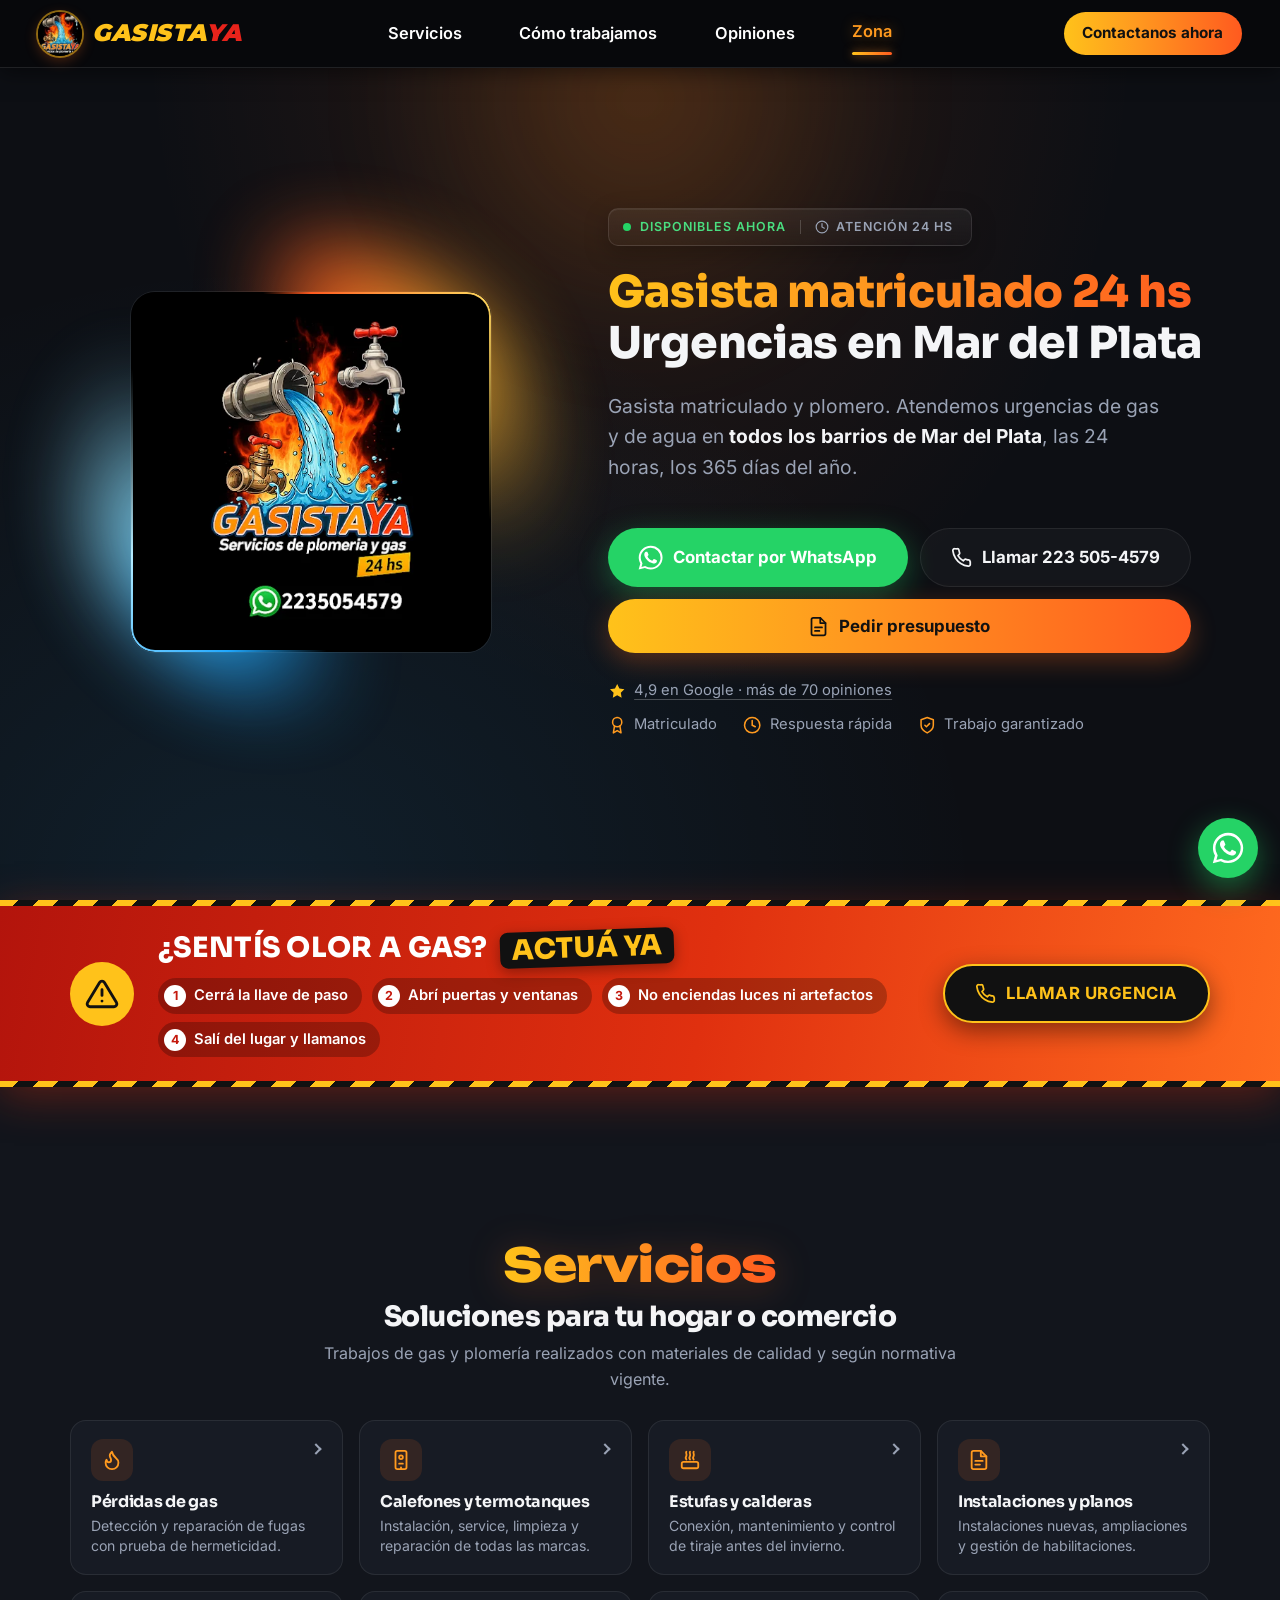
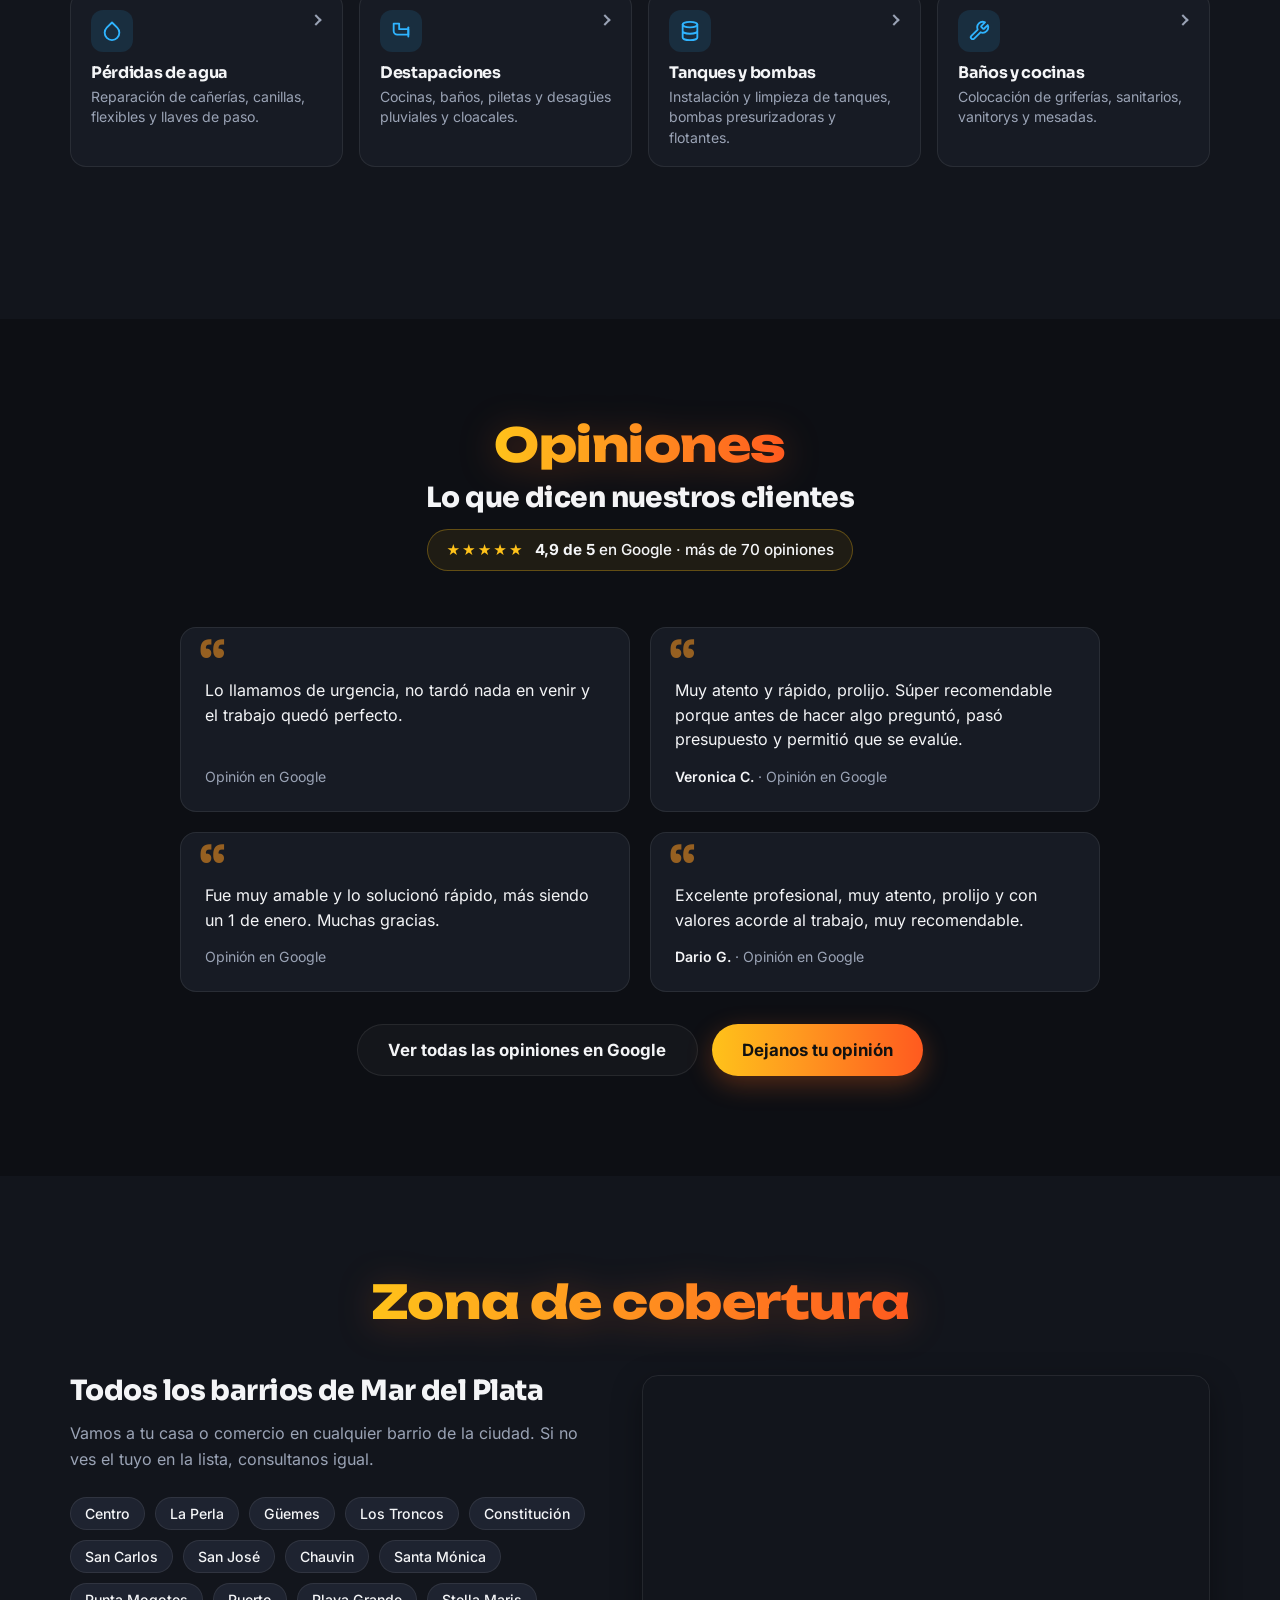
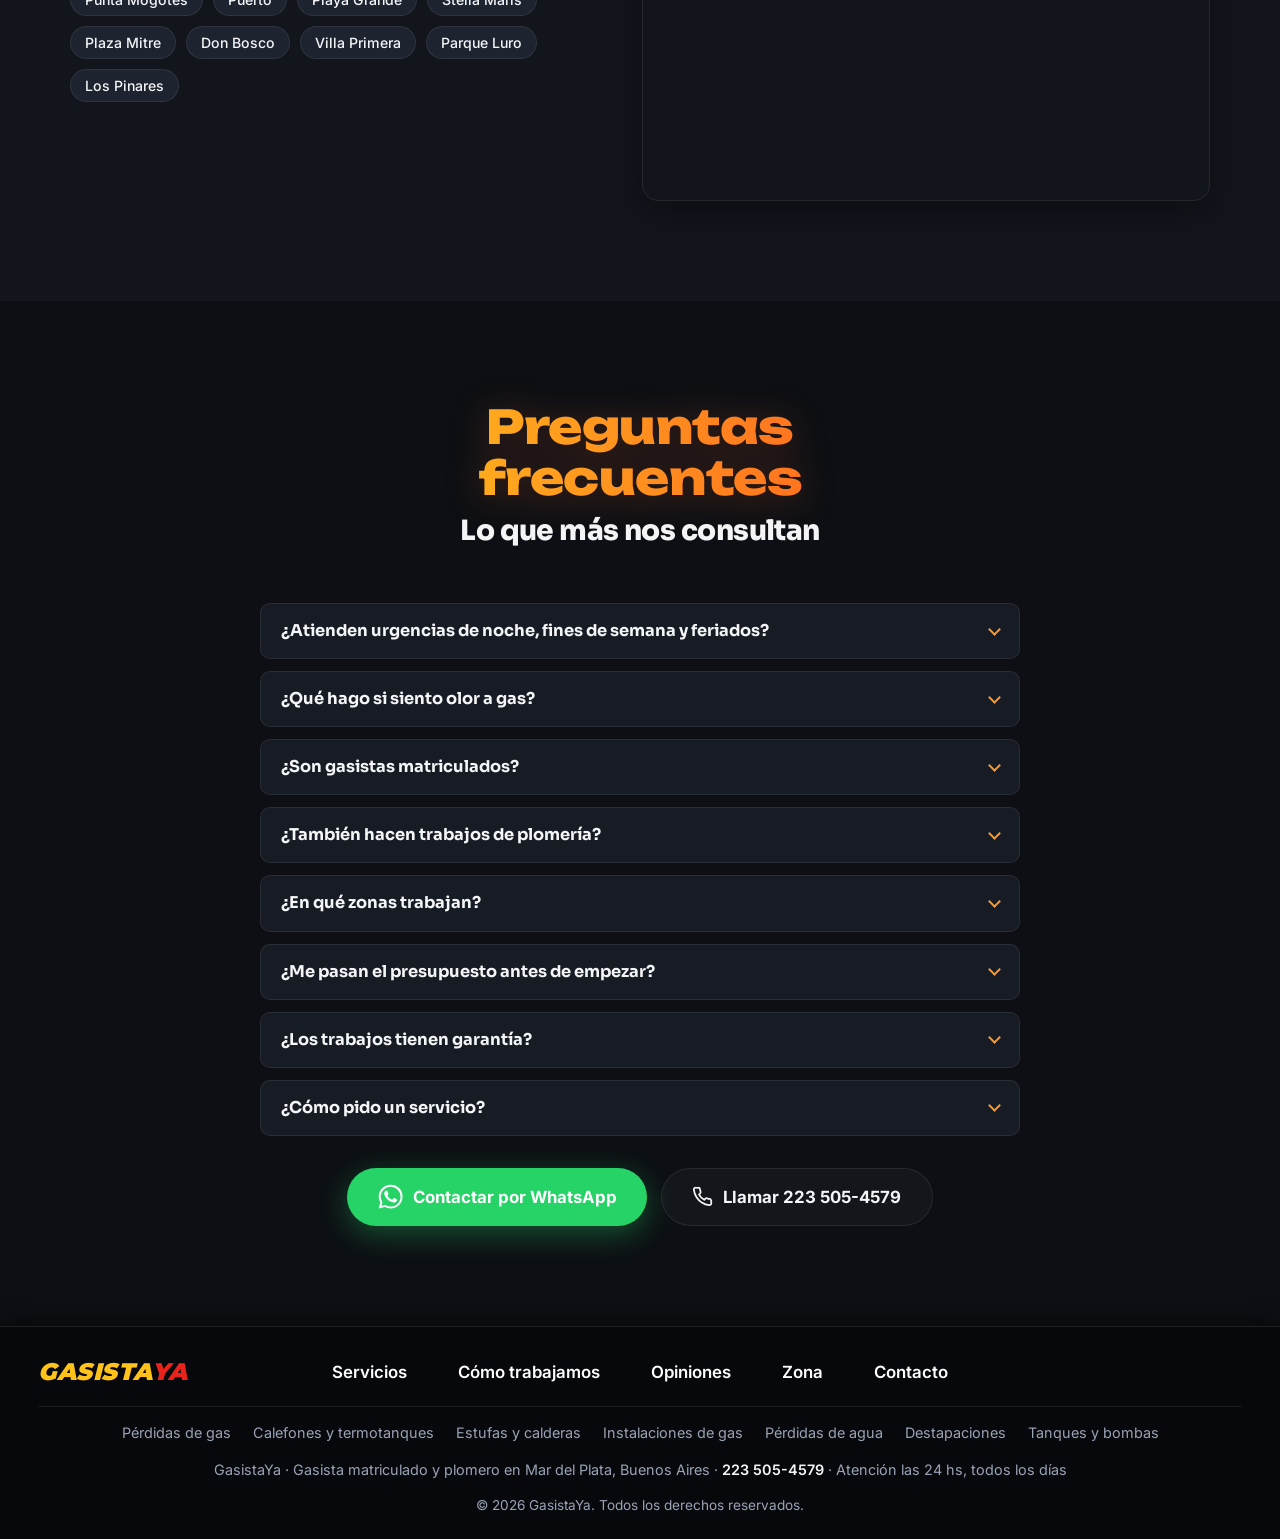
<file: index.html>
<!DOCTYPE html>
<html lang="es-AR" class="no-js">
<head>
  <meta charset="UTF-8" />
  <meta name="viewport" content="width=device-width, initial-scale=1.0" />
  <title>Gasista matriculado en Mar del Plata · Urgencias 24 hs | GasistaYa</title>
  <meta name="description" content="Gasista matriculado y plomero de urgencia en Mar del Plata. Pérdidas de gas, calefones, estufas, destapaciones y más. Atención 24 hs. WhatsApp 223 505-4579." />
  <meta name="theme-color" content="#0d0f14" />
  <link rel="canonical" href="https://gasistaya.com/" />

  <!-- Open Graph (vista previa al compartir el link) -->
  <meta property="og:title" content="Gasista matriculado en Mar del Plata · Urgencias 24 hs" />
  <meta property="og:description" content="Pérdidas de gas, calefones, estufas y plomería de urgencia en Mar del Plata. Atención 24 hs, todos los días." />
  <meta property="og:locale" content="es_AR" />
  <meta property="og:site_name" content="GasistaYa" />
  <meta property="og:url" content="https://gasistaya.com/" />
  <meta property="og:image" content="https://gasistaya.com/og-image.png" />
  <meta property="og:image:width" content="1200" />
  <meta property="og:image:height" content="630" />
  <meta name="twitter:card" content="summary_large_image" />
  <meta property="og:type" content="website" />

  <link rel="icon" href="favicon.ico" sizes="16x16 32x32 48x48" />
  <link rel="icon" type="image/png" sizes="96x96" href="favicon-96.png" />
  <link rel="apple-touch-icon" href="apple-touch-icon.png" />
  <link rel="preload" href="fonts/inter-latin.woff2" as="font" type="font/woff2" crossorigin />
  <link rel="preload" href="fonts/sora-latin.woff2" as="font" type="font/woff2" crossorigin />
  <link rel="stylesheet" href="styles.css" />

  <!-- Datos estructurados para Google (nombre del sitio) -->
  <script type="application/ld+json">
  {
    "@context": "https://schema.org",
    "@type": "WebSite",
    "@id": "https://gasistaya.com/#sitio",
    "url": "https://gasistaya.com/",
    "name": "GasistaYa",
    "alternateName": ["Gasista Ya", "Plomero Gasista Ya"],
    "inLanguage": "es-AR",
    "publisher": { "@id": "https://gasistaya.com/#negocio" }
  }
  </script>

  <!-- Datos estructurados para Google (negocio local) -->
  <script type="application/ld+json">
  {
    "@context": "https://schema.org",
    "@type": ["Plumber", "HVACBusiness"],
    "@id": "https://gasistaya.com/#negocio",
    "name": "GasistaYa",
    "alternateName": "Plomero Gasista Ya",
    "url": "https://gasistaya.com/",
    "image": "https://gasistaya.com/og-image.png",
    "logo": "https://gasistaya.com/logo-gasistaya.webp",
    "description": "Gasista matriculado y plomero en Mar del Plata. Urgencias de gas y plomería las 24 hs, todos los días.",
    "telephone": "+5492235054579",
    "hasMap": "https://www.google.com/maps?cid=2627887052443892704",
    "sameAs": ["https://www.google.com/maps?cid=2627887052443892704"],
    "areaServed": {
      "@type": "City",
      "name": "Mar del Plata",
      "containsPlace": [
        { "@type": "Place", "name": "Centro" },
        { "@type": "Place", "name": "La Perla" },
        { "@type": "Place", "name": "Güemes" },
        { "@type": "Place", "name": "Los Troncos" },
        { "@type": "Place", "name": "Constitución" },
        { "@type": "Place", "name": "San Carlos" },
        { "@type": "Place", "name": "San José" },
        { "@type": "Place", "name": "Chauvin" },
        { "@type": "Place", "name": "Santa Mónica" },
        { "@type": "Place", "name": "Punta Mogotes" },
        { "@type": "Place", "name": "Puerto" },
        { "@type": "Place", "name": "Playa Grande" },
        { "@type": "Place", "name": "Stella Maris" },
        { "@type": "Place", "name": "Plaza Mitre" },
        { "@type": "Place", "name": "Don Bosco" },
        { "@type": "Place", "name": "Villa Primera" },
        { "@type": "Place", "name": "Parque Luro" },
        { "@type": "Place", "name": "Los Pinares" }
      ]
    },
    "address": { "@type": "PostalAddress", "addressLocality": "Mar del Plata", "addressRegion": "Buenos Aires", "addressCountry": "AR" },
    "openingHoursSpecification": {
      "@type": "OpeningHoursSpecification",
      "dayOfWeek": ["Monday","Tuesday","Wednesday","Thursday","Friday","Saturday","Sunday"],
      "opens": "00:00", "closes": "23:59"
    },
    "hasOfferCatalog": {
      "@type": "OfferCatalog",
      "name": "Servicios de gas y plomería",
      "itemListElement": [
        { "@type": "Offer", "itemOffered": { "@type": "Service", "name": "Detección y reparación de pérdidas de gas", "url": "https://gasistaya.com/perdidas-de-gas.html" } },
        { "@type": "Offer", "itemOffered": { "@type": "Service", "name": "Instalación y service de calefones y termotanques", "url": "https://gasistaya.com/calefones-y-termotanques.html" } },
        { "@type": "Offer", "itemOffered": { "@type": "Service", "name": "Conexión y mantenimiento de estufas y calderas", "url": "https://gasistaya.com/estufas-y-calderas.html" } },
        { "@type": "Offer", "itemOffered": { "@type": "Service", "name": "Instalaciones de gas, planos y habilitaciones", "url": "https://gasistaya.com/instalaciones-de-gas.html" } },
        { "@type": "Offer", "itemOffered": { "@type": "Service", "name": "Reparación de pérdidas de agua", "url": "https://gasistaya.com/perdidas-de-agua.html" } },
        { "@type": "Offer", "itemOffered": { "@type": "Service", "name": "Destapaciones", "url": "https://gasistaya.com/destapaciones.html" } },
        { "@type": "Offer", "itemOffered": { "@type": "Service", "name": "Instalación de tanques y bombas", "url": "https://gasistaya.com/tanques-y-bombas.html" } },
        { "@type": "Offer", "itemOffered": { "@type": "Service", "name": "Colocación de griferías, sanitarios y mesadas" } }
      ]
    }
  }
  </script>
</head>
<body>

  <!-- ============ HEADER ============ -->
  <header class="header" id="header">
    <div class="header__inner">
      <a href="#inicio" class="brand" aria-label="GasistaYa, ir al inicio">
        <span class="brand__logo"><img src="logo-gasistaya-192.webp" alt="" width="44" height="44" /></span>
        <span class="brand__name">GASISTA<span>YA</span></span>
      </a>

      <nav class="nav" id="nav" aria-label="Navegación principal">
        <a href="#servicios">Servicios</a>
        <a href="como-trabajamos.html">Cómo trabajamos</a>
        <a href="#opiniones">Opiniones</a>
        <a href="#zona">Zona</a>
        <a href="presupuesto.html" class="nav__cta nav__cta--mobile">Contactanos ahora</a>
      </nav>

      <a href="presupuesto.html" class="nav__cta header__cta">Contactanos ahora</a>

      <button type="button" class="menu-toggle" id="menuToggle" aria-label="Abrir menú" aria-expanded="false" aria-controls="nav">
        <span></span><span></span><span></span>
      </button>
    </div>
  </header>

  <main>
    <!-- ============ HERO ============ -->
    <section class="hero" id="inicio">
      <div class="hero__glow" aria-hidden="true"></div>
      <div class="container hero__inner">
        <div class="hero__logo">
          <img src="logo-gasistaya.webp" alt="Logo de GasistaYa – Servicios de plomería y gas 24 hs" width="400" height="400" fetchpriority="high"
               onerror="this.parentElement.classList.add('hero__logo--fallback'); this.remove();" />
          <div class="hero__logo-text" aria-hidden="true">GASISTA<span>YA</span><small>Plomería y gas · 24 hs</small></div>
        </div>

        <div class="hero__content">
          <span class="status">
            <span class="status__live">
              <span class="status__dot"></span>
              <span id="statusText">Disponibles ahora</span>
            </span>
            <span class="status__sep" aria-hidden="true"></span>
            <span class="status__info">
              <svg class="status__icon" viewBox="0 0 24 24" aria-hidden="true"><use href="#i-clock"/></svg>
              <span id="statusSub">Atención 24 hs</span>
            </span>
          </span>

          <h1 class="hero__title">
            <span class="gradient-text">Gasista matriculado 24 hs</span>
            Urgencias en Mar del Plata
          </h1>

          <p class="hero__subtitle">
            Gasista matriculado y plomero. Atendemos urgencias de gas y de agua en
            <strong>todos los barrios de Mar del Plata</strong>, las 24 horas, los 365 días del año.
          </p>

          <div class="hero__actions">
            <a class="btn btn--whatsapp js-wa" data-msg="Hola GasistaYa, necesito un servicio urgente." href="https://wa.me/5492235054579" target="_blank" rel="noopener">
              <svg class="icon" viewBox="0 0 24 24" aria-hidden="true"><use href="#i-whatsapp"/></svg>
              Contactar por WhatsApp
            </a>
            <a class="btn btn--ghost" href="tel:+5492235054579">
              <svg class="icon" viewBox="0 0 24 24" aria-hidden="true"><use href="#i-phone"/></svg>
              Llamar 223 505-4579
            </a>
            <a class="btn btn--quote" href="presupuesto.html">
              <svg class="icon" viewBox="0 0 24 24" aria-hidden="true"><use href="#i-doc"/></svg>
              Pedir presupuesto
            </a>
          </div>

          <ul class="trust">
            <li class="trust__rating"><a href="#opiniones"><svg class="icon icon--star" viewBox="0 0 24 24" aria-hidden="true"><use href="#i-star"/></svg> 4,9 en Google · más de 70 opiniones</a></li>
            <li><svg class="icon" viewBox="0 0 24 24" aria-hidden="true"><use href="#i-badge"/></svg> Matriculado</li>
            <li><svg class="icon" viewBox="0 0 24 24" aria-hidden="true"><use href="#i-clock"/></svg> Respuesta rápida</li>
            <li><svg class="icon" viewBox="0 0 24 24" aria-hidden="true"><use href="#i-shield"/></svg> Trabajo garantizado</li>
          </ul>
        </div>
      </div>
    </section>

    <!-- ============ ALERTA DE GAS ============ -->
    <section class="alert-band" aria-labelledby="alertTitle">
      <div class="container alert-band__inner">
        <div class="alert-band__icon" aria-hidden="true">
          <svg class="icon" viewBox="0 0 24 24"><use href="#i-alert"/></svg>
        </div>

        <div class="alert-band__body">
          <h2 class="alert-band__title" id="alertTitle">¿Sentís olor a gas? <span class="alert-band__highlight">Actuá ya</span></h2>
          <ol class="alert-band__steps">
            <li><span>1</span>Cerrá la llave de paso</li>
            <li><span>2</span>Abrí puertas y ventanas</li>
            <li><span>3</span>No enciendas luces ni artefactos</li>
            <li><span>4</span>Salí del lugar y llamanos</li>
          </ol>
        </div>

        <a class="btn alert-band__btn" href="tel:+5492235054579">
          <svg class="icon" viewBox="0 0 24 24" aria-hidden="true"><use href="#i-phone"/></svg>
          Llamar urgencia
        </a>
      </div>
    </section>

    <!-- ============ SERVICIOS ============ -->
    <section class="section section--alt" id="servicios">
      <div class="container">
        <header class="section__head reveal">
          <span class="eyebrow section-title">Servicios</span>
          <h2>Soluciones para tu hogar o comercio</h2>
          <p>Trabajos de gas y plomería realizados con materiales de calidad y según normativa vigente.</p>
        </header>

        <div class="grid grid--services">
          <article class="card card--link reveal">
            <div class="card__icon card__icon--fire"><svg class="icon" viewBox="0 0 24 24"><use href="#i-flame"/></svg></div>
            <h3><a href="perdidas-de-gas.html">Pérdidas de gas</a></h3>
            <p>Detección y reparación de fugas con prueba de hermeticidad.</p>
          </article>
          <article class="card card--link reveal">
            <div class="card__icon card__icon--fire"><svg class="icon" viewBox="0 0 24 24"><use href="#i-heater"/></svg></div>
            <h3><a href="calefones-y-termotanques.html">Calefones y termotanques</a></h3>
            <p>Instalación, service, limpieza y reparación de todas las marcas.</p>
          </article>
          <article class="card card--link reveal">
            <div class="card__icon card__icon--fire"><svg class="icon" viewBox="0 0 24 24"><use href="#i-heat"/></svg></div>
            <h3><a href="estufas-y-calderas.html">Estufas y calderas</a></h3>
            <p>Conexión, mantenimiento y control de tiraje antes del invierno.</p>
          </article>
          <article class="card card--link reveal">
            <div class="card__icon card__icon--fire"><svg class="icon" viewBox="0 0 24 24"><use href="#i-doc"/></svg></div>
            <h3><a href="instalaciones-de-gas.html">Instalaciones y planos</a></h3>
            <p>Instalaciones nuevas, ampliaciones y gestión de habilitaciones.</p>
          </article>
          <article class="card card--water card--link reveal">
            <div class="card__icon card__icon--water"><svg class="icon" viewBox="0 0 24 24"><use href="#i-drop"/></svg></div>
            <h3><a href="perdidas-de-agua.html">Pérdidas de agua</a></h3>
            <p>Reparación de cañerías, canillas, flexibles y llaves de paso.</p>
          </article>
          <article class="card card--water card--link reveal">
            <div class="card__icon card__icon--water"><svg class="icon" viewBox="0 0 24 24"><use href="#i-pipe"/></svg></div>
            <h3><a href="destapaciones.html">Destapaciones</a></h3>
            <p>Cocinas, baños, piletas y desagües pluviales y cloacales.</p>
          </article>
          <article class="card card--water card--link reveal">
            <div class="card__icon card__icon--water"><svg class="icon" viewBox="0 0 24 24"><use href="#i-tank"/></svg></div>
            <h3><a href="tanques-y-bombas.html">Tanques y bombas</a></h3>
            <p>Instalación y limpieza de tanques, bombas presurizadoras y flotantes.</p>
          </article>
          <article class="card card--water card--link reveal">
            <div class="card__icon card__icon--water"><svg class="icon" viewBox="0 0 24 24"><use href="#i-wrench"/></svg></div>
            <h3><a href="presupuesto.html?servicio=banos-y-cocinas">Baños y cocinas</a></h3>
            <p>Colocación de griferías, sanitarios, vanitorys y mesadas.</p>
          </article>
        </div>
      </div>
    </section>

    <!-- ============ OPINIONES ============ -->
    <!-- Opiniones reales tomadas del Perfil de Negocio en Google (solo se corrigió ortografía) -->
    <section class="section" id="opiniones">
      <div class="container">
        <header class="section__head reveal">
          <span class="eyebrow section-title">Opiniones</span>
          <h2>Lo que dicen nuestros clientes</h2>
          <p>
            <span class="rating">
              <span class="rating__stars" aria-hidden="true">★★★★★</span>
              <span><strong>4,9 de 5</strong> en Google · más de 70 opiniones</span>
            </span>
          </p>
        </header>

        <div class="grid grid--reviews">
          <figure class="review reveal">
            <blockquote>Lo llamamos de urgencia, no tardó nada en venir y el trabajo quedó perfecto.</blockquote>
            <figcaption>Opinión en Google</figcaption>
          </figure>
          <figure class="review reveal">
            <blockquote>Muy atento y rápido, prolijo. Súper recomendable porque antes de hacer algo preguntó, pasó presupuesto y permitió que se evalúe.</blockquote>
            <figcaption><strong>Veronica C.</strong> · Opinión en Google</figcaption>
          </figure>
          <figure class="review reveal">
            <blockquote>Fue muy amable y lo solucionó rápido, más siendo un 1 de enero. Muchas gracias.</blockquote>
            <figcaption>Opinión en Google</figcaption>
          </figure>
          <figure class="review reveal">
            <blockquote>Excelente profesional, muy atento, prolijo y con valores acorde al trabajo, muy recomendable.</blockquote>
            <figcaption><strong>Dario G.</strong> · Opinión en Google</figcaption>
          </figure>
        </div>

        <div class="cta-row reveal">
          <a class="btn btn--ghost" href="https://www.google.com/maps?cid=2627887052443892704" target="_blank" rel="noopener">Ver todas las opiniones en Google</a>
          <a class="btn btn--quote" href="https://search.google.com/local/writereview?placeid=ChIJ6yO78uzfhJUR4DvE3lkheCQ" target="_blank" rel="noopener">Dejanos tu opinión</a>
        </div>
      </div>
    </section>

    <!-- ============ ZONA ============ -->
    <section class="section section--alt" id="zona">
      <div class="container zona">
        <span class="eyebrow section-title zona__title reveal">Zona de cobertura</span>
        <div class="zona__text reveal">
          <h2>Todos los barrios de Mar del Plata</h2>
          <p>Vamos a tu casa o comercio en cualquier barrio de la ciudad. Si no ves el tuyo en la lista, consultanos igual.</p>
          <ul class="tags" id="zonaTags" aria-label="Elegí un barrio para verlo en el mapa">
            <li><button type="button" class="tag" data-q="Centro, Mar del Plata" data-z="15">Centro</button></li>
            <li><button type="button" class="tag" data-q="La Perla, Mar del Plata" data-z="15">La Perla</button></li>
            <li><button type="button" class="tag" data-q="Güemes, Mar del Plata" data-z="15">Güemes</button></li>
            <li><button type="button" class="tag" data-q="Los Troncos, Mar del Plata" data-z="15">Los Troncos</button></li>
            <li><button type="button" class="tag" data-q="Constitución, Mar del Plata" data-z="15">Constitución</button></li>
            <li><button type="button" class="tag" data-q="San Carlos, Mar del Plata" data-z="15">San Carlos</button></li>
            <li><button type="button" class="tag" data-q="San José, Mar del Plata" data-z="15">San José</button></li>
            <li><button type="button" class="tag" data-q="Chauvin, Mar del Plata" data-z="15">Chauvin</button></li>
            <li><button type="button" class="tag" data-q="Santa Mónica, Mar del Plata" data-z="15">Santa Mónica</button></li>
            <li><button type="button" class="tag" data-q="Punta Mogotes, Mar del Plata" data-z="15">Punta Mogotes</button></li>
            <li><button type="button" class="tag" data-q="Puerto de Mar del Plata" data-z="15">Puerto</button></li>
            <li><button type="button" class="tag" data-q="Playa Grande, Mar del Plata" data-z="15">Playa Grande</button></li>
            <li><button type="button" class="tag" data-q="Stella Maris, Mar del Plata" data-z="15">Stella Maris</button></li>
            <li><button type="button" class="tag" data-q="Plaza Mitre, Mar del Plata" data-z="15">Plaza Mitre</button></li>
            <li><button type="button" class="tag" data-q="Barrio Don Bosco, Mar del Plata" data-z="15">Don Bosco</button></li>
            <li><button type="button" class="tag" data-q="Villa Primera, Mar del Plata" data-z="15">Villa Primera</button></li>
            <li><button type="button" class="tag" data-q="Parque Luro, Mar del Plata" data-z="15">Parque Luro</button></li>
            <li><button type="button" class="tag" data-q="Los Pinares, Mar del Plata" data-z="15">Los Pinares</button></li>
          </ul>
        </div>
        <div class="zona__map reveal">
          <iframe
            id="zonaMap"
            title="Mapa de Mar del Plata"
            data-src="https://www.google.com/maps?q=Mar+del+Plata,+Buenos+Aires&z=12&output=embed"
            loading="lazy" referrerpolicy="no-referrer-when-downgrade"></iframe>
        </div>
      </div>
    </section>

    <!-- ============ PREGUNTAS FRECUENTES ============ -->
    <section class="section" id="preguntas">
      <div class="container">
        <header class="section__head reveal">
          <span class="eyebrow section-title">Preguntas frecuentes</span>
          <h2>Lo que más nos consultan</h2>
        </header>

        <div class="faq">
          <details class="faq__item">
            <summary><h3>¿Atienden urgencias de noche, fines de semana y feriados?</h3></summary>
            <p>Sí. Tenemos guardia las 24 horas, los 365 días del año, incluidos feriados. Escribinos por WhatsApp o llamanos al 223 505-4579 y coordinamos la visita.</p>
          </details>
          <details class="faq__item">
            <summary><h3>¿Qué hago si siento olor a gas?</h3></summary>
            <p>Cerrá la llave de paso, abrí puertas y ventanas, no enciendas luces ni artefactos y salí del lugar. Después llamanos: vamos, encontramos la pérdida y la reparamos con prueba de hermeticidad. <a href="perdidas-de-gas.html">Más sobre pérdidas de gas</a>.</p>
          </details>
          <details class="faq__item">
            <summary><h3>¿Son gasistas matriculados?</h3></summary>
            <p>Sí. Los trabajos de gas los hace un gasista matriculado, habilitado para instalaciones nuevas, reparaciones, planos y trámites de habilitación.</p>
          </details>
          <details class="faq__item">
            <summary><h3>¿También hacen trabajos de plomería?</h3></summary>
            <p>Sí. Además de gas, reparamos pérdidas de agua, hacemos destapaciones, instalamos y limpiamos tanques y bombas, y colocamos griferías y sanitarios.</p>
          </details>
          <details class="faq__item">
            <summary><h3>¿En qué zonas trabajan?</h3></summary>
            <p>En todos los barrios de Mar del Plata: Centro, La Perla, Güemes, Los Troncos, Constitución, San Carlos, San José, Chauvin, Santa Mónica, Punta Mogotes, Puerto y el resto de la ciudad.</p>
          </details>
          <details class="faq__item">
            <summary><h3>¿Me pasan el presupuesto antes de empezar?</h3></summary>
            <p>Sí. Coordinamos la visita, vemos el problema y te damos un presupuesto claro antes de empezar el trabajo.</p>
          </details>
          <details class="faq__item">
            <summary><h3>¿Los trabajos tienen garantía?</h3></summary>
            <p>Sí. Respaldamos cada trabajo que realizamos.</p>
          </details>
          <details class="faq__item">
            <summary><h3>¿Cómo pido un servicio?</h3></summary>
            <p>Lo más rápido es WhatsApp: contanos el problema y, si podés, mandanos una foto. También podés llamarnos o <a href="presupuesto.html">pedir un presupuesto</a> con el formulario.</p>
          </details>
        </div>

        <div class="cta-row reveal">
          <a class="btn btn--whatsapp js-wa" data-msg="Hola GasistaYa, necesito un servicio urgente." href="https://wa.me/5492235054579" target="_blank" rel="noopener">
            <svg class="icon" viewBox="0 0 24 24" aria-hidden="true"><use href="#i-whatsapp"/></svg>
            Contactar por WhatsApp
          </a>
          <a class="btn btn--ghost" href="tel:+5492235054579">
            <svg class="icon" viewBox="0 0 24 24" aria-hidden="true"><use href="#i-phone"/></svg>
            Llamar 223 505-4579
          </a>
        </div>
      </div>
    </section>

  </main>

  <!-- ============ FOOTER ============ -->
  <footer class="footer">
    <div class="footer__inner">
      <span class="brand__name footer__brand">GASISTA<span>YA</span></span>
      <nav class="footer__nav" aria-label="Enlaces del pie">
        <a href="#servicios">Servicios</a>
        <a href="como-trabajamos.html">Cómo trabajamos</a>
        <a href="#opiniones">Opiniones</a>
        <a href="#zona">Zona</a>
        <a href="presupuesto.html">Contacto</a>
      </nav>
      <nav class="footer__services" aria-label="Servicios">
        <a href="perdidas-de-gas.html">Pérdidas de gas</a>
        <a href="calefones-y-termotanques.html">Calefones y termotanques</a>
        <a href="estufas-y-calderas.html">Estufas y calderas</a>
        <a href="instalaciones-de-gas.html">Instalaciones de gas</a>
        <a href="perdidas-de-agua.html">Pérdidas de agua</a>
        <a href="destapaciones.html">Destapaciones</a>
        <a href="tanques-y-bombas.html">Tanques y bombas</a>
      </nav>
      <p class="footer__nap">GasistaYa · Gasista matriculado y plomero en Mar del Plata, Buenos Aires · <a href="tel:+5492235054579">223 505-4579</a> · Atención las 24 hs, todos los días</p>
      <p class="footer__copy">© <span id="year">2026</span> GasistaYa. Todos los derechos reservados.</p>
    </div>
  </footer>

  <!-- Contacto siempre a mano: burbuja de WhatsApp en computadora, barra Llamar / WhatsApp en celular -->
  <a class="wa-float js-wa" href="https://wa.me/5492235054579" target="_blank" rel="noopener" aria-label="Escribir por WhatsApp">
    <svg viewBox="0 0 24 24" aria-hidden="true"><use href="#i-whatsapp"/></svg>
  </a>
  <div class="contact-bar" role="group" aria-label="Contacto rápido">
    <a class="contact-bar__btn contact-bar__btn--call" href="tel:+5492235054579">
      <svg class="icon" viewBox="0 0 24 24" aria-hidden="true"><use href="#i-phone"/></svg>
      Llamar
    </a>
    <a class="contact-bar__btn contact-bar__btn--wa js-wa" href="https://wa.me/5492235054579" target="_blank" rel="noopener">
      <svg class="icon" viewBox="0 0 24 24" aria-hidden="true"><use href="#i-whatsapp"/></svg>
      WhatsApp
    </a>
  </div>

  <!-- ============ ÍCONOS SVG ============ -->
  <!-- Solo los íconos que usa esta página. Para sumar otro, copiá su <symbol> de una página que lo tenga. -->
  <svg xmlns="http://www.w3.org/2000/svg" style="display:none">
    <symbol id="i-whatsapp" viewBox="0 0 24 24"><path fill="currentColor" d="M17.47 14.38c-.3-.15-1.76-.87-2.03-.97-.27-.1-.47-.15-.67.15-.2.3-.77.97-.94 1.17-.17.2-.35.22-.65.07-.3-.15-1.26-.46-2.4-1.48-.89-.79-1.49-1.77-1.66-2.07-.17-.3-.02-.46.13-.61.13-.13.3-.35.45-.52.15-.17.2-.3.3-.5.1-.2.05-.37-.02-.52-.08-.15-.67-1.62-.92-2.22-.24-.58-.49-.5-.67-.51h-.57c-.2 0-.52.07-.8.37-.27.3-1.04 1.02-1.04 2.48s1.07 2.88 1.21 3.08c.15.2 2.1 3.2 5.08 4.49.71.31 1.26.49 1.69.63.71.22 1.36.19 1.87.12.57-.09 1.76-.72 2-1.41.25-.7.25-1.29.17-1.41-.07-.13-.27-.2-.57-.35M12.05 21.5h-.01a9.4 9.4 0 0 1-4.8-1.32l-.34-.2-3.57.94.95-3.48-.22-.36a9.4 9.4 0 0 1-1.45-5.02c0-5.2 4.24-9.44 9.45-9.44a9.4 9.4 0 0 1 9.44 9.45c0 5.2-4.24 9.44-9.45 9.44M20.08 3.92A11.27 11.27 0 0 0 12.05.6C5.8.6.7 5.7.7 11.95c0 2 .52 3.95 1.52 5.67L.6 23.4l5.9-1.55a11.33 11.33 0 0 0 5.54 1.41h.01c6.25 0 11.34-5.09 11.35-11.35 0-3.03-1.18-5.88-3.32-8.02"/></symbol>
    <symbol id="i-phone" viewBox="0 0 24 24"><path fill="none" stroke="currentColor" stroke-width="2" stroke-linecap="round" stroke-linejoin="round" d="M22 16.9v3a2 2 0 0 1-2.2 2 19.8 19.8 0 0 1-8.6-3.1 19.5 19.5 0 0 1-6-6A19.8 19.8 0 0 1 2.1 4.2 2 2 0 0 1 4.1 2h3a2 2 0 0 1 2 1.7c.1.9.4 1.8.7 2.7a2 2 0 0 1-.5 2.1L8 9.8a16 16 0 0 0 6 6l1.3-1.3a2 2 0 0 1 2.1-.4c.9.3 1.8.6 2.7.7a2 2 0 0 1 1.7 2z"/></symbol>
    <symbol id="i-clock" viewBox="0 0 24 24"><g fill="none" stroke="currentColor" stroke-width="2" stroke-linecap="round"><circle cx="12" cy="12" r="10"/><path d="M12 6v6l4 2"/></g></symbol>
    <symbol id="i-badge" viewBox="0 0 24 24"><g fill="none" stroke="currentColor" stroke-width="2" stroke-linecap="round" stroke-linejoin="round"><circle cx="12" cy="8" r="6"/><path d="M15.5 13 17 22l-5-3-5 3 1.5-9"/></g></symbol>
    <symbol id="i-shield" viewBox="0 0 24 24"><g fill="none" stroke="currentColor" stroke-width="2" stroke-linecap="round" stroke-linejoin="round"><path d="M12 22s8-4 8-10V5l-8-3-8 3v7c0 6 8 10 8 10z"/><path d="m9 12 2 2 4-4"/></g></symbol>
    <symbol id="i-alert" viewBox="0 0 24 24"><g fill="none" stroke="currentColor" stroke-width="2" stroke-linecap="round" stroke-linejoin="round"><path d="M10.3 3.9 1.8 18a2 2 0 0 0 1.7 3h17a2 2 0 0 0 1.7-3L13.7 3.9a2 2 0 0 0-3.4 0z"/><path d="M12 9v4M12 17h.01"/></g></symbol>
    <symbol id="i-flame" viewBox="0 0 24 24"><path fill="none" stroke="currentColor" stroke-width="2" stroke-linecap="round" stroke-linejoin="round" d="M8.5 14.5A2.5 2.5 0 0 0 11 12c0-1.4-.5-2-1-3-1.1-2.1-.2-4 2-6 .5 2.5 2 4.9 4 6.5 2 1.6 3 3.5 3 5.5a7 7 0 1 1-14 0c0-1.2.4-2.3 1-3.3.3 1.6 1.1 2.8 2.5 2.8z"/></symbol>
    <symbol id="i-heater" viewBox="0 0 24 24"><g fill="none" stroke="currentColor" stroke-width="2" stroke-linecap="round" stroke-linejoin="round"><rect x="6" y="2" width="12" height="20" rx="2"/><circle cx="12" cy="9" r="2"/><path d="M10 16h4M12 22v-2"/></g></symbol>
    <symbol id="i-heat" viewBox="0 0 24 24"><g fill="none" stroke="currentColor" stroke-width="2" stroke-linecap="round" stroke-linejoin="round"><path d="M8 3c-1 1.5 1 3 0 4.5S7 10 8 11.5M12 3c-1 1.5 1 3 0 4.5S11 10 12 11.5M16 3c-1 1.5 1 3 0 4.5S15 10 16 11.5"/><rect x="3" y="14" width="18" height="7" rx="2"/></g></symbol>
    <symbol id="i-doc" viewBox="0 0 24 24"><g fill="none" stroke="currentColor" stroke-width="2" stroke-linecap="round" stroke-linejoin="round"><path d="M14 2H6a2 2 0 0 0-2 2v16a2 2 0 0 0 2 2h12a2 2 0 0 0 2-2V8z"/><path d="M14 2v6h6M8 13h8M8 17h5"/></g></symbol>
    <symbol id="i-drop" viewBox="0 0 24 24"><path fill="none" stroke="currentColor" stroke-width="2" stroke-linecap="round" stroke-linejoin="round" d="M12 2.7 6.3 8.3a8 8 0 1 0 11.4 0z"/></symbol>
    <symbol id="i-pipe" viewBox="0 0 24 24"><g fill="none" stroke="currentColor" stroke-width="2" stroke-linecap="round" stroke-linejoin="round"><path d="M4 4h6v6h10v6H8a4 4 0 0 1-4-4z"/><path d="M20 8v10"/></g></symbol>
    <symbol id="i-tank" viewBox="0 0 24 24"><g fill="none" stroke="currentColor" stroke-width="2" stroke-linecap="round" stroke-linejoin="round"><ellipse cx="12" cy="5" rx="8" ry="3"/><path d="M4 5v14c0 1.7 3.6 3 8 3s8-1.3 8-3V5M4 12c0 1.7 3.6 3 8 3s8-1.3 8-3"/></g></symbol>
    <symbol id="i-wrench" viewBox="0 0 24 24"><path fill="none" stroke="currentColor" stroke-width="2" stroke-linecap="round" stroke-linejoin="round" d="M14.7 6.3a1 1 0 0 0 0 1.4l1.6 1.6a1 1 0 0 0 1.4 0l3.8-3.8a6 6 0 0 1-7.9 7.9l-6.9 6.9a2.1 2.1 0 0 1-3-3l6.9-6.9a6 6 0 0 1 7.9-7.9z"/></symbol>
    <symbol id="i-star" viewBox="0 0 24 24"><path fill="currentColor" d="m12 2.6 2.9 5.9 6.5.9-4.7 4.6 1.1 6.5-5.8-3.1-5.8 3.1 1.1-6.5-4.7-4.6 6.5-.9z"/></symbol>
  </svg>

  <script src="script.js"></script>
</body>
</html>
</file>
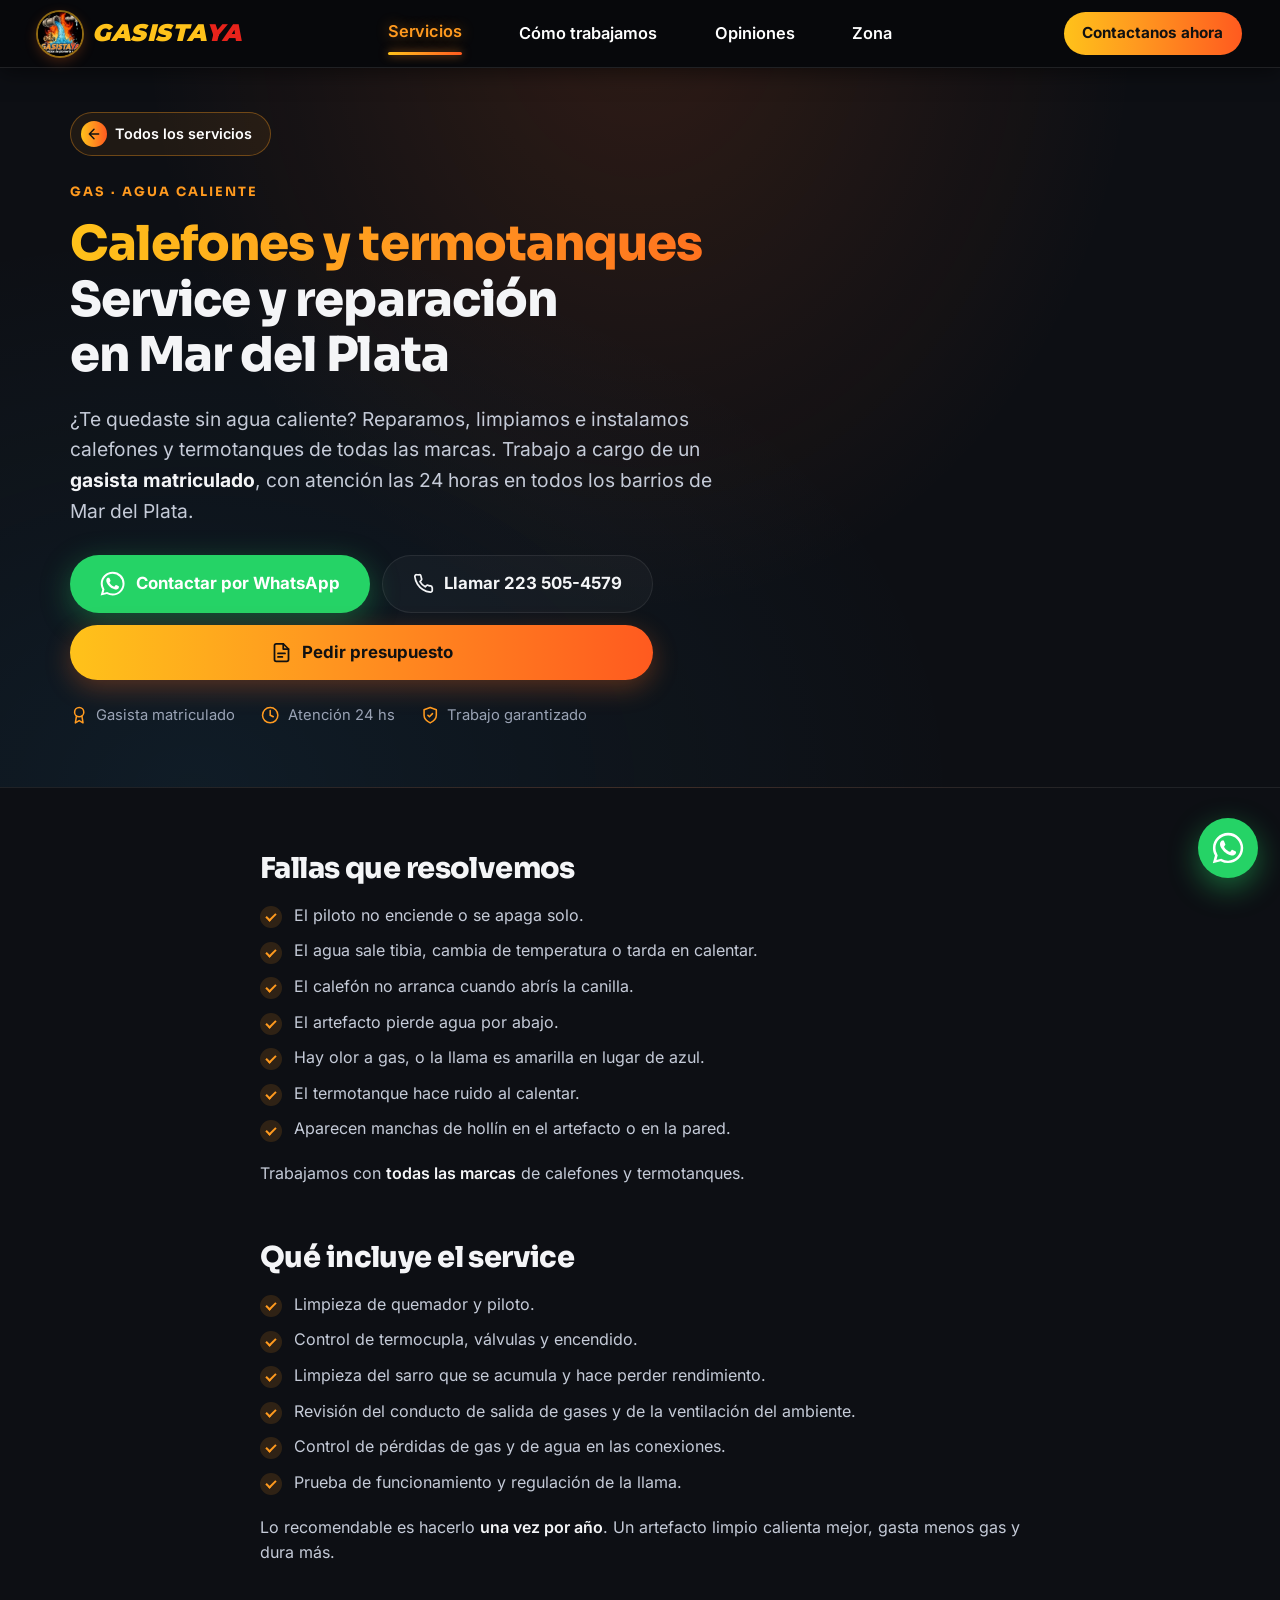
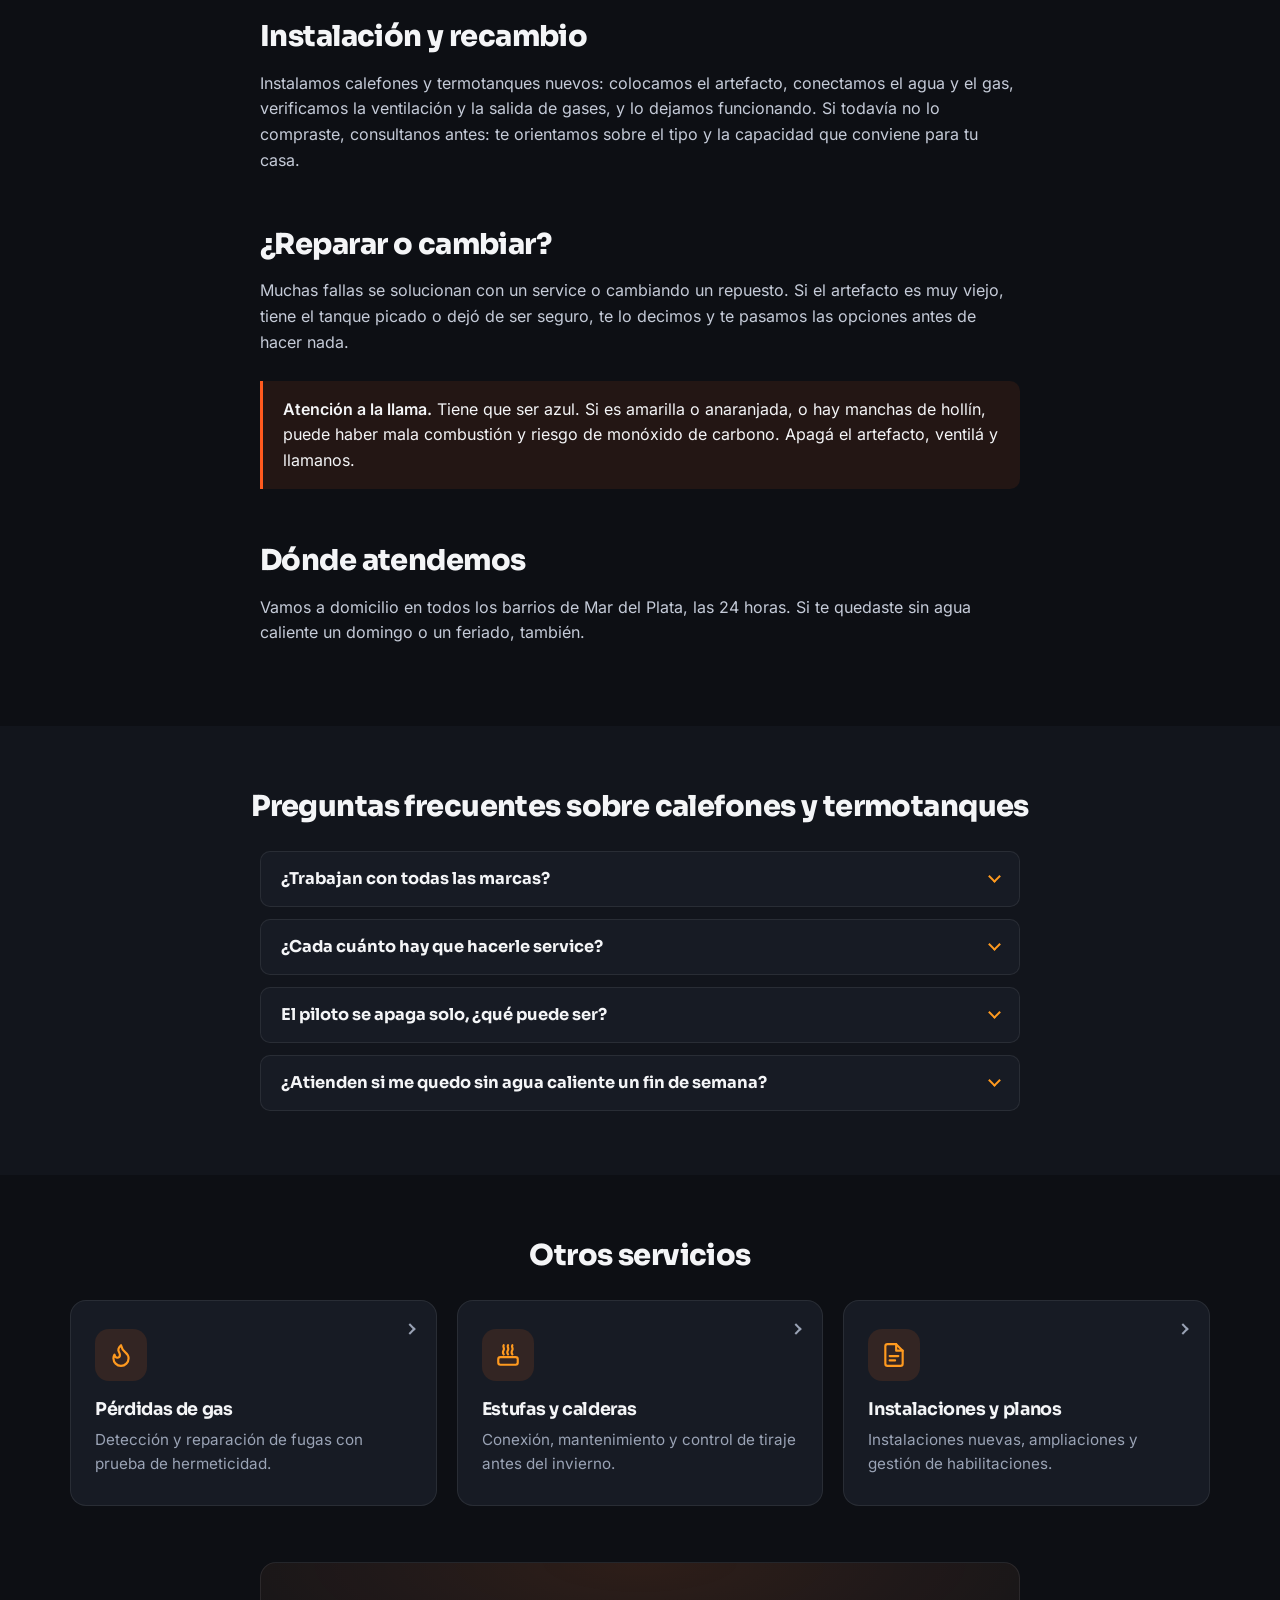
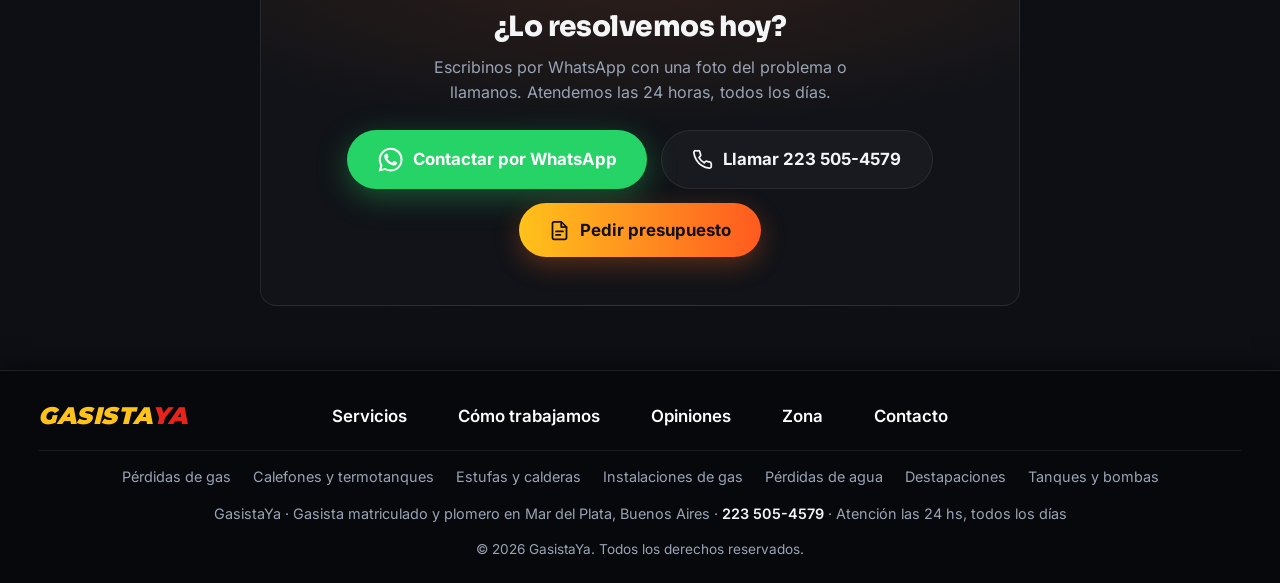
<file: calefones-y-termotanques.html>
<!DOCTYPE html>
<html lang="es-AR" class="no-js">
<head>
  <meta charset="UTF-8" />
  <meta name="viewport" content="width=device-width, initial-scale=1.0" />
  <title>Service de calefones y termotanques en Mar del Plata | GasistaYa</title>
  <meta name="description" content="Instalación, service, limpieza y reparación de calefones y termotanques de todas las marcas en Mar del Plata. Gasista matriculado, atención 24 hs." />
  <meta name="theme-color" content="#0d0f14" />
  <link rel="canonical" href="https://gasistaya.com/calefones-y-termotanques.html" />

  <!-- Open Graph (vista previa al compartir el link) -->
  <meta property="og:title" content="Service de calefones y termotanques en Mar del Plata" />
  <meta property="og:description" content="Instalación, service, limpieza y reparación de calefones y termotanques de todas las marcas en Mar del Plata. Gasista matriculado, atención 24 hs." />
  <meta property="og:locale" content="es_AR" />
  <meta property="og:site_name" content="GasistaYa" />
  <meta property="og:url" content="https://gasistaya.com/calefones-y-termotanques.html" />
  <meta property="og:image" content="https://gasistaya.com/og-image.png" />
  <meta property="og:image:width" content="1200" />
  <meta property="og:image:height" content="630" />
  <meta name="twitter:card" content="summary_large_image" />
  <meta property="og:type" content="website" />

  <link rel="icon" href="favicon.ico" sizes="16x16 32x32 48x48" />
  <link rel="icon" type="image/png" sizes="96x96" href="favicon-96.png" />
  <link rel="apple-touch-icon" href="apple-touch-icon.png" />
  <link rel="preload" href="fonts/inter-latin.woff2" as="font" type="font/woff2" crossorigin />
  <link rel="preload" href="fonts/sora-latin.woff2" as="font" type="font/woff2" crossorigin />
  <link rel="stylesheet" href="styles.css" />

  <!-- Datos estructurados para Google (servicio y ruta de navegación) -->
  <script type="application/ld+json">
  {
    "@context": "https://schema.org",
    "@graph": [
      {
        "@type": "Service",
        "@id": "https://gasistaya.com/calefones-y-termotanques.html#servicio",
        "name": "Instalación y service de calefones y termotanques",
        "serviceType": "Service de calefones y termotanques",
        "description": "Instalación, service, limpieza y reparación de calefones y termotanques de todas las marcas en Mar del Plata. Gasista matriculado, atención 24 hs.",
        "url": "https://gasistaya.com/calefones-y-termotanques.html",
        "areaServed": { "@type": "City", "name": "Mar del Plata" },
        "provider": {
          "@type": ["Plumber", "HVACBusiness"],
          "@id": "https://gasistaya.com/#negocio",
          "name": "GasistaYa",
          "url": "https://gasistaya.com/",
          "telephone": "+5492235054579",
          "image": "https://gasistaya.com/og-image.png",
          "address": { "@type": "PostalAddress", "addressLocality": "Mar del Plata", "addressRegion": "Buenos Aires", "addressCountry": "AR" }
        }
      },
      {
        "@type": "BreadcrumbList",
        "itemListElement": [
          { "@type": "ListItem", "position": 1, "name": "Inicio", "item": "https://gasistaya.com/" },
          { "@type": "ListItem", "position": 2, "name": "Calefones y termotanques", "item": "https://gasistaya.com/calefones-y-termotanques.html" }
        ]
      }
    ]
  }
  </script>
</head>
<body>

  <!-- ============ HEADER ============ -->
  <header class="header" id="header">
    <div class="header__inner">
      <a href="index.html" class="brand" aria-label="GasistaYa, ir al inicio">
        <span class="brand__logo"><img src="logo-gasistaya-192.webp" alt="" width="44" height="44" /></span>
        <span class="brand__name">GASISTA<span>YA</span></span>
      </a>

      <nav class="nav" id="nav" aria-label="Navegación principal">
        <a href="index.html#servicios" class="is-active">Servicios</a>
        <a href="como-trabajamos.html">Cómo trabajamos</a>
        <a href="index.html#opiniones">Opiniones</a>
        <a href="index.html#zona">Zona</a>
        <a href="presupuesto.html" class="nav__cta nav__cta--mobile">Contactanos ahora</a>
      </nav>

      <a href="presupuesto.html" class="nav__cta header__cta">Contactanos ahora</a>

      <button type="button" class="menu-toggle" id="menuToggle" aria-label="Abrir menú" aria-expanded="false" aria-controls="nav">
        <span></span><span></span><span></span>
      </button>
    </div>
  </header>

  <main class="page-service">
    <!-- ============ ENCABEZADO DEL SERVICIO ============ -->
    <section class="service-hero">
      <div class="container">
        <div class="service-hero__inner">
          <a class="back-link" href="index.html#servicios">
            <svg class="back-link__icon" viewBox="0 0 24 24" aria-hidden="true"><path fill="none" stroke="currentColor" stroke-width="2.2" stroke-linecap="round" stroke-linejoin="round" d="M19 12H5M12 19l-7-7 7-7"/></svg>
            Todos los servicios
          </a>
          <span class="eyebrow">Gas · Agua caliente</span>
          <h1>
            <span class="gradient-text">Calefones y termotanques</span>
            Service y reparación en Mar del Plata
          </h1>
          <p class="lead">¿Te quedaste sin agua caliente? Reparamos, limpiamos e instalamos calefones y termotanques de todas las marcas. Trabajo a cargo de un <strong>gasista matriculado</strong>, con atención las 24 horas en todos los barrios de Mar del Plata.</p>

          <div class="hero__actions">
            <a class="btn btn--whatsapp js-wa" data-msg="Hola GasistaYa, necesito service o reparación de un calefón o termotanque." href="https://wa.me/5492235054579" target="_blank" rel="noopener">
              <svg class="icon" viewBox="0 0 24 24" aria-hidden="true"><use href="#i-whatsapp"/></svg>
              Contactar por WhatsApp
            </a>
            <a class="btn btn--ghost" href="tel:+5492235054579">
              <svg class="icon" viewBox="0 0 24 24" aria-hidden="true"><use href="#i-phone"/></svg>
              Llamar 223 505-4579
            </a>
            <a class="btn btn--quote" href="presupuesto.html?servicio=calefones-y-termotanques">
              <svg class="icon" viewBox="0 0 24 24" aria-hidden="true"><use href="#i-doc"/></svg>
              Pedir presupuesto
            </a>
          </div>

          <ul class="trust">
            <li><svg class="icon" viewBox="0 0 24 24" aria-hidden="true"><use href="#i-badge"/></svg> Gasista matriculado</li>
            <li><svg class="icon" viewBox="0 0 24 24" aria-hidden="true"><use href="#i-clock"/></svg> Atención 24 hs</li>
            <li><svg class="icon" viewBox="0 0 24 24" aria-hidden="true"><use href="#i-shield"/></svg> Trabajo garantizado</li>
          </ul>
        </div>
      </div>
    </section>

    <!-- ============ CONTENIDO ============ -->
    <section class="section">
      <div class="container prose">
        <h2>Fallas que resolvemos</h2>
        <ul class="checklist">
          <li>El piloto no enciende o se apaga solo.</li>
          <li>El agua sale tibia, cambia de temperatura o tarda en calentar.</li>
          <li>El calefón no arranca cuando abrís la canilla.</li>
          <li>El artefacto pierde agua por abajo.</li>
          <li>Hay olor a gas, o la llama es amarilla en lugar de azul.</li>
          <li>El termotanque hace ruido al calentar.</li>
          <li>Aparecen manchas de hollín en el artefacto o en la pared.</li>
        </ul>
        <p>Trabajamos con <strong>todas las marcas</strong> de calefones y termotanques.</p>

        <h2>Qué incluye el service</h2>
        <ul class="checklist">
          <li>Limpieza de quemador y piloto.</li>
          <li>Control de termocupla, válvulas y encendido.</li>
          <li>Limpieza del sarro que se acumula y hace perder rendimiento.</li>
          <li>Revisión del conducto de salida de gases y de la ventilación del ambiente.</li>
          <li>Control de pérdidas de gas y de agua en las conexiones.</li>
          <li>Prueba de funcionamiento y regulación de la llama.</li>
        </ul>
        <p>Lo recomendable es hacerlo <strong>una vez por año</strong>. Un artefacto limpio calienta mejor, gasta menos gas y dura más.</p>

        <h2>Instalación y recambio</h2>
        <p>Instalamos calefones y termotanques nuevos: colocamos el artefacto, conectamos el agua y el gas, verificamos la ventilación y la salida de gases, y lo dejamos funcionando. Si todavía no lo compraste, consultanos antes: te orientamos sobre el tipo y la capacidad que conviene para tu casa.</p>

        <h2>¿Reparar o cambiar?</h2>
        <p>Muchas fallas se solucionan con un service o cambiando un repuesto. Si el artefacto es muy viejo, tiene el tanque picado o dejó de ser seguro, te lo decimos y te pasamos las opciones antes de hacer nada.</p>

        <div class="callout">
          <p><strong>Atención a la llama.</strong> Tiene que ser azul. Si es amarilla o anaranjada, o hay manchas de hollín, puede haber mala combustión y riesgo de monóxido de carbono. Apagá el artefacto, ventilá y llamanos.</p>
        </div>

        <h2>Dónde atendemos</h2>
        <p>Vamos a domicilio en todos los barrios de Mar del Plata, las 24 horas. Si te quedaste sin agua caliente un domingo o un feriado, también.</p>
      </div>
    </section>

    <!-- ============ PREGUNTAS FRECUENTES ============ -->
    <section class="section section--alt">
      <div class="container">
        <h2 class="related__title">Preguntas frecuentes sobre calefones y termotanques</h2>
        <div class="faq">
          <details class="faq__item">
            <summary><h3>¿Trabajan con todas las marcas?</h3></summary>
            <p>Sí. Hacemos instalación, service, limpieza y reparación de calefones y termotanques de todas las marcas.</p>
          </details>
          <details class="faq__item">
            <summary><h3>¿Cada cuánto hay que hacerle service?</h3></summary>
            <p>Lo recomendable es una vez por año. Si notás que calienta menos, que la llama cambió de color o que el piloto se apaga, no esperes.</p>
          </details>
          <details class="faq__item">
            <summary><h3>El piloto se apaga solo, ¿qué puede ser?</h3></summary>
            <p>Lo más habitual es una termocupla gastada, el piloto sucio o un problema de tiraje. Lo revisamos y te decimos qué hay que cambiar antes de hacerlo.</p>
          </details>
          <details class="faq__item">
            <summary><h3>¿Atienden si me quedo sin agua caliente un fin de semana?</h3></summary>
            <p>Sí. Atendemos las 24 horas, todos los días, incluidos fines de semana y feriados.</p>
          </details>
        </div>
      </div>
    </section>

    <!-- ============ OTROS SERVICIOS Y CONTACTO ============ -->
    <section class="section">
      <div class="container">
        <h2 class="related__title">Otros servicios</h2>
        <div class="grid grid--related">
          <article class="card card--link">
            <div class="card__icon card__icon--fire"><svg class="icon" viewBox="0 0 24 24"><use href="#i-flame"/></svg></div>
            <h3><a href="perdidas-de-gas.html">Pérdidas de gas</a></h3>
            <p>Detección y reparación de fugas con prueba de hermeticidad.</p>
          </article>
          <article class="card card--link">
            <div class="card__icon card__icon--fire"><svg class="icon" viewBox="0 0 24 24"><use href="#i-heat"/></svg></div>
            <h3><a href="estufas-y-calderas.html">Estufas y calderas</a></h3>
            <p>Conexión, mantenimiento y control de tiraje antes del invierno.</p>
          </article>
          <article class="card card--link">
            <div class="card__icon card__icon--fire"><svg class="icon" viewBox="0 0 24 24"><use href="#i-doc"/></svg></div>
            <h3><a href="instalaciones-de-gas.html">Instalaciones y planos</a></h3>
            <p>Instalaciones nuevas, ampliaciones y gestión de habilitaciones.</p>
          </article>
        </div>

        <div class="cta-band">
          <h2>¿Lo resolvemos hoy?</h2>
          <p>Escribinos por WhatsApp con una foto del problema o llamanos. Atendemos las 24 horas, todos los días.</p>
          <div class="cta-row">
            <a class="btn btn--whatsapp js-wa" data-msg="Hola GasistaYa, necesito service o reparación de un calefón o termotanque." href="https://wa.me/5492235054579" target="_blank" rel="noopener">
              <svg class="icon" viewBox="0 0 24 24" aria-hidden="true"><use href="#i-whatsapp"/></svg>
              Contactar por WhatsApp
            </a>
            <a class="btn btn--ghost" href="tel:+5492235054579">
              <svg class="icon" viewBox="0 0 24 24" aria-hidden="true"><use href="#i-phone"/></svg>
              Llamar 223 505-4579
            </a>
            <a class="btn btn--quote" href="presupuesto.html?servicio=calefones-y-termotanques">
              <svg class="icon" viewBox="0 0 24 24" aria-hidden="true"><use href="#i-doc"/></svg>
              Pedir presupuesto
            </a>
          </div>
        </div>
      </div>
    </section>
  </main>

  <!-- ============ FOOTER ============ -->
  <footer class="footer">
    <div class="footer__inner">
      <span class="brand__name footer__brand">GASISTA<span>YA</span></span>
      <nav class="footer__nav" aria-label="Enlaces del pie">
        <a href="index.html#servicios">Servicios</a>
        <a href="como-trabajamos.html">Cómo trabajamos</a>
        <a href="index.html#opiniones">Opiniones</a>
        <a href="index.html#zona">Zona</a>
        <a href="presupuesto.html">Contacto</a>
      </nav>
      <nav class="footer__services" aria-label="Servicios">
        <a href="perdidas-de-gas.html">Pérdidas de gas</a>
        <a href="calefones-y-termotanques.html">Calefones y termotanques</a>
        <a href="estufas-y-calderas.html">Estufas y calderas</a>
        <a href="instalaciones-de-gas.html">Instalaciones de gas</a>
        <a href="perdidas-de-agua.html">Pérdidas de agua</a>
        <a href="destapaciones.html">Destapaciones</a>
        <a href="tanques-y-bombas.html">Tanques y bombas</a>
      </nav>
      <p class="footer__nap">GasistaYa · Gasista matriculado y plomero en Mar del Plata, Buenos Aires · <a href="tel:+5492235054579">223 505-4579</a> · Atención las 24 hs, todos los días</p>
      <p class="footer__copy">© <span id="year">2026</span> GasistaYa. Todos los derechos reservados.</p>
    </div>
  </footer>

  <!-- Contacto siempre a mano: burbuja de WhatsApp en computadora, barra Llamar / WhatsApp en celular -->
  <a class="wa-float js-wa" data-msg="Hola GasistaYa, necesito service o reparación de un calefón o termotanque." href="https://wa.me/5492235054579" target="_blank" rel="noopener" aria-label="Escribir por WhatsApp">
    <svg viewBox="0 0 24 24" aria-hidden="true"><use href="#i-whatsapp"/></svg>
  </a>
  <div class="contact-bar" role="group" aria-label="Contacto rápido">
    <a class="contact-bar__btn contact-bar__btn--call" href="tel:+5492235054579">
      <svg class="icon" viewBox="0 0 24 24" aria-hidden="true"><use href="#i-phone"/></svg>
      Llamar
    </a>
    <a class="contact-bar__btn contact-bar__btn--wa js-wa" data-msg="Hola GasistaYa, necesito service o reparación de un calefón o termotanque." href="https://wa.me/5492235054579" target="_blank" rel="noopener">
      <svg class="icon" viewBox="0 0 24 24" aria-hidden="true"><use href="#i-whatsapp"/></svg>
      WhatsApp
    </a>
  </div>

  <!-- ============ ÍCONOS SVG ============ -->
  <!-- Solo los íconos que usa esta página. Para sumar otro, copiá su <symbol> de una página que lo tenga. -->
  <svg xmlns="http://www.w3.org/2000/svg" style="display:none">
    <symbol id="i-whatsapp" viewBox="0 0 24 24"><path fill="currentColor" d="M17.47 14.38c-.3-.15-1.76-.87-2.03-.97-.27-.1-.47-.15-.67.15-.2.3-.77.97-.94 1.17-.17.2-.35.22-.65.07-.3-.15-1.26-.46-2.4-1.48-.89-.79-1.49-1.77-1.66-2.07-.17-.3-.02-.46.13-.61.13-.13.3-.35.45-.52.15-.17.2-.3.3-.5.1-.2.05-.37-.02-.52-.08-.15-.67-1.62-.92-2.22-.24-.58-.49-.5-.67-.51h-.57c-.2 0-.52.07-.8.37-.27.3-1.04 1.02-1.04 2.48s1.07 2.88 1.21 3.08c.15.2 2.1 3.2 5.08 4.49.71.31 1.26.49 1.69.63.71.22 1.36.19 1.87.12.57-.09 1.76-.72 2-1.41.25-.7.25-1.29.17-1.41-.07-.13-.27-.2-.57-.35M12.05 21.5h-.01a9.4 9.4 0 0 1-4.8-1.32l-.34-.2-3.57.94.95-3.48-.22-.36a9.4 9.4 0 0 1-1.45-5.02c0-5.2 4.24-9.44 9.45-9.44a9.4 9.4 0 0 1 9.44 9.45c0 5.2-4.24 9.44-9.45 9.44M20.08 3.92A11.27 11.27 0 0 0 12.05.6C5.8.6.7 5.7.7 11.95c0 2 .52 3.95 1.52 5.67L.6 23.4l5.9-1.55a11.33 11.33 0 0 0 5.54 1.41h.01c6.25 0 11.34-5.09 11.35-11.35 0-3.03-1.18-5.88-3.32-8.02"/></symbol>
    <symbol id="i-phone" viewBox="0 0 24 24"><path fill="none" stroke="currentColor" stroke-width="2" stroke-linecap="round" stroke-linejoin="round" d="M22 16.9v3a2 2 0 0 1-2.2 2 19.8 19.8 0 0 1-8.6-3.1 19.5 19.5 0 0 1-6-6A19.8 19.8 0 0 1 2.1 4.2 2 2 0 0 1 4.1 2h3a2 2 0 0 1 2 1.7c.1.9.4 1.8.7 2.7a2 2 0 0 1-.5 2.1L8 9.8a16 16 0 0 0 6 6l1.3-1.3a2 2 0 0 1 2.1-.4c.9.3 1.8.6 2.7.7a2 2 0 0 1 1.7 2z"/></symbol>
    <symbol id="i-clock" viewBox="0 0 24 24"><g fill="none" stroke="currentColor" stroke-width="2" stroke-linecap="round"><circle cx="12" cy="12" r="10"/><path d="M12 6v6l4 2"/></g></symbol>
    <symbol id="i-badge" viewBox="0 0 24 24"><g fill="none" stroke="currentColor" stroke-width="2" stroke-linecap="round" stroke-linejoin="round"><circle cx="12" cy="8" r="6"/><path d="M15.5 13 17 22l-5-3-5 3 1.5-9"/></g></symbol>
    <symbol id="i-shield" viewBox="0 0 24 24"><g fill="none" stroke="currentColor" stroke-width="2" stroke-linecap="round" stroke-linejoin="round"><path d="M12 22s8-4 8-10V5l-8-3-8 3v7c0 6 8 10 8 10z"/><path d="m9 12 2 2 4-4"/></g></symbol>
    <symbol id="i-flame" viewBox="0 0 24 24"><path fill="none" stroke="currentColor" stroke-width="2" stroke-linecap="round" stroke-linejoin="round" d="M8.5 14.5A2.5 2.5 0 0 0 11 12c0-1.4-.5-2-1-3-1.1-2.1-.2-4 2-6 .5 2.5 2 4.9 4 6.5 2 1.6 3 3.5 3 5.5a7 7 0 1 1-14 0c0-1.2.4-2.3 1-3.3.3 1.6 1.1 2.8 2.5 2.8z"/></symbol>
    <symbol id="i-heat" viewBox="0 0 24 24"><g fill="none" stroke="currentColor" stroke-width="2" stroke-linecap="round" stroke-linejoin="round"><path d="M8 3c-1 1.5 1 3 0 4.5S7 10 8 11.5M12 3c-1 1.5 1 3 0 4.5S11 10 12 11.5M16 3c-1 1.5 1 3 0 4.5S15 10 16 11.5"/><rect x="3" y="14" width="18" height="7" rx="2"/></g></symbol>
    <symbol id="i-doc" viewBox="0 0 24 24"><g fill="none" stroke="currentColor" stroke-width="2" stroke-linecap="round" stroke-linejoin="round"><path d="M14 2H6a2 2 0 0 0-2 2v16a2 2 0 0 0 2 2h12a2 2 0 0 0 2-2V8z"/><path d="M14 2v6h6M8 13h8M8 17h5"/></g></symbol>
  </svg>

  <script src="script.js"></script>
</body>
</html>
</file>
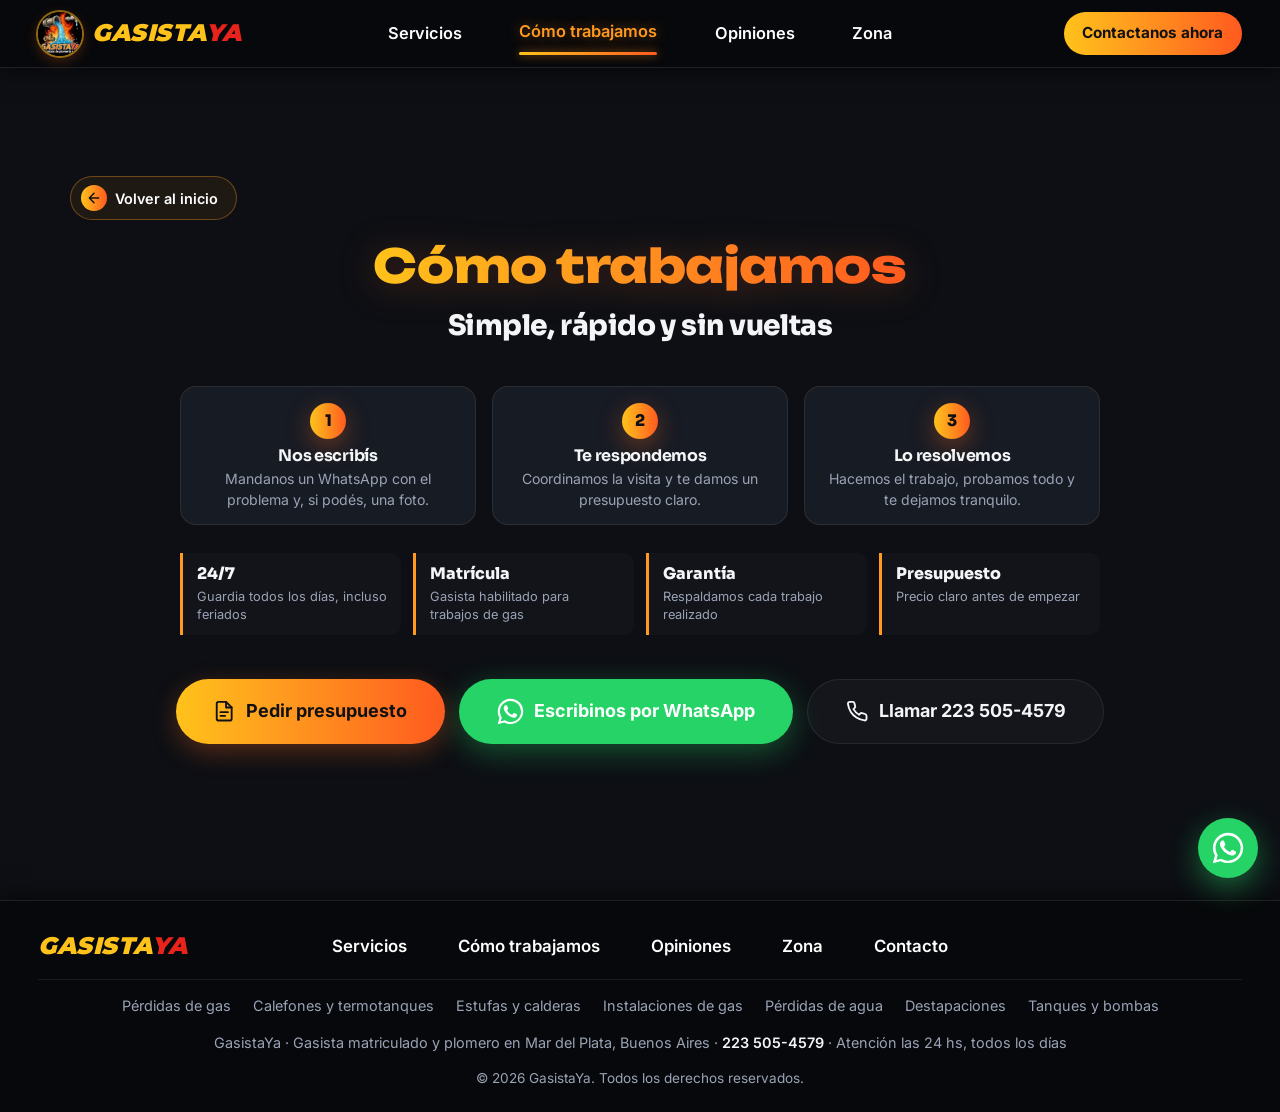
<file: como-trabajamos.html>
<!DOCTYPE html>
<html lang="es-AR" class="no-js">
<head>
  <meta charset="UTF-8" />
  <meta name="viewport" content="width=device-width, initial-scale=1.0" />
  <title>Cómo trabajamos · Gasista y plomero en Mar del Plata | GasistaYa</title>
  <meta name="description" content="Así trabajamos en GasistaYa: nos escribís, te respondemos y lo resolvemos. Guardia 24/7, gasista matriculado y presupuesto claro en Mar del Plata." />
  <meta name="theme-color" content="#0d0f14" />
  <link rel="canonical" href="https://gasistaya.com/como-trabajamos.html" />

  <!-- Open Graph (vista previa al compartir el link) -->
  <meta property="og:title" content="Cómo trabajamos · Gasista y plomero en Mar del Plata" />
  <meta property="og:description" content="Nos escribís, te respondemos y lo resolvemos. Presupuesto claro antes de empezar y guardia 24 hs." />
  <meta property="og:locale" content="es_AR" />
  <meta property="og:site_name" content="GasistaYa" />
  <meta property="og:url" content="https://gasistaya.com/como-trabajamos.html" />
  <meta property="og:image" content="https://gasistaya.com/og-image.png" />
  <meta property="og:image:width" content="1200" />
  <meta property="og:image:height" content="630" />
  <meta name="twitter:card" content="summary_large_image" />
  <meta property="og:type" content="website" />

  <link rel="icon" href="favicon.ico" sizes="16x16 32x32 48x48" />
  <link rel="icon" type="image/png" sizes="96x96" href="favicon-96.png" />
  <link rel="apple-touch-icon" href="apple-touch-icon.png" />
  <link rel="preload" href="fonts/inter-latin.woff2" as="font" type="font/woff2" crossorigin />
  <link rel="preload" href="fonts/sora-latin.woff2" as="font" type="font/woff2" crossorigin />
  <link rel="stylesheet" href="styles.css" />

  <!-- Datos estructurados para Google (ruta de navegación) -->
  <script type="application/ld+json">
  {
    "@context": "https://schema.org",
    "@type": "BreadcrumbList",
    "itemListElement": [
      { "@type": "ListItem", "position": 1, "name": "Inicio", "item": "https://gasistaya.com/" },
      { "@type": "ListItem", "position": 2, "name": "Cómo trabajamos", "item": "https://gasistaya.com/como-trabajamos.html" }
    ]
  }
  </script>

</head>
<body>

  <!-- ============ HEADER ============ -->
  <header class="header" id="header">
    <div class="header__inner">
      <a href="index.html" class="brand" aria-label="GasistaYa, ir al inicio">
        <span class="brand__logo"><img src="logo-gasistaya-192.webp" alt="" width="44" height="44" /></span>
        <span class="brand__name">GASISTA<span>YA</span></span>
      </a>

      <nav class="nav" id="nav" aria-label="Navegación principal">
        <a href="index.html#servicios">Servicios</a>
        <a href="como-trabajamos.html" class="is-active" aria-current="page">Cómo trabajamos</a>
        <a href="index.html#opiniones">Opiniones</a>
        <a href="index.html#zona">Zona</a>
        <a href="presupuesto.html" class="nav__cta nav__cta--mobile">Contactanos ahora</a>
      </nav>

      <a href="presupuesto.html" class="nav__cta header__cta">Contactanos ahora</a>

      <button type="button" class="menu-toggle" id="menuToggle" aria-label="Abrir menú" aria-expanded="false" aria-controls="nav">
        <span></span><span></span><span></span>
      </button>
    </div>
  </header>

  <main>
    <!-- ============ CÓMO TRABAJAMOS ============ -->
    <section class="section page-steps" id="como-trabajamos">
      <div class="container">
        <a class="back-link" href="index.html">
          <svg class="back-link__icon" viewBox="0 0 24 24" aria-hidden="true"><path fill="none" stroke="currentColor" stroke-width="2.2" stroke-linecap="round" stroke-linejoin="round" d="M19 12H5M12 19l-7-7 7-7"/></svg>
          Volver al inicio
        </a>
        <header class="section__head reveal">
          <span class="eyebrow section-title">Cómo trabajamos</span>
          <h1>Simple, rápido y sin vueltas</h1>
        </header>

        <ol class="steps">
          <li class="step reveal">
            <span class="step__num">1</span>
            <h3>Nos escribís</h3>
            <p>Mandanos un WhatsApp con el problema y, si podés, una foto.</p>
          </li>
          <li class="step reveal">
            <span class="step__num">2</span>
            <h3>Te respondemos</h3>
            <p>Coordinamos la visita y te damos un presupuesto claro.</p>
          </li>
          <li class="step reveal">
            <span class="step__num">3</span>
            <h3>Lo resolvemos</h3>
            <p>Hacemos el trabajo, probamos todo y te dejamos tranquilo.</p>
          </li>
        </ol>

        <div class="features">
          <div class="feature reveal">
            <strong>24/7</strong>
            <span>Guardia todos los días, incluso feriados</span>
          </div>
          <div class="feature reveal">
            <strong>Matrícula</strong>
            <span>Gasista habilitado para trabajos de gas</span>
          </div>
          <div class="feature reveal">
            <strong>Garantía</strong>
            <span>Respaldamos cada trabajo realizado</span>
          </div>
          <div class="feature reveal">
            <strong>Presupuesto</strong>
            <span>Precio claro antes de empezar</span>
          </div>
        </div>

        <div class="cta-row reveal">
          <a class="btn btn--quote" href="presupuesto.html">
            <svg class="icon" viewBox="0 0 24 24" aria-hidden="true"><use href="#i-doc"/></svg>
            Pedir presupuesto
          </a>
          <a class="btn btn--whatsapp js-wa" href="https://wa.me/5492235054579" target="_blank" rel="noopener">
            <svg class="icon" viewBox="0 0 24 24" aria-hidden="true"><use href="#i-whatsapp"/></svg>
            Escribinos por WhatsApp
          </a>
          <a class="btn btn--ghost" href="tel:+5492235054579">
            <svg class="icon" viewBox="0 0 24 24" aria-hidden="true"><use href="#i-phone"/></svg>
            Llamar 223 505-4579
          </a>
        </div>
      </div>
    </section>

  </main>

  <!-- ============ FOOTER ============ -->
  <footer class="footer">
    <div class="footer__inner">
      <span class="brand__name footer__brand">GASISTA<span>YA</span></span>
      <nav class="footer__nav" aria-label="Enlaces del pie">
        <a href="index.html#servicios">Servicios</a>
        <a href="como-trabajamos.html">Cómo trabajamos</a>
        <a href="index.html#opiniones">Opiniones</a>
        <a href="index.html#zona">Zona</a>
        <a href="presupuesto.html">Contacto</a>
      </nav>
      <nav class="footer__services" aria-label="Servicios">
        <a href="perdidas-de-gas.html">Pérdidas de gas</a>
        <a href="calefones-y-termotanques.html">Calefones y termotanques</a>
        <a href="estufas-y-calderas.html">Estufas y calderas</a>
        <a href="instalaciones-de-gas.html">Instalaciones de gas</a>
        <a href="perdidas-de-agua.html">Pérdidas de agua</a>
        <a href="destapaciones.html">Destapaciones</a>
        <a href="tanques-y-bombas.html">Tanques y bombas</a>
      </nav>
      <p class="footer__nap">GasistaYa · Gasista matriculado y plomero en Mar del Plata, Buenos Aires · <a href="tel:+5492235054579">223 505-4579</a> · Atención las 24 hs, todos los días</p>
      <p class="footer__copy">© <span id="year">2026</span> GasistaYa. Todos los derechos reservados.</p>
    </div>
  </footer>

  <!-- Contacto siempre a mano: burbuja de WhatsApp en computadora, barra Llamar / WhatsApp en celular -->
  <a class="wa-float js-wa" href="https://wa.me/5492235054579" target="_blank" rel="noopener" aria-label="Escribir por WhatsApp">
    <svg viewBox="0 0 24 24" aria-hidden="true"><use href="#i-whatsapp"/></svg>
  </a>
  <div class="contact-bar" role="group" aria-label="Contacto rápido">
    <a class="contact-bar__btn contact-bar__btn--call" href="tel:+5492235054579">
      <svg class="icon" viewBox="0 0 24 24" aria-hidden="true"><use href="#i-phone"/></svg>
      Llamar
    </a>
    <a class="contact-bar__btn contact-bar__btn--wa js-wa" href="https://wa.me/5492235054579" target="_blank" rel="noopener">
      <svg class="icon" viewBox="0 0 24 24" aria-hidden="true"><use href="#i-whatsapp"/></svg>
      WhatsApp
    </a>
  </div>

  <!-- ============ ÍCONOS SVG ============ -->
  <!-- Solo los íconos que usa esta página. Para sumar otro, copiá su <symbol> de una página que lo tenga. -->
  <svg xmlns="http://www.w3.org/2000/svg" style="display:none">
    <symbol id="i-whatsapp" viewBox="0 0 24 24"><path fill="currentColor" d="M17.47 14.38c-.3-.15-1.76-.87-2.03-.97-.27-.1-.47-.15-.67.15-.2.3-.77.97-.94 1.17-.17.2-.35.22-.65.07-.3-.15-1.26-.46-2.4-1.48-.89-.79-1.49-1.77-1.66-2.07-.17-.3-.02-.46.13-.61.13-.13.3-.35.45-.52.15-.17.2-.3.3-.5.1-.2.05-.37-.02-.52-.08-.15-.67-1.62-.92-2.22-.24-.58-.49-.5-.67-.51h-.57c-.2 0-.52.07-.8.37-.27.3-1.04 1.02-1.04 2.48s1.07 2.88 1.21 3.08c.15.2 2.1 3.2 5.08 4.49.71.31 1.26.49 1.69.63.71.22 1.36.19 1.87.12.57-.09 1.76-.72 2-1.41.25-.7.25-1.29.17-1.41-.07-.13-.27-.2-.57-.35M12.05 21.5h-.01a9.4 9.4 0 0 1-4.8-1.32l-.34-.2-3.57.94.95-3.48-.22-.36a9.4 9.4 0 0 1-1.45-5.02c0-5.2 4.24-9.44 9.45-9.44a9.4 9.4 0 0 1 9.44 9.45c0 5.2-4.24 9.44-9.45 9.44M20.08 3.92A11.27 11.27 0 0 0 12.05.6C5.8.6.7 5.7.7 11.95c0 2 .52 3.95 1.52 5.67L.6 23.4l5.9-1.55a11.33 11.33 0 0 0 5.54 1.41h.01c6.25 0 11.34-5.09 11.35-11.35 0-3.03-1.18-5.88-3.32-8.02"/></symbol>
    <symbol id="i-phone" viewBox="0 0 24 24"><path fill="none" stroke="currentColor" stroke-width="2" stroke-linecap="round" stroke-linejoin="round" d="M22 16.9v3a2 2 0 0 1-2.2 2 19.8 19.8 0 0 1-8.6-3.1 19.5 19.5 0 0 1-6-6A19.8 19.8 0 0 1 2.1 4.2 2 2 0 0 1 4.1 2h3a2 2 0 0 1 2 1.7c.1.9.4 1.8.7 2.7a2 2 0 0 1-.5 2.1L8 9.8a16 16 0 0 0 6 6l1.3-1.3a2 2 0 0 1 2.1-.4c.9.3 1.8.6 2.7.7a2 2 0 0 1 1.7 2z"/></symbol>
    <symbol id="i-doc" viewBox="0 0 24 24"><g fill="none" stroke="currentColor" stroke-width="2" stroke-linecap="round" stroke-linejoin="round"><path d="M14 2H6a2 2 0 0 0-2 2v16a2 2 0 0 0 2 2h12a2 2 0 0 0 2-2V8z"/><path d="M14 2v6h6M8 13h8M8 17h5"/></g></symbol>
  </svg>

  <script src="script.js"></script>
</body>
</html>
</file>
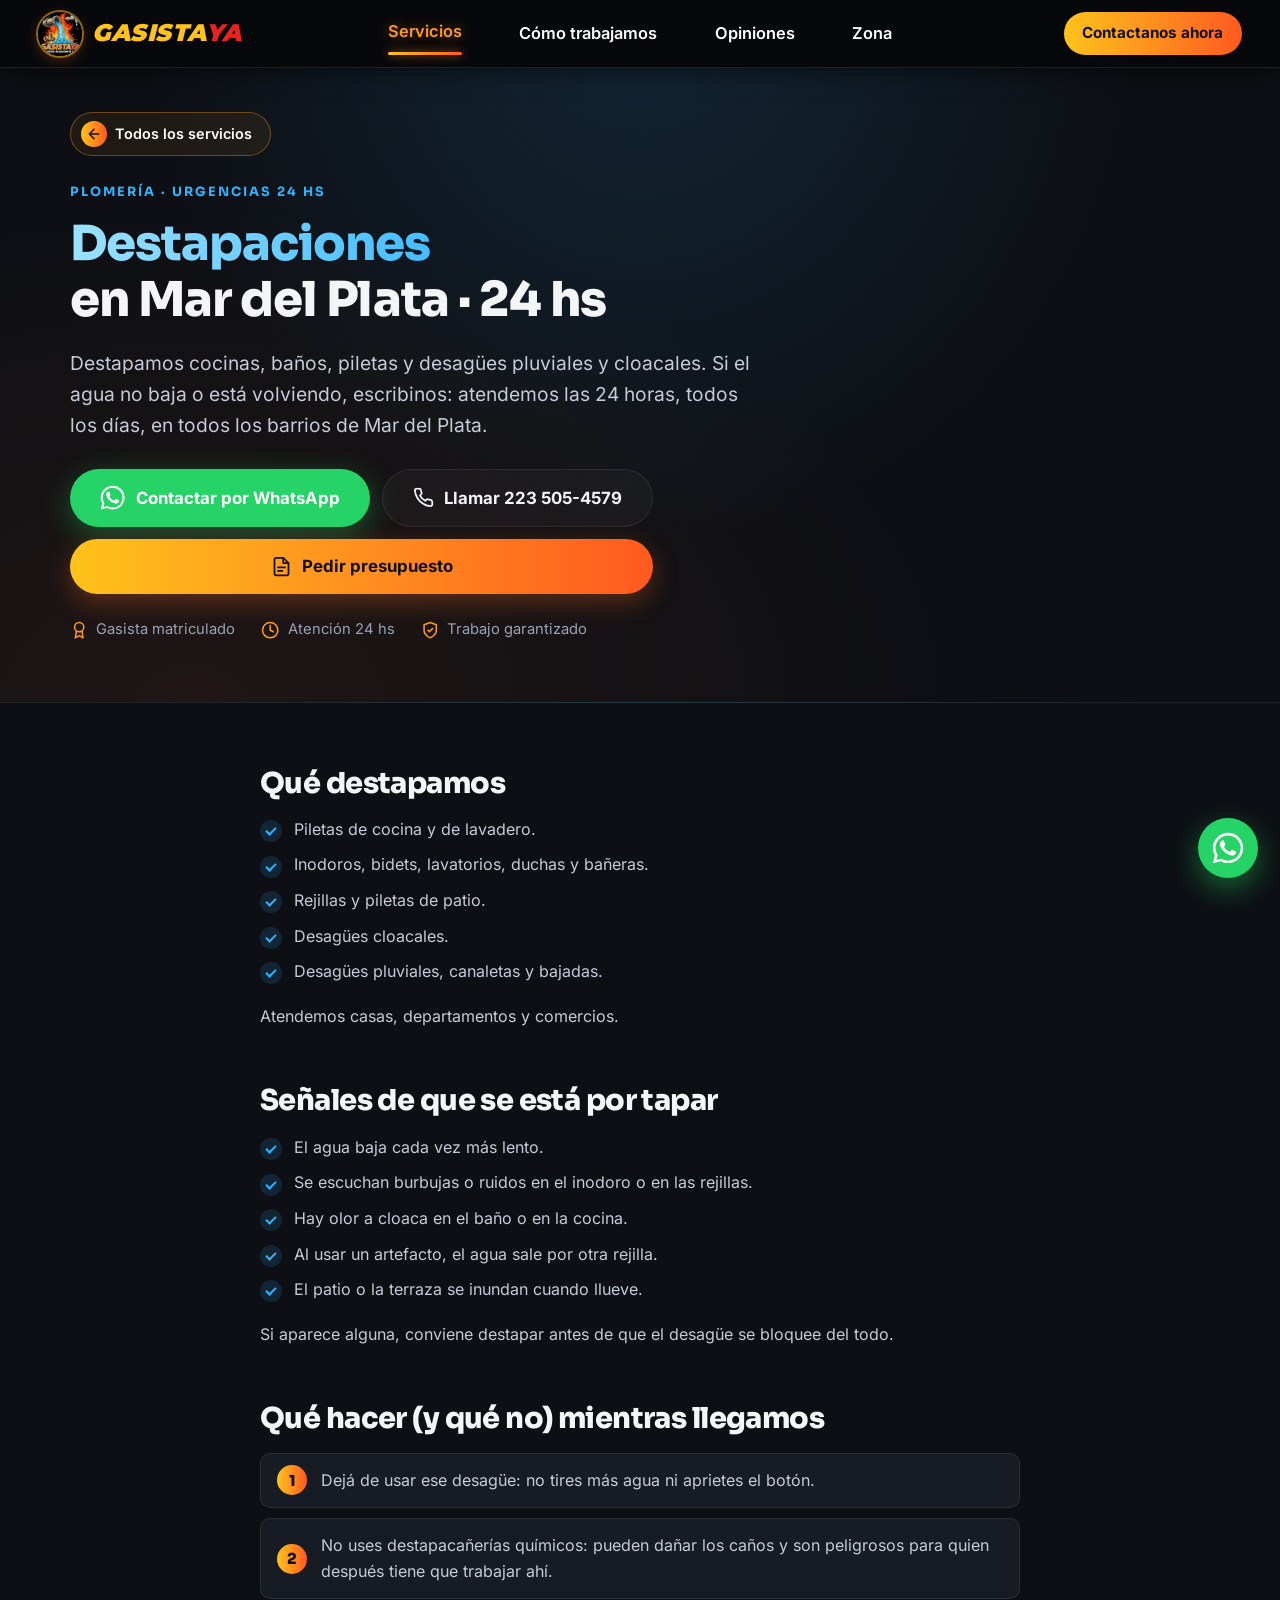
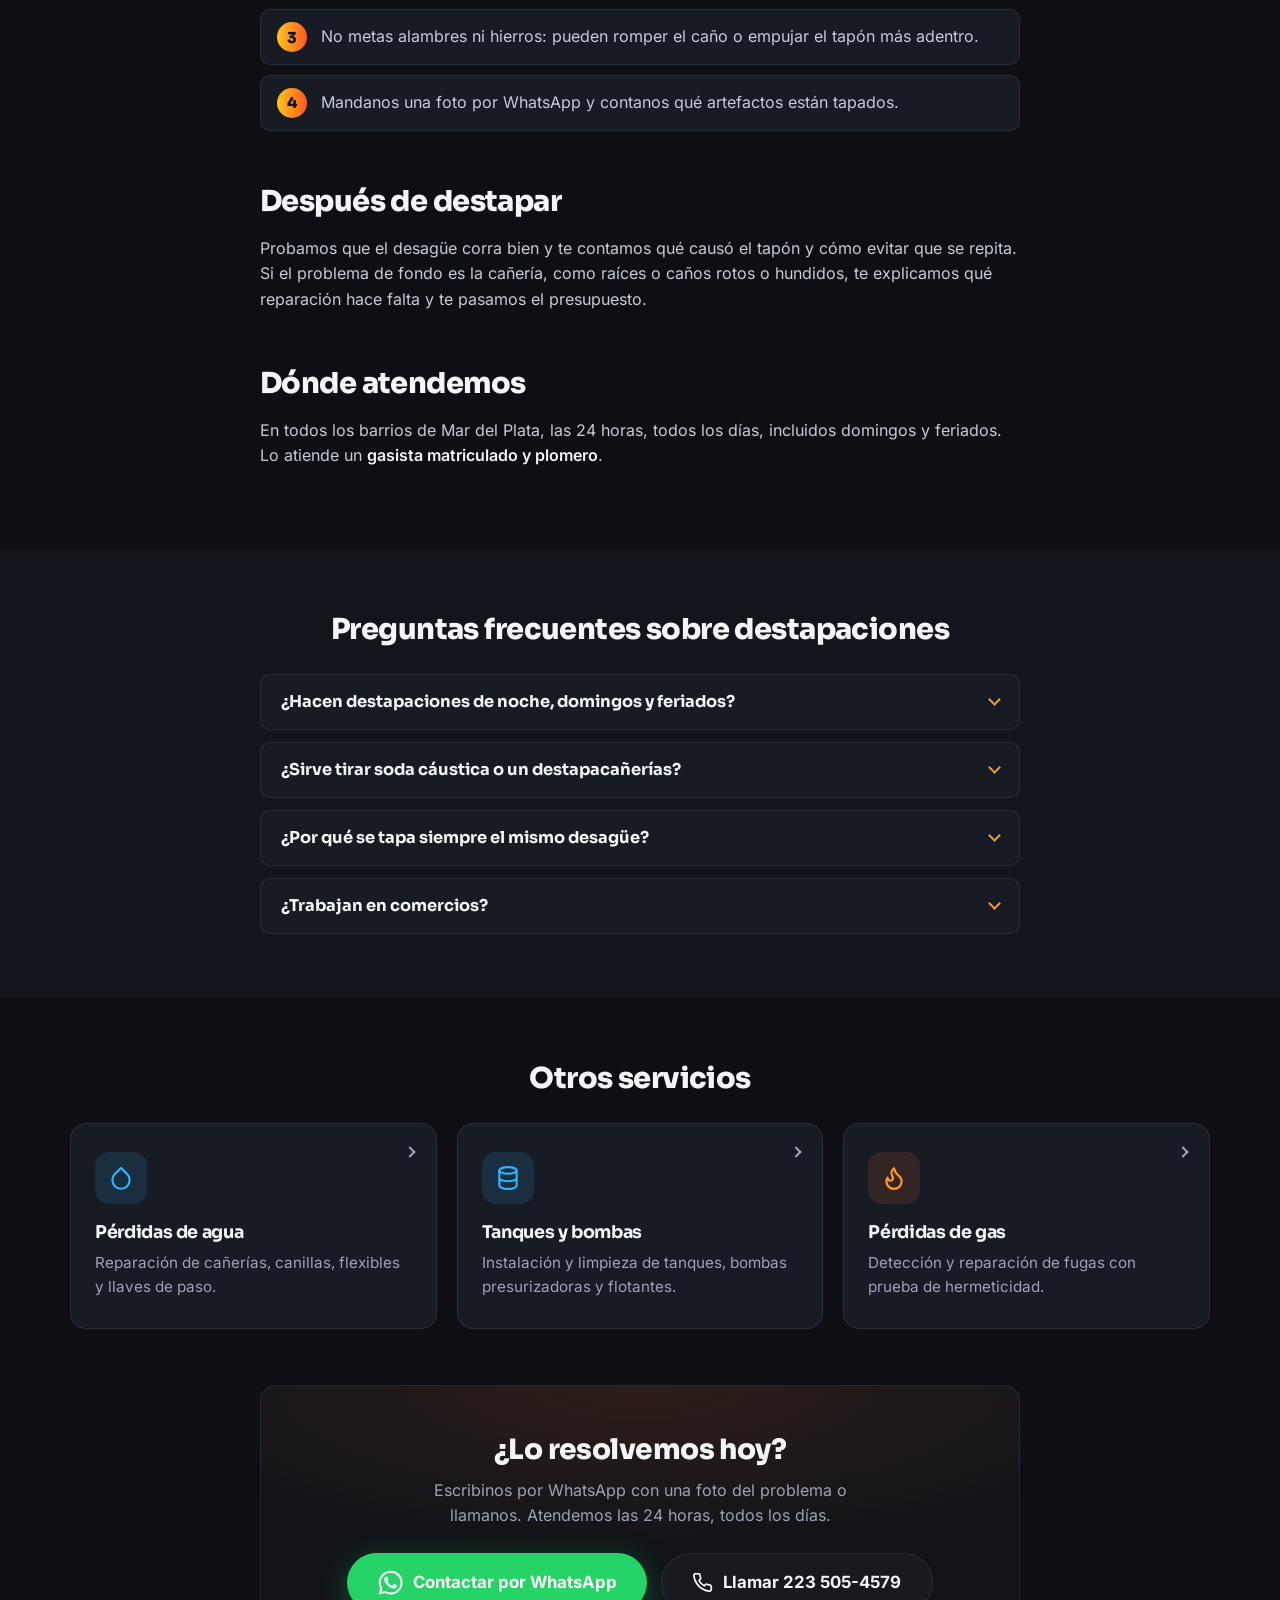
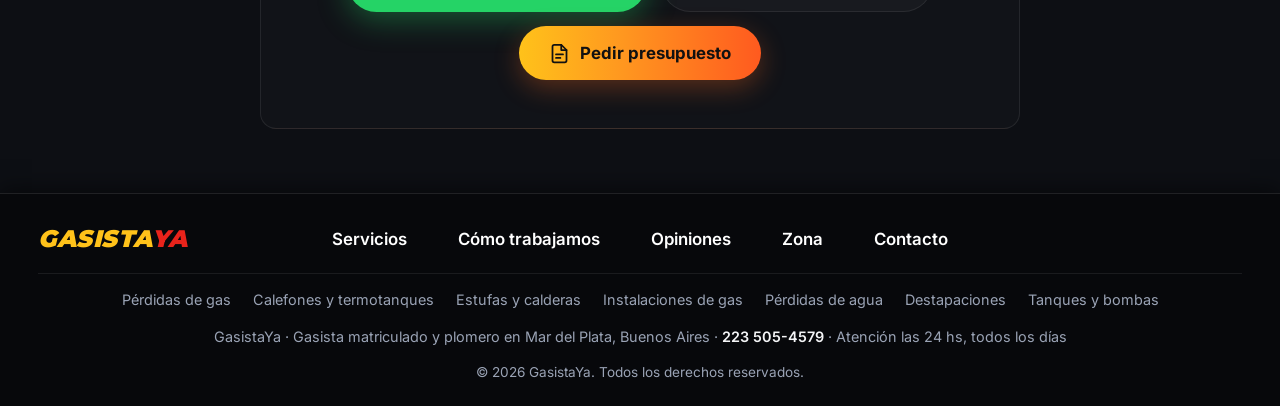
<file: destapaciones.html>
<!DOCTYPE html>
<html lang="es-AR" class="no-js">
<head>
  <meta charset="UTF-8" />
  <meta name="viewport" content="width=device-width, initial-scale=1.0" />
  <title>Destapaciones en Mar del Plata · 24 hs | GasistaYa</title>
  <meta name="description" content="Destapaciones de cocinas, baños, piletas y desagües pluviales y cloacales en Mar del Plata. Atención 24 hs, todos los días. WhatsApp 223 505-4579." />
  <meta name="theme-color" content="#0d0f14" />
  <link rel="canonical" href="https://gasistaya.com/destapaciones.html" />

  <!-- Open Graph (vista previa al compartir el link) -->
  <meta property="og:title" content="Destapaciones en Mar del Plata · 24 hs" />
  <meta property="og:description" content="Destapaciones de cocinas, baños, piletas y desagües pluviales y cloacales en Mar del Plata. Atención 24 hs, todos los días. WhatsApp 223 505-4579." />
  <meta property="og:locale" content="es_AR" />
  <meta property="og:site_name" content="GasistaYa" />
  <meta property="og:url" content="https://gasistaya.com/destapaciones.html" />
  <meta property="og:image" content="https://gasistaya.com/og-image.png" />
  <meta property="og:image:width" content="1200" />
  <meta property="og:image:height" content="630" />
  <meta name="twitter:card" content="summary_large_image" />
  <meta property="og:type" content="website" />

  <link rel="icon" href="favicon.ico" sizes="16x16 32x32 48x48" />
  <link rel="icon" type="image/png" sizes="96x96" href="favicon-96.png" />
  <link rel="apple-touch-icon" href="apple-touch-icon.png" />
  <link rel="preload" href="fonts/inter-latin.woff2" as="font" type="font/woff2" crossorigin />
  <link rel="preload" href="fonts/sora-latin.woff2" as="font" type="font/woff2" crossorigin />
  <link rel="stylesheet" href="styles.css" />

  <!-- Datos estructurados para Google (servicio y ruta de navegación) -->
  <script type="application/ld+json">
  {
    "@context": "https://schema.org",
    "@graph": [
      {
        "@type": "Service",
        "@id": "https://gasistaya.com/destapaciones.html#servicio",
        "name": "Destapaciones",
        "serviceType": "Destapación de cañerías y desagües",
        "description": "Destapaciones de cocinas, baños, piletas y desagües pluviales y cloacales en Mar del Plata. Atención 24 hs, todos los días. WhatsApp 223 505-4579.",
        "url": "https://gasistaya.com/destapaciones.html",
        "areaServed": { "@type": "City", "name": "Mar del Plata" },
        "provider": {
          "@type": ["Plumber", "HVACBusiness"],
          "@id": "https://gasistaya.com/#negocio",
          "name": "GasistaYa",
          "url": "https://gasistaya.com/",
          "telephone": "+5492235054579",
          "image": "https://gasistaya.com/og-image.png",
          "address": { "@type": "PostalAddress", "addressLocality": "Mar del Plata", "addressRegion": "Buenos Aires", "addressCountry": "AR" }
        }
      },
      {
        "@type": "BreadcrumbList",
        "itemListElement": [
          { "@type": "ListItem", "position": 1, "name": "Inicio", "item": "https://gasistaya.com/" },
          { "@type": "ListItem", "position": 2, "name": "Destapaciones", "item": "https://gasistaya.com/destapaciones.html" }
        ]
      }
    ]
  }
  </script>
</head>
<body>

  <!-- ============ HEADER ============ -->
  <header class="header" id="header">
    <div class="header__inner">
      <a href="index.html" class="brand" aria-label="GasistaYa, ir al inicio">
        <span class="brand__logo"><img src="logo-gasistaya-192.webp" alt="" width="44" height="44" /></span>
        <span class="brand__name">GASISTA<span>YA</span></span>
      </a>

      <nav class="nav" id="nav" aria-label="Navegación principal">
        <a href="index.html#servicios" class="is-active">Servicios</a>
        <a href="como-trabajamos.html">Cómo trabajamos</a>
        <a href="index.html#opiniones">Opiniones</a>
        <a href="index.html#zona">Zona</a>
        <a href="presupuesto.html" class="nav__cta nav__cta--mobile">Contactanos ahora</a>
      </nav>

      <a href="presupuesto.html" class="nav__cta header__cta">Contactanos ahora</a>

      <button type="button" class="menu-toggle" id="menuToggle" aria-label="Abrir menú" aria-expanded="false" aria-controls="nav">
        <span></span><span></span><span></span>
      </button>
    </div>
  </header>

  <main class="page-service">
    <!-- ============ ENCABEZADO DEL SERVICIO ============ -->
    <section class="service-hero service-hero--water">
      <div class="container">
        <div class="service-hero__inner">
          <a class="back-link" href="index.html#servicios">
            <svg class="back-link__icon" viewBox="0 0 24 24" aria-hidden="true"><path fill="none" stroke="currentColor" stroke-width="2.2" stroke-linecap="round" stroke-linejoin="round" d="M19 12H5M12 19l-7-7 7-7"/></svg>
            Todos los servicios
          </a>
          <span class="eyebrow">Plomería · Urgencias 24 hs</span>
          <h1>
            <span class="gradient-text gradient-text--water">Destapaciones</span>
            en Mar del Plata · 24 hs
          </h1>
          <p class="lead">Destapamos cocinas, baños, piletas y desagües pluviales y cloacales. Si el agua no baja o está volviendo, escribinos: atendemos las 24 horas, todos los días, en todos los barrios de Mar del Plata.</p>

          <div class="hero__actions">
            <a class="btn btn--whatsapp js-wa" data-msg="Hola GasistaYa, necesito una destapación." href="https://wa.me/5492235054579" target="_blank" rel="noopener">
              <svg class="icon" viewBox="0 0 24 24" aria-hidden="true"><use href="#i-whatsapp"/></svg>
              Contactar por WhatsApp
            </a>
            <a class="btn btn--ghost" href="tel:+5492235054579">
              <svg class="icon" viewBox="0 0 24 24" aria-hidden="true"><use href="#i-phone"/></svg>
              Llamar 223 505-4579
            </a>
            <a class="btn btn--quote" href="presupuesto.html?servicio=destapaciones">
              <svg class="icon" viewBox="0 0 24 24" aria-hidden="true"><use href="#i-doc"/></svg>
              Pedir presupuesto
            </a>
          </div>

          <ul class="trust">
            <li><svg class="icon" viewBox="0 0 24 24" aria-hidden="true"><use href="#i-badge"/></svg> Gasista matriculado</li>
            <li><svg class="icon" viewBox="0 0 24 24" aria-hidden="true"><use href="#i-clock"/></svg> Atención 24 hs</li>
            <li><svg class="icon" viewBox="0 0 24 24" aria-hidden="true"><use href="#i-shield"/></svg> Trabajo garantizado</li>
          </ul>
        </div>
      </div>
    </section>

    <!-- ============ CONTENIDO ============ -->
    <section class="section">
      <div class="container prose">
        <h2>Qué destapamos</h2>
        <ul class="checklist checklist--water">
          <li>Piletas de cocina y de lavadero.</li>
          <li>Inodoros, bidets, lavatorios, duchas y bañeras.</li>
          <li>Rejillas y piletas de patio.</li>
          <li>Desagües cloacales.</li>
          <li>Desagües pluviales, canaletas y bajadas.</li>
        </ul>
        <p>Atendemos casas, departamentos y comercios.</p>

        <h2>Señales de que se está por tapar</h2>
        <ul class="checklist checklist--water">
          <li>El agua baja cada vez más lento.</li>
          <li>Se escuchan burbujas o ruidos en el inodoro o en las rejillas.</li>
          <li>Hay olor a cloaca en el baño o en la cocina.</li>
          <li>Al usar un artefacto, el agua sale por otra rejilla.</li>
          <li>El patio o la terraza se inundan cuando llueve.</li>
        </ul>
        <p>Si aparece alguna, conviene destapar antes de que el desagüe se bloquee del todo.</p>

        <h2>Qué hacer (y qué no) mientras llegamos</h2>
        <ol class="numlist">
          <li>Dejá de usar ese desagüe: no tires más agua ni aprietes el botón.</li>
          <li>No uses destapacañerías químicos: pueden dañar los caños y son peligrosos para quien después tiene que trabajar ahí.</li>
          <li>No metas alambres ni hierros: pueden romper el caño o empujar el tapón más adentro.</li>
          <li>Mandanos una foto por WhatsApp y contanos qué artefactos están tapados.</li>
        </ol>

        <h2>Después de destapar</h2>
        <p>Probamos que el desagüe corra bien y te contamos qué causó el tapón y cómo evitar que se repita. Si el problema de fondo es la cañería, como raíces o caños rotos o hundidos, te explicamos qué reparación hace falta y te pasamos el presupuesto.</p>

        <h2>Dónde atendemos</h2>
        <p>En todos los barrios de Mar del Plata, las 24 horas, todos los días, incluidos domingos y feriados. Lo atiende un <strong>gasista matriculado y plomero</strong>.</p>
      </div>
    </section>

    <!-- ============ PREGUNTAS FRECUENTES ============ -->
    <section class="section section--alt">
      <div class="container">
        <h2 class="related__title">Preguntas frecuentes sobre destapaciones</h2>
        <div class="faq">
          <details class="faq__item">
            <summary><h3>¿Hacen destapaciones de noche, domingos y feriados?</h3></summary>
            <p>Sí. Atendemos las 24 horas, los 365 días del año.</p>
          </details>
          <details class="faq__item">
            <summary><h3>¿Sirve tirar soda cáustica o un destapacañerías?</h3></summary>
            <p>No lo recomendamos. Rara vez resuelve un tapón importante, puede dañar los caños y deja en la cañería un líquido peligroso para quien después tiene que destaparla.</p>
          </details>
          <details class="faq__item">
            <summary><h3>¿Por qué se tapa siempre el mismo desagüe?</h3></summary>
            <p>Casi siempre hay una causa de fondo: grasa acumulada, poca pendiente, raíces o un caño roto. Cuando destapamos te decimos qué encontramos y si conviene una reparación.</p>
          </details>
          <details class="faq__item">
            <summary><h3>¿Trabajan en comercios?</h3></summary>
            <p>Sí. Hacemos destapaciones en casas, departamentos y comercios.</p>
          </details>
        </div>
      </div>
    </section>

    <!-- ============ OTROS SERVICIOS Y CONTACTO ============ -->
    <section class="section">
      <div class="container">
        <h2 class="related__title">Otros servicios</h2>
        <div class="grid grid--related">
          <article class="card card--water card--link">
            <div class="card__icon card__icon--water"><svg class="icon" viewBox="0 0 24 24"><use href="#i-drop"/></svg></div>
            <h3><a href="perdidas-de-agua.html">Pérdidas de agua</a></h3>
            <p>Reparación de cañerías, canillas, flexibles y llaves de paso.</p>
          </article>
          <article class="card card--water card--link">
            <div class="card__icon card__icon--water"><svg class="icon" viewBox="0 0 24 24"><use href="#i-tank"/></svg></div>
            <h3><a href="tanques-y-bombas.html">Tanques y bombas</a></h3>
            <p>Instalación y limpieza de tanques, bombas presurizadoras y flotantes.</p>
          </article>
          <article class="card card--link">
            <div class="card__icon card__icon--fire"><svg class="icon" viewBox="0 0 24 24"><use href="#i-flame"/></svg></div>
            <h3><a href="perdidas-de-gas.html">Pérdidas de gas</a></h3>
            <p>Detección y reparación de fugas con prueba de hermeticidad.</p>
          </article>
        </div>

        <div class="cta-band">
          <h2>¿Lo resolvemos hoy?</h2>
          <p>Escribinos por WhatsApp con una foto del problema o llamanos. Atendemos las 24 horas, todos los días.</p>
          <div class="cta-row">
            <a class="btn btn--whatsapp js-wa" data-msg="Hola GasistaYa, necesito una destapación." href="https://wa.me/5492235054579" target="_blank" rel="noopener">
              <svg class="icon" viewBox="0 0 24 24" aria-hidden="true"><use href="#i-whatsapp"/></svg>
              Contactar por WhatsApp
            </a>
            <a class="btn btn--ghost" href="tel:+5492235054579">
              <svg class="icon" viewBox="0 0 24 24" aria-hidden="true"><use href="#i-phone"/></svg>
              Llamar 223 505-4579
            </a>
            <a class="btn btn--quote" href="presupuesto.html?servicio=destapaciones">
              <svg class="icon" viewBox="0 0 24 24" aria-hidden="true"><use href="#i-doc"/></svg>
              Pedir presupuesto
            </a>
          </div>
        </div>
      </div>
    </section>
  </main>

  <!-- ============ FOOTER ============ -->
  <footer class="footer">
    <div class="footer__inner">
      <span class="brand__name footer__brand">GASISTA<span>YA</span></span>
      <nav class="footer__nav" aria-label="Enlaces del pie">
        <a href="index.html#servicios">Servicios</a>
        <a href="como-trabajamos.html">Cómo trabajamos</a>
        <a href="index.html#opiniones">Opiniones</a>
        <a href="index.html#zona">Zona</a>
        <a href="presupuesto.html">Contacto</a>
      </nav>
      <nav class="footer__services" aria-label="Servicios">
        <a href="perdidas-de-gas.html">Pérdidas de gas</a>
        <a href="calefones-y-termotanques.html">Calefones y termotanques</a>
        <a href="estufas-y-calderas.html">Estufas y calderas</a>
        <a href="instalaciones-de-gas.html">Instalaciones de gas</a>
        <a href="perdidas-de-agua.html">Pérdidas de agua</a>
        <a href="destapaciones.html">Destapaciones</a>
        <a href="tanques-y-bombas.html">Tanques y bombas</a>
      </nav>
      <p class="footer__nap">GasistaYa · Gasista matriculado y plomero en Mar del Plata, Buenos Aires · <a href="tel:+5492235054579">223 505-4579</a> · Atención las 24 hs, todos los días</p>
      <p class="footer__copy">© <span id="year">2026</span> GasistaYa. Todos los derechos reservados.</p>
    </div>
  </footer>

  <!-- Contacto siempre a mano: burbuja de WhatsApp en computadora, barra Llamar / WhatsApp en celular -->
  <a class="wa-float js-wa" data-msg="Hola GasistaYa, necesito una destapación." href="https://wa.me/5492235054579" target="_blank" rel="noopener" aria-label="Escribir por WhatsApp">
    <svg viewBox="0 0 24 24" aria-hidden="true"><use href="#i-whatsapp"/></svg>
  </a>
  <div class="contact-bar" role="group" aria-label="Contacto rápido">
    <a class="contact-bar__btn contact-bar__btn--call" href="tel:+5492235054579">
      <svg class="icon" viewBox="0 0 24 24" aria-hidden="true"><use href="#i-phone"/></svg>
      Llamar
    </a>
    <a class="contact-bar__btn contact-bar__btn--wa js-wa" data-msg="Hola GasistaYa, necesito una destapación." href="https://wa.me/5492235054579" target="_blank" rel="noopener">
      <svg class="icon" viewBox="0 0 24 24" aria-hidden="true"><use href="#i-whatsapp"/></svg>
      WhatsApp
    </a>
  </div>

  <!-- ============ ÍCONOS SVG ============ -->
  <!-- Solo los íconos que usa esta página. Para sumar otro, copiá su <symbol> de una página que lo tenga. -->
  <svg xmlns="http://www.w3.org/2000/svg" style="display:none">
    <symbol id="i-whatsapp" viewBox="0 0 24 24"><path fill="currentColor" d="M17.47 14.38c-.3-.15-1.76-.87-2.03-.97-.27-.1-.47-.15-.67.15-.2.3-.77.97-.94 1.17-.17.2-.35.22-.65.07-.3-.15-1.26-.46-2.4-1.48-.89-.79-1.49-1.77-1.66-2.07-.17-.3-.02-.46.13-.61.13-.13.3-.35.45-.52.15-.17.2-.3.3-.5.1-.2.05-.37-.02-.52-.08-.15-.67-1.62-.92-2.22-.24-.58-.49-.5-.67-.51h-.57c-.2 0-.52.07-.8.37-.27.3-1.04 1.02-1.04 2.48s1.07 2.88 1.21 3.08c.15.2 2.1 3.2 5.08 4.49.71.31 1.26.49 1.69.63.71.22 1.36.19 1.87.12.57-.09 1.76-.72 2-1.41.25-.7.25-1.29.17-1.41-.07-.13-.27-.2-.57-.35M12.05 21.5h-.01a9.4 9.4 0 0 1-4.8-1.32l-.34-.2-3.57.94.95-3.48-.22-.36a9.4 9.4 0 0 1-1.45-5.02c0-5.2 4.24-9.44 9.45-9.44a9.4 9.4 0 0 1 9.44 9.45c0 5.2-4.24 9.44-9.45 9.44M20.08 3.92A11.27 11.27 0 0 0 12.05.6C5.8.6.7 5.7.7 11.95c0 2 .52 3.95 1.52 5.67L.6 23.4l5.9-1.55a11.33 11.33 0 0 0 5.54 1.41h.01c6.25 0 11.34-5.09 11.35-11.35 0-3.03-1.18-5.88-3.32-8.02"/></symbol>
    <symbol id="i-phone" viewBox="0 0 24 24"><path fill="none" stroke="currentColor" stroke-width="2" stroke-linecap="round" stroke-linejoin="round" d="M22 16.9v3a2 2 0 0 1-2.2 2 19.8 19.8 0 0 1-8.6-3.1 19.5 19.5 0 0 1-6-6A19.8 19.8 0 0 1 2.1 4.2 2 2 0 0 1 4.1 2h3a2 2 0 0 1 2 1.7c.1.9.4 1.8.7 2.7a2 2 0 0 1-.5 2.1L8 9.8a16 16 0 0 0 6 6l1.3-1.3a2 2 0 0 1 2.1-.4c.9.3 1.8.6 2.7.7a2 2 0 0 1 1.7 2z"/></symbol>
    <symbol id="i-clock" viewBox="0 0 24 24"><g fill="none" stroke="currentColor" stroke-width="2" stroke-linecap="round"><circle cx="12" cy="12" r="10"/><path d="M12 6v6l4 2"/></g></symbol>
    <symbol id="i-badge" viewBox="0 0 24 24"><g fill="none" stroke="currentColor" stroke-width="2" stroke-linecap="round" stroke-linejoin="round"><circle cx="12" cy="8" r="6"/><path d="M15.5 13 17 22l-5-3-5 3 1.5-9"/></g></symbol>
    <symbol id="i-shield" viewBox="0 0 24 24"><g fill="none" stroke="currentColor" stroke-width="2" stroke-linecap="round" stroke-linejoin="round"><path d="M12 22s8-4 8-10V5l-8-3-8 3v7c0 6 8 10 8 10z"/><path d="m9 12 2 2 4-4"/></g></symbol>
    <symbol id="i-flame" viewBox="0 0 24 24"><path fill="none" stroke="currentColor" stroke-width="2" stroke-linecap="round" stroke-linejoin="round" d="M8.5 14.5A2.5 2.5 0 0 0 11 12c0-1.4-.5-2-1-3-1.1-2.1-.2-4 2-6 .5 2.5 2 4.9 4 6.5 2 1.6 3 3.5 3 5.5a7 7 0 1 1-14 0c0-1.2.4-2.3 1-3.3.3 1.6 1.1 2.8 2.5 2.8z"/></symbol>
    <symbol id="i-doc" viewBox="0 0 24 24"><g fill="none" stroke="currentColor" stroke-width="2" stroke-linecap="round" stroke-linejoin="round"><path d="M14 2H6a2 2 0 0 0-2 2v16a2 2 0 0 0 2 2h12a2 2 0 0 0 2-2V8z"/><path d="M14 2v6h6M8 13h8M8 17h5"/></g></symbol>
    <symbol id="i-drop" viewBox="0 0 24 24"><path fill="none" stroke="currentColor" stroke-width="2" stroke-linecap="round" stroke-linejoin="round" d="M12 2.7 6.3 8.3a8 8 0 1 0 11.4 0z"/></symbol>
    <symbol id="i-tank" viewBox="0 0 24 24"><g fill="none" stroke="currentColor" stroke-width="2" stroke-linecap="round" stroke-linejoin="round"><ellipse cx="12" cy="5" rx="8" ry="3"/><path d="M4 5v14c0 1.7 3.6 3 8 3s8-1.3 8-3V5M4 12c0 1.7 3.6 3 8 3s8-1.3 8-3"/></g></symbol>
  </svg>

  <script src="script.js"></script>
</body>
</html>
</file>
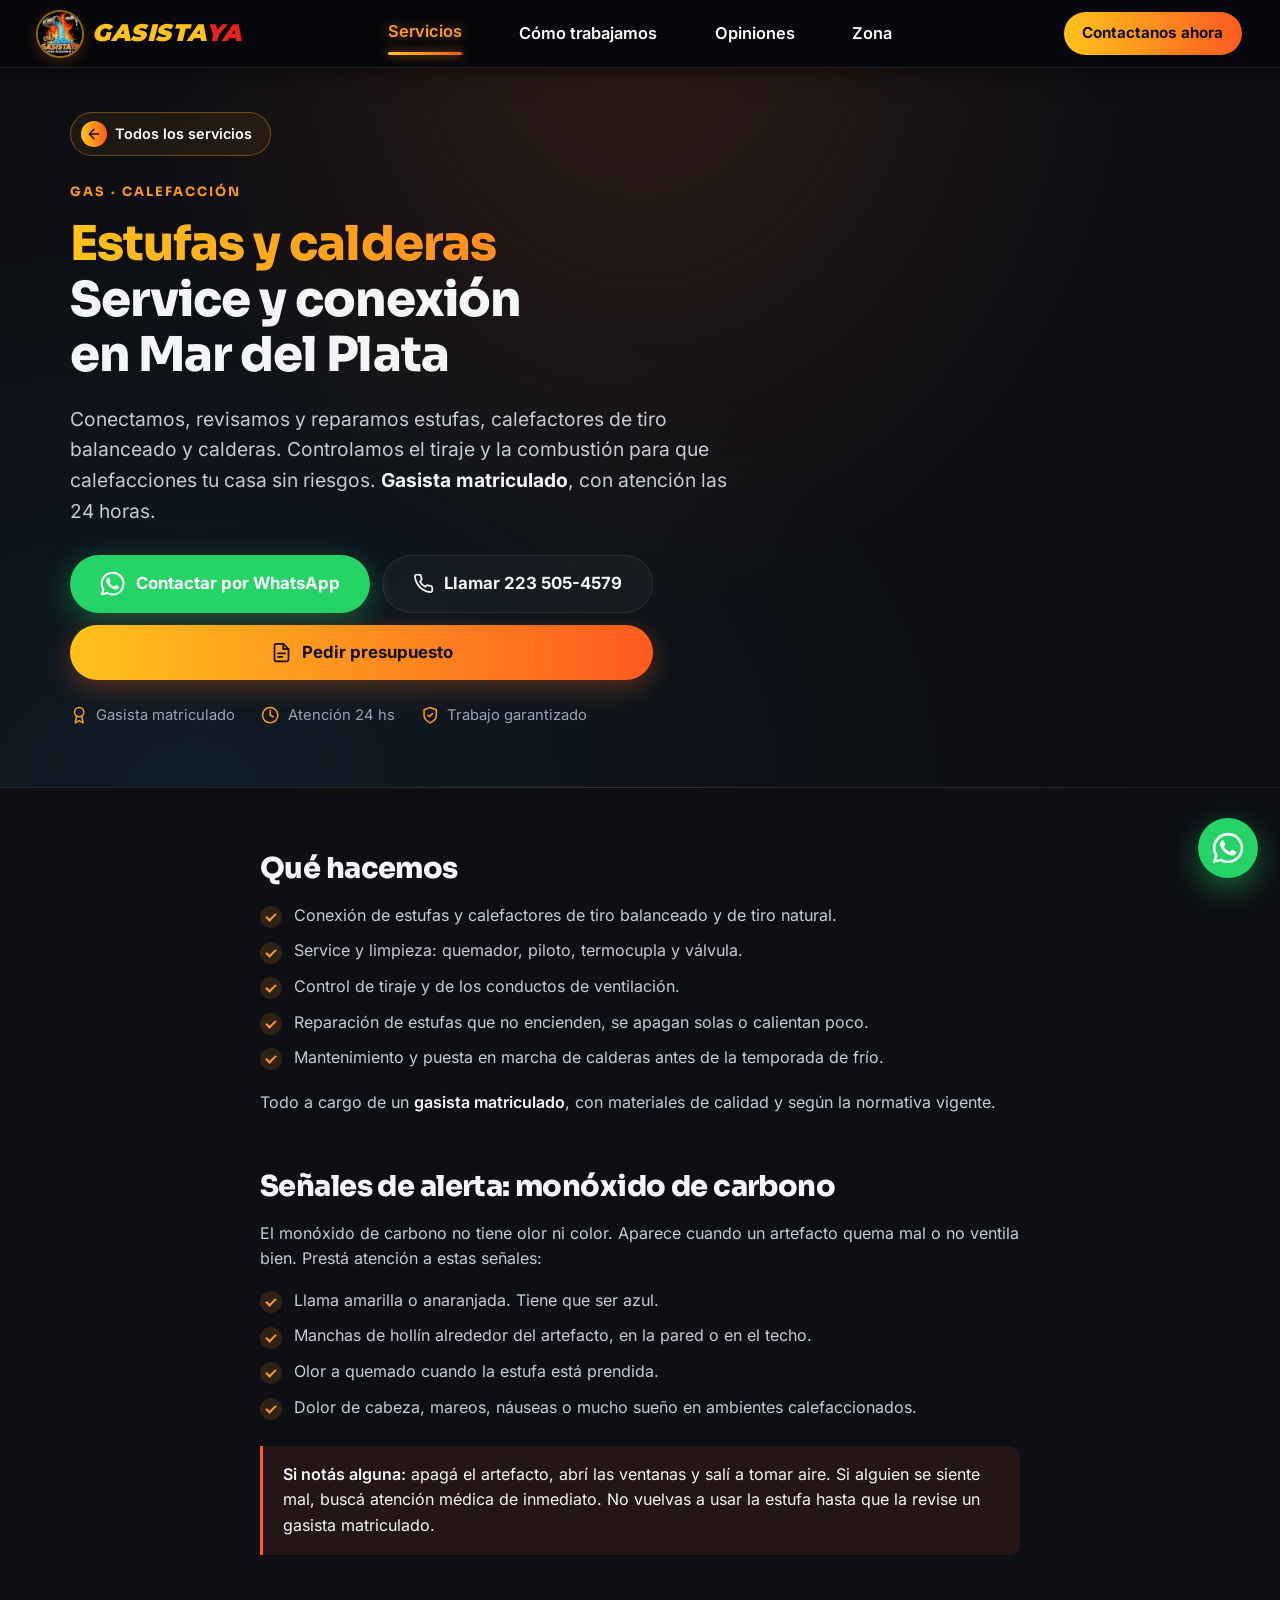
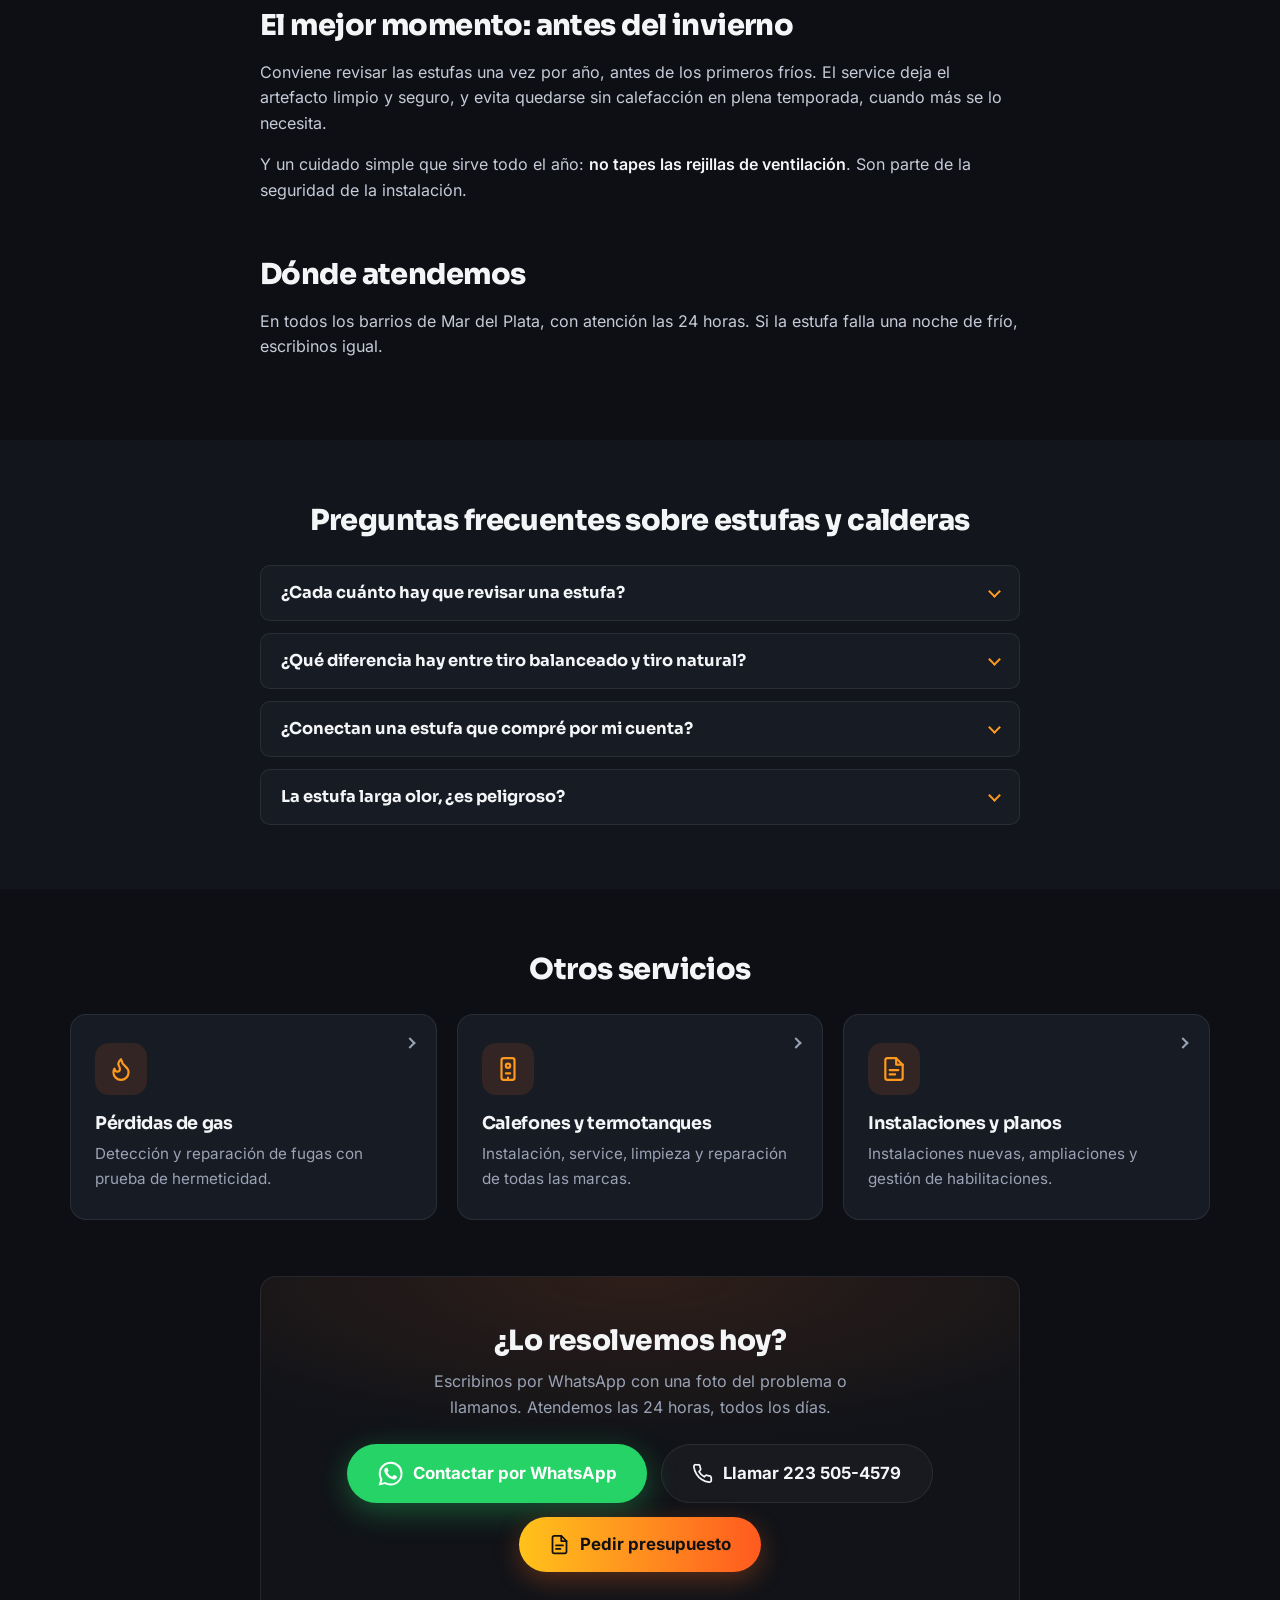
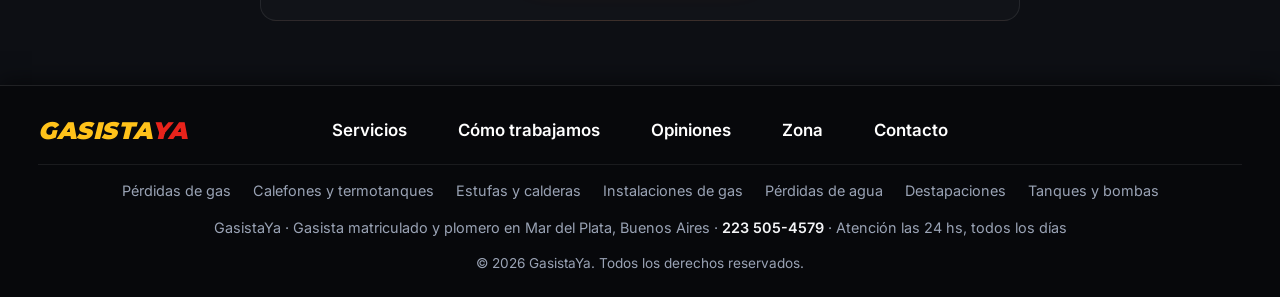
<file: estufas-y-calderas.html>
<!DOCTYPE html>
<html lang="es-AR" class="no-js">
<head>
  <meta charset="UTF-8" />
  <meta name="viewport" content="width=device-width, initial-scale=1.0" />
  <title>Service de estufas y calderas en Mar del Plata | GasistaYa</title>
  <meta name="description" content="Conexión, service y reparación de estufas, calefactores de tiro balanceado y calderas en Mar del Plata. Control de tiraje. Gasista matriculado, 24 hs." />
  <meta name="theme-color" content="#0d0f14" />
  <link rel="canonical" href="https://gasistaya.com/estufas-y-calderas.html" />

  <!-- Open Graph (vista previa al compartir el link) -->
  <meta property="og:title" content="Service de estufas y calderas en Mar del Plata" />
  <meta property="og:description" content="Conexión, service y reparación de estufas, calefactores de tiro balanceado y calderas en Mar del Plata. Control de tiraje. Gasista matriculado, 24 hs." />
  <meta property="og:locale" content="es_AR" />
  <meta property="og:site_name" content="GasistaYa" />
  <meta property="og:url" content="https://gasistaya.com/estufas-y-calderas.html" />
  <meta property="og:image" content="https://gasistaya.com/og-image.png" />
  <meta property="og:image:width" content="1200" />
  <meta property="og:image:height" content="630" />
  <meta name="twitter:card" content="summary_large_image" />
  <meta property="og:type" content="website" />

  <link rel="icon" href="favicon.ico" sizes="16x16 32x32 48x48" />
  <link rel="icon" type="image/png" sizes="96x96" href="favicon-96.png" />
  <link rel="apple-touch-icon" href="apple-touch-icon.png" />
  <link rel="preload" href="fonts/inter-latin.woff2" as="font" type="font/woff2" crossorigin />
  <link rel="preload" href="fonts/sora-latin.woff2" as="font" type="font/woff2" crossorigin />
  <link rel="stylesheet" href="styles.css" />

  <!-- Datos estructurados para Google (servicio y ruta de navegación) -->
  <script type="application/ld+json">
  {
    "@context": "https://schema.org",
    "@graph": [
      {
        "@type": "Service",
        "@id": "https://gasistaya.com/estufas-y-calderas.html#servicio",
        "name": "Conexión y mantenimiento de estufas y calderas",
        "serviceType": "Service de estufas y calderas",
        "description": "Conexión, service y reparación de estufas, calefactores de tiro balanceado y calderas en Mar del Plata. Control de tiraje. Gasista matriculado, 24 hs.",
        "url": "https://gasistaya.com/estufas-y-calderas.html",
        "areaServed": { "@type": "City", "name": "Mar del Plata" },
        "provider": {
          "@type": ["Plumber", "HVACBusiness"],
          "@id": "https://gasistaya.com/#negocio",
          "name": "GasistaYa",
          "url": "https://gasistaya.com/",
          "telephone": "+5492235054579",
          "image": "https://gasistaya.com/og-image.png",
          "address": { "@type": "PostalAddress", "addressLocality": "Mar del Plata", "addressRegion": "Buenos Aires", "addressCountry": "AR" }
        }
      },
      {
        "@type": "BreadcrumbList",
        "itemListElement": [
          { "@type": "ListItem", "position": 1, "name": "Inicio", "item": "https://gasistaya.com/" },
          { "@type": "ListItem", "position": 2, "name": "Estufas y calderas", "item": "https://gasistaya.com/estufas-y-calderas.html" }
        ]
      }
    ]
  }
  </script>
</head>
<body>

  <!-- ============ HEADER ============ -->
  <header class="header" id="header">
    <div class="header__inner">
      <a href="index.html" class="brand" aria-label="GasistaYa, ir al inicio">
        <span class="brand__logo"><img src="logo-gasistaya-192.webp" alt="" width="44" height="44" /></span>
        <span class="brand__name">GASISTA<span>YA</span></span>
      </a>

      <nav class="nav" id="nav" aria-label="Navegación principal">
        <a href="index.html#servicios" class="is-active">Servicios</a>
        <a href="como-trabajamos.html">Cómo trabajamos</a>
        <a href="index.html#opiniones">Opiniones</a>
        <a href="index.html#zona">Zona</a>
        <a href="presupuesto.html" class="nav__cta nav__cta--mobile">Contactanos ahora</a>
      </nav>

      <a href="presupuesto.html" class="nav__cta header__cta">Contactanos ahora</a>

      <button type="button" class="menu-toggle" id="menuToggle" aria-label="Abrir menú" aria-expanded="false" aria-controls="nav">
        <span></span><span></span><span></span>
      </button>
    </div>
  </header>

  <main class="page-service">
    <!-- ============ ENCABEZADO DEL SERVICIO ============ -->
    <section class="service-hero">
      <div class="container">
        <div class="service-hero__inner">
          <a class="back-link" href="index.html#servicios">
            <svg class="back-link__icon" viewBox="0 0 24 24" aria-hidden="true"><path fill="none" stroke="currentColor" stroke-width="2.2" stroke-linecap="round" stroke-linejoin="round" d="M19 12H5M12 19l-7-7 7-7"/></svg>
            Todos los servicios
          </a>
          <span class="eyebrow">Gas · Calefacción</span>
          <h1>
            <span class="gradient-text">Estufas y calderas</span>
            Service y conexión en Mar del Plata
          </h1>
          <p class="lead">Conectamos, revisamos y reparamos estufas, calefactores de tiro balanceado y calderas. Controlamos el tiraje y la combustión para que calefacciones tu casa sin riesgos. <strong>Gasista matriculado</strong>, con atención las 24 horas.</p>

          <div class="hero__actions">
            <a class="btn btn--whatsapp js-wa" data-msg="Hola GasistaYa, necesito service o conexión de una estufa o caldera." href="https://wa.me/5492235054579" target="_blank" rel="noopener">
              <svg class="icon" viewBox="0 0 24 24" aria-hidden="true"><use href="#i-whatsapp"/></svg>
              Contactar por WhatsApp
            </a>
            <a class="btn btn--ghost" href="tel:+5492235054579">
              <svg class="icon" viewBox="0 0 24 24" aria-hidden="true"><use href="#i-phone"/></svg>
              Llamar 223 505-4579
            </a>
            <a class="btn btn--quote" href="presupuesto.html?servicio=estufas-y-calderas">
              <svg class="icon" viewBox="0 0 24 24" aria-hidden="true"><use href="#i-doc"/></svg>
              Pedir presupuesto
            </a>
          </div>

          <ul class="trust">
            <li><svg class="icon" viewBox="0 0 24 24" aria-hidden="true"><use href="#i-badge"/></svg> Gasista matriculado</li>
            <li><svg class="icon" viewBox="0 0 24 24" aria-hidden="true"><use href="#i-clock"/></svg> Atención 24 hs</li>
            <li><svg class="icon" viewBox="0 0 24 24" aria-hidden="true"><use href="#i-shield"/></svg> Trabajo garantizado</li>
          </ul>
        </div>
      </div>
    </section>

    <!-- ============ CONTENIDO ============ -->
    <section class="section">
      <div class="container prose">
        <h2>Qué hacemos</h2>
        <ul class="checklist">
          <li>Conexión de estufas y calefactores de tiro balanceado y de tiro natural.</li>
          <li>Service y limpieza: quemador, piloto, termocupla y válvula.</li>
          <li>Control de tiraje y de los conductos de ventilación.</li>
          <li>Reparación de estufas que no encienden, se apagan solas o calientan poco.</li>
          <li>Mantenimiento y puesta en marcha de calderas antes de la temporada de frío.</li>
        </ul>
        <p>Todo a cargo de un <strong>gasista matriculado</strong>, con materiales de calidad y según la normativa vigente.</p>

        <h2>Señales de alerta: monóxido de carbono</h2>
        <p>El monóxido de carbono no tiene olor ni color. Aparece cuando un artefacto quema mal o no ventila bien. Prestá atención a estas señales:</p>
        <ul class="checklist">
          <li>Llama amarilla o anaranjada. Tiene que ser azul.</li>
          <li>Manchas de hollín alrededor del artefacto, en la pared o en el techo.</li>
          <li>Olor a quemado cuando la estufa está prendida.</li>
          <li>Dolor de cabeza, mareos, náuseas o mucho sueño en ambientes calefaccionados.</li>
        </ul>
        <div class="callout">
          <p><strong>Si notás alguna:</strong> apagá el artefacto, abrí las ventanas y salí a tomar aire. Si alguien se siente mal, buscá atención médica de inmediato. No vuelvas a usar la estufa hasta que la revise un gasista matriculado.</p>
        </div>

        <h2>El mejor momento: antes del invierno</h2>
        <p>Conviene revisar las estufas una vez por año, antes de los primeros fríos. El service deja el artefacto limpio y seguro, y evita quedarse sin calefacción en plena temporada, cuando más se lo necesita.</p>
        <p>Y un cuidado simple que sirve todo el año: <strong>no tapes las rejillas de ventilación</strong>. Son parte de la seguridad de la instalación.</p>

        <h2>Dónde atendemos</h2>
        <p>En todos los barrios de Mar del Plata, con atención las 24 horas. Si la estufa falla una noche de frío, escribinos igual.</p>
      </div>
    </section>

    <!-- ============ PREGUNTAS FRECUENTES ============ -->
    <section class="section section--alt">
      <div class="container">
        <h2 class="related__title">Preguntas frecuentes sobre estufas y calderas</h2>
        <div class="faq">
          <details class="faq__item">
            <summary><h3>¿Cada cuánto hay que revisar una estufa?</h3></summary>
            <p>Una vez por año, idealmente antes del invierno. Si la llama no es azul o la estufa se apaga sola, hacela revisar antes de seguir usándola.</p>
          </details>
          <details class="faq__item">
            <summary><h3>¿Qué diferencia hay entre tiro balanceado y tiro natural?</h3></summary>
            <p>La de tiro balanceado toma el aire del exterior y expulsa los gases hacia afuera a través de la pared, por eso es la indicada para dormitorios y baños. La de tiro natural usa el aire del ambiente y evacua los gases por un conducto, así que necesita ventilación permanente.</p>
          </details>
          <details class="faq__item">
            <summary><h3>¿Conectan una estufa que compré por mi cuenta?</h3></summary>
            <p>Sí. La conectamos y verificamos que el lugar, la ventilación y la instalación sean aptos para ese artefacto.</p>
          </details>
          <details class="faq__item">
            <summary><h3>La estufa larga olor, ¿es peligroso?</h3></summary>
            <p>Al primer encendido de la temporada puede ser polvo acumulado. Si el olor sigue, o la llama no es azul, apagala, ventilá y llamanos.</p>
          </details>
        </div>
      </div>
    </section>

    <!-- ============ OTROS SERVICIOS Y CONTACTO ============ -->
    <section class="section">
      <div class="container">
        <h2 class="related__title">Otros servicios</h2>
        <div class="grid grid--related">
          <article class="card card--link">
            <div class="card__icon card__icon--fire"><svg class="icon" viewBox="0 0 24 24"><use href="#i-flame"/></svg></div>
            <h3><a href="perdidas-de-gas.html">Pérdidas de gas</a></h3>
            <p>Detección y reparación de fugas con prueba de hermeticidad.</p>
          </article>
          <article class="card card--link">
            <div class="card__icon card__icon--fire"><svg class="icon" viewBox="0 0 24 24"><use href="#i-heater"/></svg></div>
            <h3><a href="calefones-y-termotanques.html">Calefones y termotanques</a></h3>
            <p>Instalación, service, limpieza y reparación de todas las marcas.</p>
          </article>
          <article class="card card--link">
            <div class="card__icon card__icon--fire"><svg class="icon" viewBox="0 0 24 24"><use href="#i-doc"/></svg></div>
            <h3><a href="instalaciones-de-gas.html">Instalaciones y planos</a></h3>
            <p>Instalaciones nuevas, ampliaciones y gestión de habilitaciones.</p>
          </article>
        </div>

        <div class="cta-band">
          <h2>¿Lo resolvemos hoy?</h2>
          <p>Escribinos por WhatsApp con una foto del problema o llamanos. Atendemos las 24 horas, todos los días.</p>
          <div class="cta-row">
            <a class="btn btn--whatsapp js-wa" data-msg="Hola GasistaYa, necesito service o conexión de una estufa o caldera." href="https://wa.me/5492235054579" target="_blank" rel="noopener">
              <svg class="icon" viewBox="0 0 24 24" aria-hidden="true"><use href="#i-whatsapp"/></svg>
              Contactar por WhatsApp
            </a>
            <a class="btn btn--ghost" href="tel:+5492235054579">
              <svg class="icon" viewBox="0 0 24 24" aria-hidden="true"><use href="#i-phone"/></svg>
              Llamar 223 505-4579
            </a>
            <a class="btn btn--quote" href="presupuesto.html?servicio=estufas-y-calderas">
              <svg class="icon" viewBox="0 0 24 24" aria-hidden="true"><use href="#i-doc"/></svg>
              Pedir presupuesto
            </a>
          </div>
        </div>
      </div>
    </section>
  </main>

  <!-- ============ FOOTER ============ -->
  <footer class="footer">
    <div class="footer__inner">
      <span class="brand__name footer__brand">GASISTA<span>YA</span></span>
      <nav class="footer__nav" aria-label="Enlaces del pie">
        <a href="index.html#servicios">Servicios</a>
        <a href="como-trabajamos.html">Cómo trabajamos</a>
        <a href="index.html#opiniones">Opiniones</a>
        <a href="index.html#zona">Zona</a>
        <a href="presupuesto.html">Contacto</a>
      </nav>
      <nav class="footer__services" aria-label="Servicios">
        <a href="perdidas-de-gas.html">Pérdidas de gas</a>
        <a href="calefones-y-termotanques.html">Calefones y termotanques</a>
        <a href="estufas-y-calderas.html">Estufas y calderas</a>
        <a href="instalaciones-de-gas.html">Instalaciones de gas</a>
        <a href="perdidas-de-agua.html">Pérdidas de agua</a>
        <a href="destapaciones.html">Destapaciones</a>
        <a href="tanques-y-bombas.html">Tanques y bombas</a>
      </nav>
      <p class="footer__nap">GasistaYa · Gasista matriculado y plomero en Mar del Plata, Buenos Aires · <a href="tel:+5492235054579">223 505-4579</a> · Atención las 24 hs, todos los días</p>
      <p class="footer__copy">© <span id="year">2026</span> GasistaYa. Todos los derechos reservados.</p>
    </div>
  </footer>

  <!-- Contacto siempre a mano: burbuja de WhatsApp en computadora, barra Llamar / WhatsApp en celular -->
  <a class="wa-float js-wa" data-msg="Hola GasistaYa, necesito service o conexión de una estufa o caldera." href="https://wa.me/5492235054579" target="_blank" rel="noopener" aria-label="Escribir por WhatsApp">
    <svg viewBox="0 0 24 24" aria-hidden="true"><use href="#i-whatsapp"/></svg>
  </a>
  <div class="contact-bar" role="group" aria-label="Contacto rápido">
    <a class="contact-bar__btn contact-bar__btn--call" href="tel:+5492235054579">
      <svg class="icon" viewBox="0 0 24 24" aria-hidden="true"><use href="#i-phone"/></svg>
      Llamar
    </a>
    <a class="contact-bar__btn contact-bar__btn--wa js-wa" data-msg="Hola GasistaYa, necesito service o conexión de una estufa o caldera." href="https://wa.me/5492235054579" target="_blank" rel="noopener">
      <svg class="icon" viewBox="0 0 24 24" aria-hidden="true"><use href="#i-whatsapp"/></svg>
      WhatsApp
    </a>
  </div>

  <!-- ============ ÍCONOS SVG ============ -->
  <!-- Solo los íconos que usa esta página. Para sumar otro, copiá su <symbol> de una página que lo tenga. -->
  <svg xmlns="http://www.w3.org/2000/svg" style="display:none">
    <symbol id="i-whatsapp" viewBox="0 0 24 24"><path fill="currentColor" d="M17.47 14.38c-.3-.15-1.76-.87-2.03-.97-.27-.1-.47-.15-.67.15-.2.3-.77.97-.94 1.17-.17.2-.35.22-.65.07-.3-.15-1.26-.46-2.4-1.48-.89-.79-1.49-1.77-1.66-2.07-.17-.3-.02-.46.13-.61.13-.13.3-.35.45-.52.15-.17.2-.3.3-.5.1-.2.05-.37-.02-.52-.08-.15-.67-1.62-.92-2.22-.24-.58-.49-.5-.67-.51h-.57c-.2 0-.52.07-.8.37-.27.3-1.04 1.02-1.04 2.48s1.07 2.88 1.21 3.08c.15.2 2.1 3.2 5.08 4.49.71.31 1.26.49 1.69.63.71.22 1.36.19 1.87.12.57-.09 1.76-.72 2-1.41.25-.7.25-1.29.17-1.41-.07-.13-.27-.2-.57-.35M12.05 21.5h-.01a9.4 9.4 0 0 1-4.8-1.32l-.34-.2-3.57.94.95-3.48-.22-.36a9.4 9.4 0 0 1-1.45-5.02c0-5.2 4.24-9.44 9.45-9.44a9.4 9.4 0 0 1 9.44 9.45c0 5.2-4.24 9.44-9.45 9.44M20.08 3.92A11.27 11.27 0 0 0 12.05.6C5.8.6.7 5.7.7 11.95c0 2 .52 3.95 1.52 5.67L.6 23.4l5.9-1.55a11.33 11.33 0 0 0 5.54 1.41h.01c6.25 0 11.34-5.09 11.35-11.35 0-3.03-1.18-5.88-3.32-8.02"/></symbol>
    <symbol id="i-phone" viewBox="0 0 24 24"><path fill="none" stroke="currentColor" stroke-width="2" stroke-linecap="round" stroke-linejoin="round" d="M22 16.9v3a2 2 0 0 1-2.2 2 19.8 19.8 0 0 1-8.6-3.1 19.5 19.5 0 0 1-6-6A19.8 19.8 0 0 1 2.1 4.2 2 2 0 0 1 4.1 2h3a2 2 0 0 1 2 1.7c.1.9.4 1.8.7 2.7a2 2 0 0 1-.5 2.1L8 9.8a16 16 0 0 0 6 6l1.3-1.3a2 2 0 0 1 2.1-.4c.9.3 1.8.6 2.7.7a2 2 0 0 1 1.7 2z"/></symbol>
    <symbol id="i-clock" viewBox="0 0 24 24"><g fill="none" stroke="currentColor" stroke-width="2" stroke-linecap="round"><circle cx="12" cy="12" r="10"/><path d="M12 6v6l4 2"/></g></symbol>
    <symbol id="i-badge" viewBox="0 0 24 24"><g fill="none" stroke="currentColor" stroke-width="2" stroke-linecap="round" stroke-linejoin="round"><circle cx="12" cy="8" r="6"/><path d="M15.5 13 17 22l-5-3-5 3 1.5-9"/></g></symbol>
    <symbol id="i-shield" viewBox="0 0 24 24"><g fill="none" stroke="currentColor" stroke-width="2" stroke-linecap="round" stroke-linejoin="round"><path d="M12 22s8-4 8-10V5l-8-3-8 3v7c0 6 8 10 8 10z"/><path d="m9 12 2 2 4-4"/></g></symbol>
    <symbol id="i-flame" viewBox="0 0 24 24"><path fill="none" stroke="currentColor" stroke-width="2" stroke-linecap="round" stroke-linejoin="round" d="M8.5 14.5A2.5 2.5 0 0 0 11 12c0-1.4-.5-2-1-3-1.1-2.1-.2-4 2-6 .5 2.5 2 4.9 4 6.5 2 1.6 3 3.5 3 5.5a7 7 0 1 1-14 0c0-1.2.4-2.3 1-3.3.3 1.6 1.1 2.8 2.5 2.8z"/></symbol>
    <symbol id="i-heater" viewBox="0 0 24 24"><g fill="none" stroke="currentColor" stroke-width="2" stroke-linecap="round" stroke-linejoin="round"><rect x="6" y="2" width="12" height="20" rx="2"/><circle cx="12" cy="9" r="2"/><path d="M10 16h4M12 22v-2"/></g></symbol>
    <symbol id="i-doc" viewBox="0 0 24 24"><g fill="none" stroke="currentColor" stroke-width="2" stroke-linecap="round" stroke-linejoin="round"><path d="M14 2H6a2 2 0 0 0-2 2v16a2 2 0 0 0 2 2h12a2 2 0 0 0 2-2V8z"/><path d="M14 2v6h6M8 13h8M8 17h5"/></g></symbol>
  </svg>

  <script src="script.js"></script>
</body>
</html>
</file>
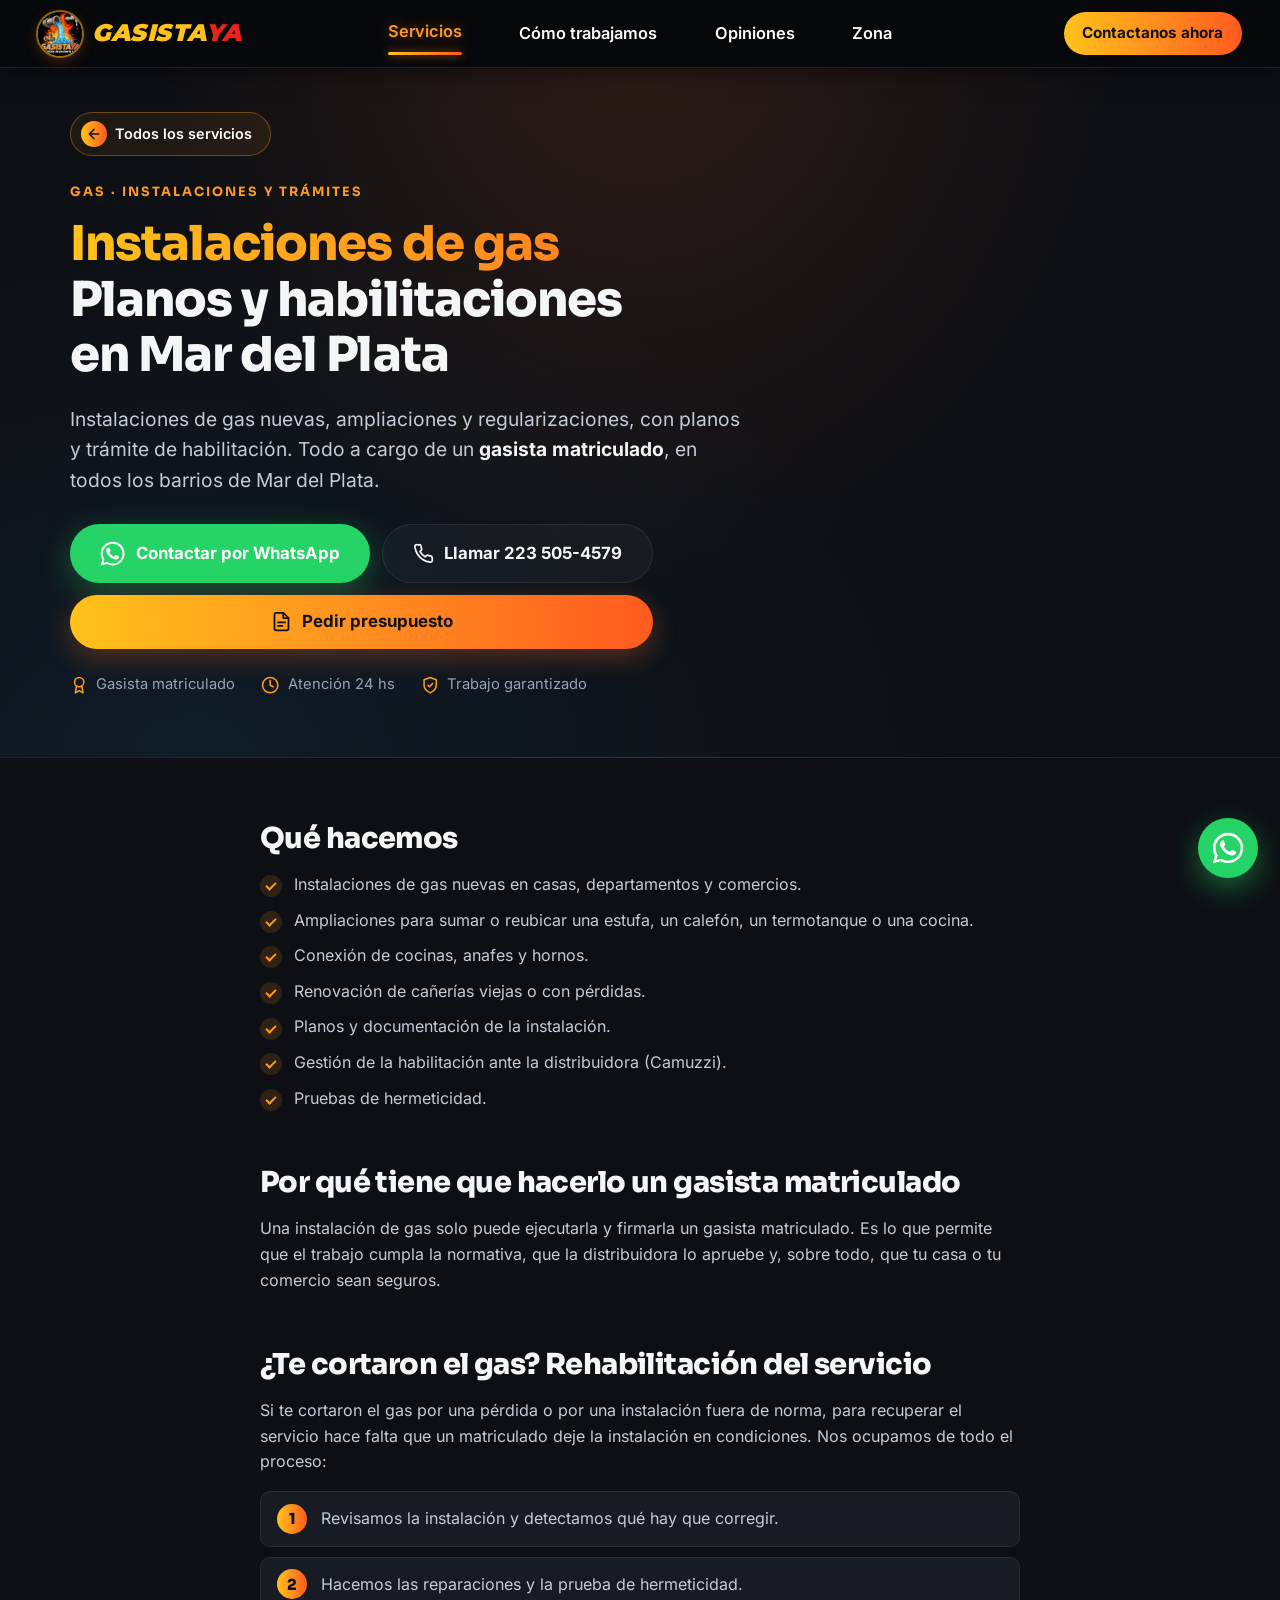
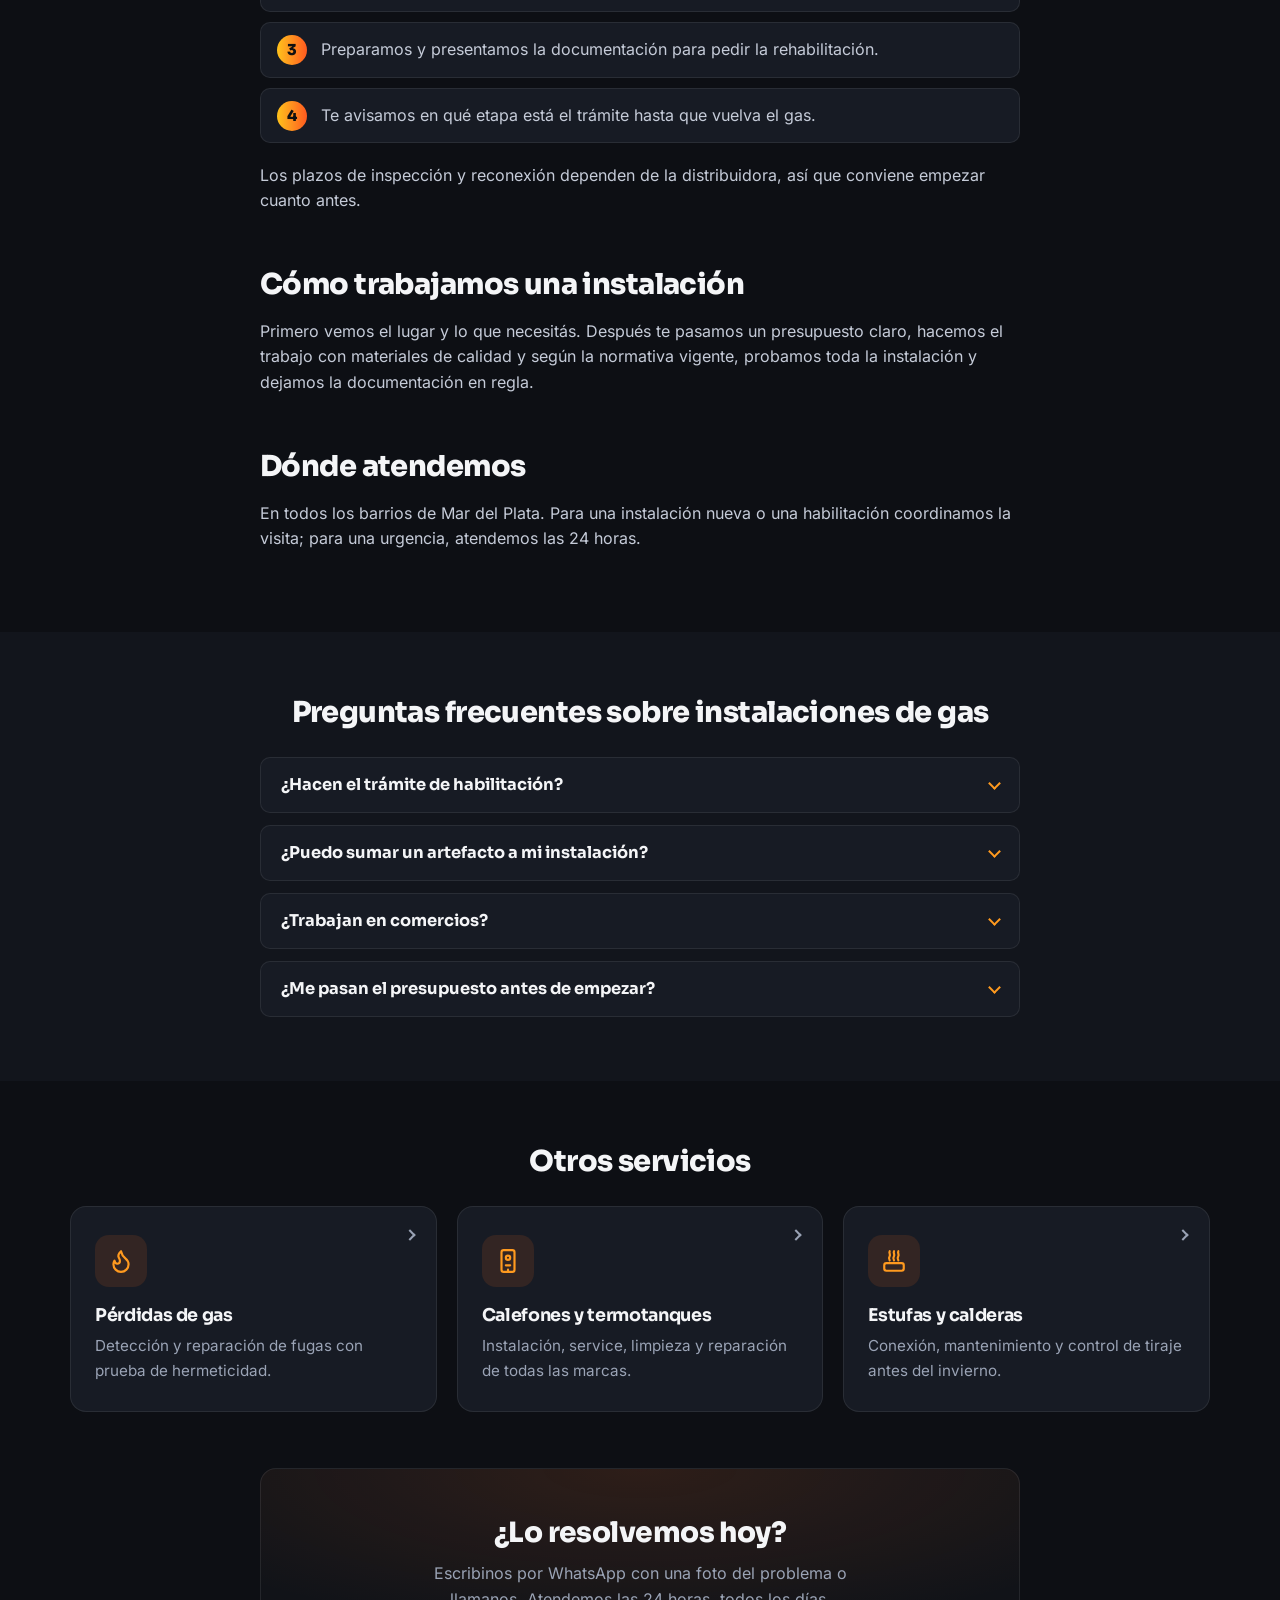
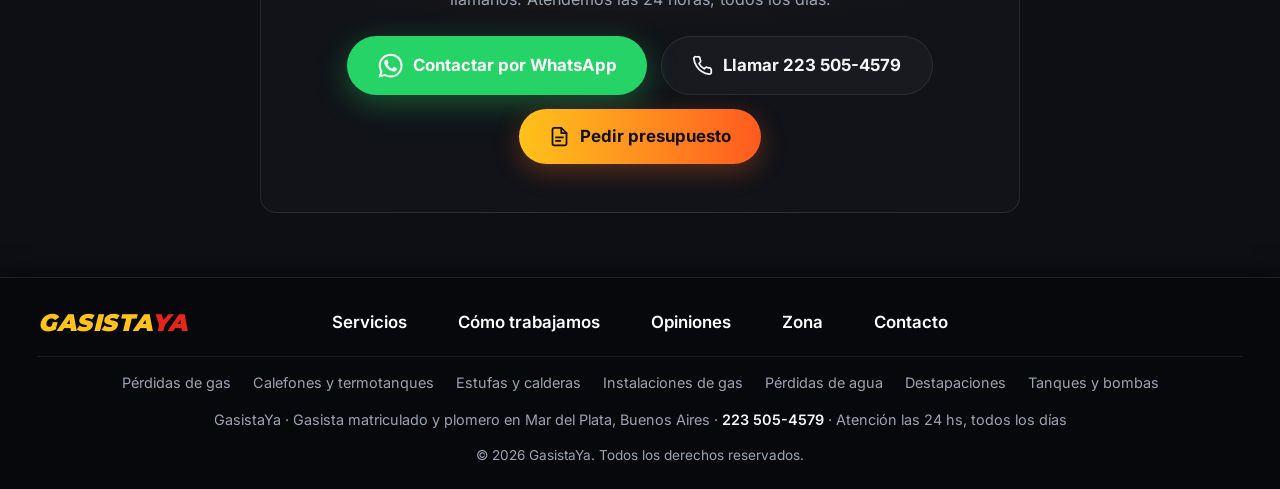
<file: instalaciones-de-gas.html>
<!DOCTYPE html>
<html lang="es-AR" class="no-js">
<head>
  <meta charset="UTF-8" />
  <meta name="viewport" content="width=device-width, initial-scale=1.0" />
  <title>Instalaciones de gas y habilitaciones en Mar del Plata | GasistaYa</title>
  <meta name="description" content="Instalaciones de gas nuevas, ampliaciones, planos y habilitaciones en Mar del Plata. Rehabilitación del servicio tras un corte. Gasista matriculado." />
  <meta name="theme-color" content="#0d0f14" />
  <link rel="canonical" href="https://gasistaya.com/instalaciones-de-gas.html" />

  <!-- Open Graph (vista previa al compartir el link) -->
  <meta property="og:title" content="Instalaciones de gas y habilitaciones en Mar del Plata" />
  <meta property="og:description" content="Instalaciones de gas nuevas, ampliaciones, planos y habilitaciones en Mar del Plata. Rehabilitación del servicio tras un corte. Gasista matriculado." />
  <meta property="og:locale" content="es_AR" />
  <meta property="og:site_name" content="GasistaYa" />
  <meta property="og:url" content="https://gasistaya.com/instalaciones-de-gas.html" />
  <meta property="og:image" content="https://gasistaya.com/og-image.png" />
  <meta property="og:image:width" content="1200" />
  <meta property="og:image:height" content="630" />
  <meta name="twitter:card" content="summary_large_image" />
  <meta property="og:type" content="website" />

  <link rel="icon" href="favicon.ico" sizes="16x16 32x32 48x48" />
  <link rel="icon" type="image/png" sizes="96x96" href="favicon-96.png" />
  <link rel="apple-touch-icon" href="apple-touch-icon.png" />
  <link rel="preload" href="fonts/inter-latin.woff2" as="font" type="font/woff2" crossorigin />
  <link rel="preload" href="fonts/sora-latin.woff2" as="font" type="font/woff2" crossorigin />
  <link rel="stylesheet" href="styles.css" />

  <!-- Datos estructurados para Google (servicio y ruta de navegación) -->
  <script type="application/ld+json">
  {
    "@context": "https://schema.org",
    "@graph": [
      {
        "@type": "Service",
        "@id": "https://gasistaya.com/instalaciones-de-gas.html#servicio",
        "name": "Instalaciones de gas, planos y habilitaciones",
        "serviceType": "Instalación de gas",
        "description": "Instalaciones de gas nuevas, ampliaciones, planos y habilitaciones en Mar del Plata. Rehabilitación del servicio tras un corte. Gasista matriculado.",
        "url": "https://gasistaya.com/instalaciones-de-gas.html",
        "areaServed": { "@type": "City", "name": "Mar del Plata" },
        "provider": {
          "@type": ["Plumber", "HVACBusiness"],
          "@id": "https://gasistaya.com/#negocio",
          "name": "GasistaYa",
          "url": "https://gasistaya.com/",
          "telephone": "+5492235054579",
          "image": "https://gasistaya.com/og-image.png",
          "address": { "@type": "PostalAddress", "addressLocality": "Mar del Plata", "addressRegion": "Buenos Aires", "addressCountry": "AR" }
        }
      },
      {
        "@type": "BreadcrumbList",
        "itemListElement": [
          { "@type": "ListItem", "position": 1, "name": "Inicio", "item": "https://gasistaya.com/" },
          { "@type": "ListItem", "position": 2, "name": "Instalaciones y planos", "item": "https://gasistaya.com/instalaciones-de-gas.html" }
        ]
      }
    ]
  }
  </script>
</head>
<body>

  <!-- ============ HEADER ============ -->
  <header class="header" id="header">
    <div class="header__inner">
      <a href="index.html" class="brand" aria-label="GasistaYa, ir al inicio">
        <span class="brand__logo"><img src="logo-gasistaya-192.webp" alt="" width="44" height="44" /></span>
        <span class="brand__name">GASISTA<span>YA</span></span>
      </a>

      <nav class="nav" id="nav" aria-label="Navegación principal">
        <a href="index.html#servicios" class="is-active">Servicios</a>
        <a href="como-trabajamos.html">Cómo trabajamos</a>
        <a href="index.html#opiniones">Opiniones</a>
        <a href="index.html#zona">Zona</a>
        <a href="presupuesto.html" class="nav__cta nav__cta--mobile">Contactanos ahora</a>
      </nav>

      <a href="presupuesto.html" class="nav__cta header__cta">Contactanos ahora</a>

      <button type="button" class="menu-toggle" id="menuToggle" aria-label="Abrir menú" aria-expanded="false" aria-controls="nav">
        <span></span><span></span><span></span>
      </button>
    </div>
  </header>

  <main class="page-service">
    <!-- ============ ENCABEZADO DEL SERVICIO ============ -->
    <section class="service-hero">
      <div class="container">
        <div class="service-hero__inner">
          <a class="back-link" href="index.html#servicios">
            <svg class="back-link__icon" viewBox="0 0 24 24" aria-hidden="true"><path fill="none" stroke="currentColor" stroke-width="2.2" stroke-linecap="round" stroke-linejoin="round" d="M19 12H5M12 19l-7-7 7-7"/></svg>
            Todos los servicios
          </a>
          <span class="eyebrow">Gas · Instalaciones y trámites</span>
          <h1>
            <span class="gradient-text">Instalaciones de gas</span>
            Planos y habilitaciones en Mar del Plata
          </h1>
          <p class="lead">Instalaciones de gas nuevas, ampliaciones y regularizaciones, con planos y trámite de habilitación. Todo a cargo de un <strong>gasista matriculado</strong>, en todos los barrios de Mar del Plata.</p>

          <div class="hero__actions">
            <a class="btn btn--whatsapp js-wa" data-msg="Hola GasistaYa, quiero consultar por una instalación o habilitación de gas." href="https://wa.me/5492235054579" target="_blank" rel="noopener">
              <svg class="icon" viewBox="0 0 24 24" aria-hidden="true"><use href="#i-whatsapp"/></svg>
              Contactar por WhatsApp
            </a>
            <a class="btn btn--ghost" href="tel:+5492235054579">
              <svg class="icon" viewBox="0 0 24 24" aria-hidden="true"><use href="#i-phone"/></svg>
              Llamar 223 505-4579
            </a>
            <a class="btn btn--quote" href="presupuesto.html?servicio=instalaciones-de-gas">
              <svg class="icon" viewBox="0 0 24 24" aria-hidden="true"><use href="#i-doc"/></svg>
              Pedir presupuesto
            </a>
          </div>

          <ul class="trust">
            <li><svg class="icon" viewBox="0 0 24 24" aria-hidden="true"><use href="#i-badge"/></svg> Gasista matriculado</li>
            <li><svg class="icon" viewBox="0 0 24 24" aria-hidden="true"><use href="#i-clock"/></svg> Atención 24 hs</li>
            <li><svg class="icon" viewBox="0 0 24 24" aria-hidden="true"><use href="#i-shield"/></svg> Trabajo garantizado</li>
          </ul>
        </div>
      </div>
    </section>

    <!-- ============ CONTENIDO ============ -->
    <section class="section">
      <div class="container prose">
        <h2>Qué hacemos</h2>
        <ul class="checklist">
          <li>Instalaciones de gas nuevas en casas, departamentos y comercios.</li>
          <li>Ampliaciones para sumar o reubicar una estufa, un calefón, un termotanque o una cocina.</li>
          <li>Conexión de cocinas, anafes y hornos.</li>
          <li>Renovación de cañerías viejas o con pérdidas.</li>
          <li>Planos y documentación de la instalación.</li>
          <li>Gestión de la habilitación ante la distribuidora (Camuzzi).</li>
          <li>Pruebas de hermeticidad.</li>
        </ul>

        <h2>Por qué tiene que hacerlo un gasista matriculado</h2>
        <p>Una instalación de gas solo puede ejecutarla y firmarla un gasista matriculado. Es lo que permite que el trabajo cumpla la normativa, que la distribuidora lo apruebe y, sobre todo, que tu casa o tu comercio sean seguros.</p>

        <h2>¿Te cortaron el gas? Rehabilitación del servicio</h2>
        <p>Si te cortaron el gas por una pérdida o por una instalación fuera de norma, para recuperar el servicio hace falta que un matriculado deje la instalación en condiciones. Nos ocupamos de todo el proceso:</p>
        <ol class="numlist">
          <li>Revisamos la instalación y detectamos qué hay que corregir.</li>
          <li>Hacemos las reparaciones y la prueba de hermeticidad.</li>
          <li>Preparamos y presentamos la documentación para pedir la rehabilitación.</li>
          <li>Te avisamos en qué etapa está el trámite hasta que vuelva el gas.</li>
        </ol>
        <p>Los plazos de inspección y reconexión dependen de la distribuidora, así que conviene empezar cuanto antes.</p>

        <h2>Cómo trabajamos una instalación</h2>
        <p>Primero vemos el lugar y lo que necesitás. Después te pasamos un presupuesto claro, hacemos el trabajo con materiales de calidad y según la normativa vigente, probamos toda la instalación y dejamos la documentación en regla.</p>

        <h2>Dónde atendemos</h2>
        <p>En todos los barrios de Mar del Plata. Para una instalación nueva o una habilitación coordinamos la visita; para una urgencia, atendemos las 24 horas.</p>
      </div>
    </section>

    <!-- ============ PREGUNTAS FRECUENTES ============ -->
    <section class="section section--alt">
      <div class="container">
        <h2 class="related__title">Preguntas frecuentes sobre instalaciones de gas</h2>
        <div class="faq">
          <details class="faq__item">
            <summary><h3>¿Hacen el trámite de habilitación?</h3></summary>
            <p>Sí. Nos encargamos de los planos, la documentación y la gestión de la habilitación.</p>
          </details>
          <details class="faq__item">
            <summary><h3>¿Puedo sumar un artefacto a mi instalación?</h3></summary>
            <p>En la mayoría de los casos, sí. Revisamos la cañería, la ventilación y la ubicación para confirmar que la instalación lo admite, y hacemos la ampliación según la normativa.</p>
          </details>
          <details class="faq__item">
            <summary><h3>¿Trabajan en comercios?</h3></summary>
            <p>Sí. Hacemos instalaciones y habilitaciones para casas, departamentos y comercios.</p>
          </details>
          <details class="faq__item">
            <summary><h3>¿Me pasan el presupuesto antes de empezar?</h3></summary>
            <p>Sí. Vemos el lugar, definimos qué hay que hacer y te pasamos un presupuesto claro antes de empezar.</p>
          </details>
        </div>
      </div>
    </section>

    <!-- ============ OTROS SERVICIOS Y CONTACTO ============ -->
    <section class="section">
      <div class="container">
        <h2 class="related__title">Otros servicios</h2>
        <div class="grid grid--related">
          <article class="card card--link">
            <div class="card__icon card__icon--fire"><svg class="icon" viewBox="0 0 24 24"><use href="#i-flame"/></svg></div>
            <h3><a href="perdidas-de-gas.html">Pérdidas de gas</a></h3>
            <p>Detección y reparación de fugas con prueba de hermeticidad.</p>
          </article>
          <article class="card card--link">
            <div class="card__icon card__icon--fire"><svg class="icon" viewBox="0 0 24 24"><use href="#i-heater"/></svg></div>
            <h3><a href="calefones-y-termotanques.html">Calefones y termotanques</a></h3>
            <p>Instalación, service, limpieza y reparación de todas las marcas.</p>
          </article>
          <article class="card card--link">
            <div class="card__icon card__icon--fire"><svg class="icon" viewBox="0 0 24 24"><use href="#i-heat"/></svg></div>
            <h3><a href="estufas-y-calderas.html">Estufas y calderas</a></h3>
            <p>Conexión, mantenimiento y control de tiraje antes del invierno.</p>
          </article>
        </div>

        <div class="cta-band">
          <h2>¿Lo resolvemos hoy?</h2>
          <p>Escribinos por WhatsApp con una foto del problema o llamanos. Atendemos las 24 horas, todos los días.</p>
          <div class="cta-row">
            <a class="btn btn--whatsapp js-wa" data-msg="Hola GasistaYa, quiero consultar por una instalación o habilitación de gas." href="https://wa.me/5492235054579" target="_blank" rel="noopener">
              <svg class="icon" viewBox="0 0 24 24" aria-hidden="true"><use href="#i-whatsapp"/></svg>
              Contactar por WhatsApp
            </a>
            <a class="btn btn--ghost" href="tel:+5492235054579">
              <svg class="icon" viewBox="0 0 24 24" aria-hidden="true"><use href="#i-phone"/></svg>
              Llamar 223 505-4579
            </a>
            <a class="btn btn--quote" href="presupuesto.html?servicio=instalaciones-de-gas">
              <svg class="icon" viewBox="0 0 24 24" aria-hidden="true"><use href="#i-doc"/></svg>
              Pedir presupuesto
            </a>
          </div>
        </div>
      </div>
    </section>
  </main>

  <!-- ============ FOOTER ============ -->
  <footer class="footer">
    <div class="footer__inner">
      <span class="brand__name footer__brand">GASISTA<span>YA</span></span>
      <nav class="footer__nav" aria-label="Enlaces del pie">
        <a href="index.html#servicios">Servicios</a>
        <a href="como-trabajamos.html">Cómo trabajamos</a>
        <a href="index.html#opiniones">Opiniones</a>
        <a href="index.html#zona">Zona</a>
        <a href="presupuesto.html">Contacto</a>
      </nav>
      <nav class="footer__services" aria-label="Servicios">
        <a href="perdidas-de-gas.html">Pérdidas de gas</a>
        <a href="calefones-y-termotanques.html">Calefones y termotanques</a>
        <a href="estufas-y-calderas.html">Estufas y calderas</a>
        <a href="instalaciones-de-gas.html">Instalaciones de gas</a>
        <a href="perdidas-de-agua.html">Pérdidas de agua</a>
        <a href="destapaciones.html">Destapaciones</a>
        <a href="tanques-y-bombas.html">Tanques y bombas</a>
      </nav>
      <p class="footer__nap">GasistaYa · Gasista matriculado y plomero en Mar del Plata, Buenos Aires · <a href="tel:+5492235054579">223 505-4579</a> · Atención las 24 hs, todos los días</p>
      <p class="footer__copy">© <span id="year">2026</span> GasistaYa. Todos los derechos reservados.</p>
    </div>
  </footer>

  <!-- Contacto siempre a mano: burbuja de WhatsApp en computadora, barra Llamar / WhatsApp en celular -->
  <a class="wa-float js-wa" data-msg="Hola GasistaYa, quiero consultar por una instalación o habilitación de gas." href="https://wa.me/5492235054579" target="_blank" rel="noopener" aria-label="Escribir por WhatsApp">
    <svg viewBox="0 0 24 24" aria-hidden="true"><use href="#i-whatsapp"/></svg>
  </a>
  <div class="contact-bar" role="group" aria-label="Contacto rápido">
    <a class="contact-bar__btn contact-bar__btn--call" href="tel:+5492235054579">
      <svg class="icon" viewBox="0 0 24 24" aria-hidden="true"><use href="#i-phone"/></svg>
      Llamar
    </a>
    <a class="contact-bar__btn contact-bar__btn--wa js-wa" data-msg="Hola GasistaYa, quiero consultar por una instalación o habilitación de gas." href="https://wa.me/5492235054579" target="_blank" rel="noopener">
      <svg class="icon" viewBox="0 0 24 24" aria-hidden="true"><use href="#i-whatsapp"/></svg>
      WhatsApp
    </a>
  </div>

  <!-- ============ ÍCONOS SVG ============ -->
  <!-- Solo los íconos que usa esta página. Para sumar otro, copiá su <symbol> de una página que lo tenga. -->
  <svg xmlns="http://www.w3.org/2000/svg" style="display:none">
    <symbol id="i-whatsapp" viewBox="0 0 24 24"><path fill="currentColor" d="M17.47 14.38c-.3-.15-1.76-.87-2.03-.97-.27-.1-.47-.15-.67.15-.2.3-.77.97-.94 1.17-.17.2-.35.22-.65.07-.3-.15-1.26-.46-2.4-1.48-.89-.79-1.49-1.77-1.66-2.07-.17-.3-.02-.46.13-.61.13-.13.3-.35.45-.52.15-.17.2-.3.3-.5.1-.2.05-.37-.02-.52-.08-.15-.67-1.62-.92-2.22-.24-.58-.49-.5-.67-.51h-.57c-.2 0-.52.07-.8.37-.27.3-1.04 1.02-1.04 2.48s1.07 2.88 1.21 3.08c.15.2 2.1 3.2 5.08 4.49.71.31 1.26.49 1.69.63.71.22 1.36.19 1.87.12.57-.09 1.76-.72 2-1.41.25-.7.25-1.29.17-1.41-.07-.13-.27-.2-.57-.35M12.05 21.5h-.01a9.4 9.4 0 0 1-4.8-1.32l-.34-.2-3.57.94.95-3.48-.22-.36a9.4 9.4 0 0 1-1.45-5.02c0-5.2 4.24-9.44 9.45-9.44a9.4 9.4 0 0 1 9.44 9.45c0 5.2-4.24 9.44-9.45 9.44M20.08 3.92A11.27 11.27 0 0 0 12.05.6C5.8.6.7 5.7.7 11.95c0 2 .52 3.95 1.52 5.67L.6 23.4l5.9-1.55a11.33 11.33 0 0 0 5.54 1.41h.01c6.25 0 11.34-5.09 11.35-11.35 0-3.03-1.18-5.88-3.32-8.02"/></symbol>
    <symbol id="i-phone" viewBox="0 0 24 24"><path fill="none" stroke="currentColor" stroke-width="2" stroke-linecap="round" stroke-linejoin="round" d="M22 16.9v3a2 2 0 0 1-2.2 2 19.8 19.8 0 0 1-8.6-3.1 19.5 19.5 0 0 1-6-6A19.8 19.8 0 0 1 2.1 4.2 2 2 0 0 1 4.1 2h3a2 2 0 0 1 2 1.7c.1.9.4 1.8.7 2.7a2 2 0 0 1-.5 2.1L8 9.8a16 16 0 0 0 6 6l1.3-1.3a2 2 0 0 1 2.1-.4c.9.3 1.8.6 2.7.7a2 2 0 0 1 1.7 2z"/></symbol>
    <symbol id="i-clock" viewBox="0 0 24 24"><g fill="none" stroke="currentColor" stroke-width="2" stroke-linecap="round"><circle cx="12" cy="12" r="10"/><path d="M12 6v6l4 2"/></g></symbol>
    <symbol id="i-badge" viewBox="0 0 24 24"><g fill="none" stroke="currentColor" stroke-width="2" stroke-linecap="round" stroke-linejoin="round"><circle cx="12" cy="8" r="6"/><path d="M15.5 13 17 22l-5-3-5 3 1.5-9"/></g></symbol>
    <symbol id="i-shield" viewBox="0 0 24 24"><g fill="none" stroke="currentColor" stroke-width="2" stroke-linecap="round" stroke-linejoin="round"><path d="M12 22s8-4 8-10V5l-8-3-8 3v7c0 6 8 10 8 10z"/><path d="m9 12 2 2 4-4"/></g></symbol>
    <symbol id="i-flame" viewBox="0 0 24 24"><path fill="none" stroke="currentColor" stroke-width="2" stroke-linecap="round" stroke-linejoin="round" d="M8.5 14.5A2.5 2.5 0 0 0 11 12c0-1.4-.5-2-1-3-1.1-2.1-.2-4 2-6 .5 2.5 2 4.9 4 6.5 2 1.6 3 3.5 3 5.5a7 7 0 1 1-14 0c0-1.2.4-2.3 1-3.3.3 1.6 1.1 2.8 2.5 2.8z"/></symbol>
    <symbol id="i-heater" viewBox="0 0 24 24"><g fill="none" stroke="currentColor" stroke-width="2" stroke-linecap="round" stroke-linejoin="round"><rect x="6" y="2" width="12" height="20" rx="2"/><circle cx="12" cy="9" r="2"/><path d="M10 16h4M12 22v-2"/></g></symbol>
    <symbol id="i-heat" viewBox="0 0 24 24"><g fill="none" stroke="currentColor" stroke-width="2" stroke-linecap="round" stroke-linejoin="round"><path d="M8 3c-1 1.5 1 3 0 4.5S7 10 8 11.5M12 3c-1 1.5 1 3 0 4.5S11 10 12 11.5M16 3c-1 1.5 1 3 0 4.5S15 10 16 11.5"/><rect x="3" y="14" width="18" height="7" rx="2"/></g></symbol>
    <symbol id="i-doc" viewBox="0 0 24 24"><g fill="none" stroke="currentColor" stroke-width="2" stroke-linecap="round" stroke-linejoin="round"><path d="M14 2H6a2 2 0 0 0-2 2v16a2 2 0 0 0 2 2h12a2 2 0 0 0 2-2V8z"/><path d="M14 2v6h6M8 13h8M8 17h5"/></g></symbol>
  </svg>

  <script src="script.js"></script>
</body>
</html>
</file>
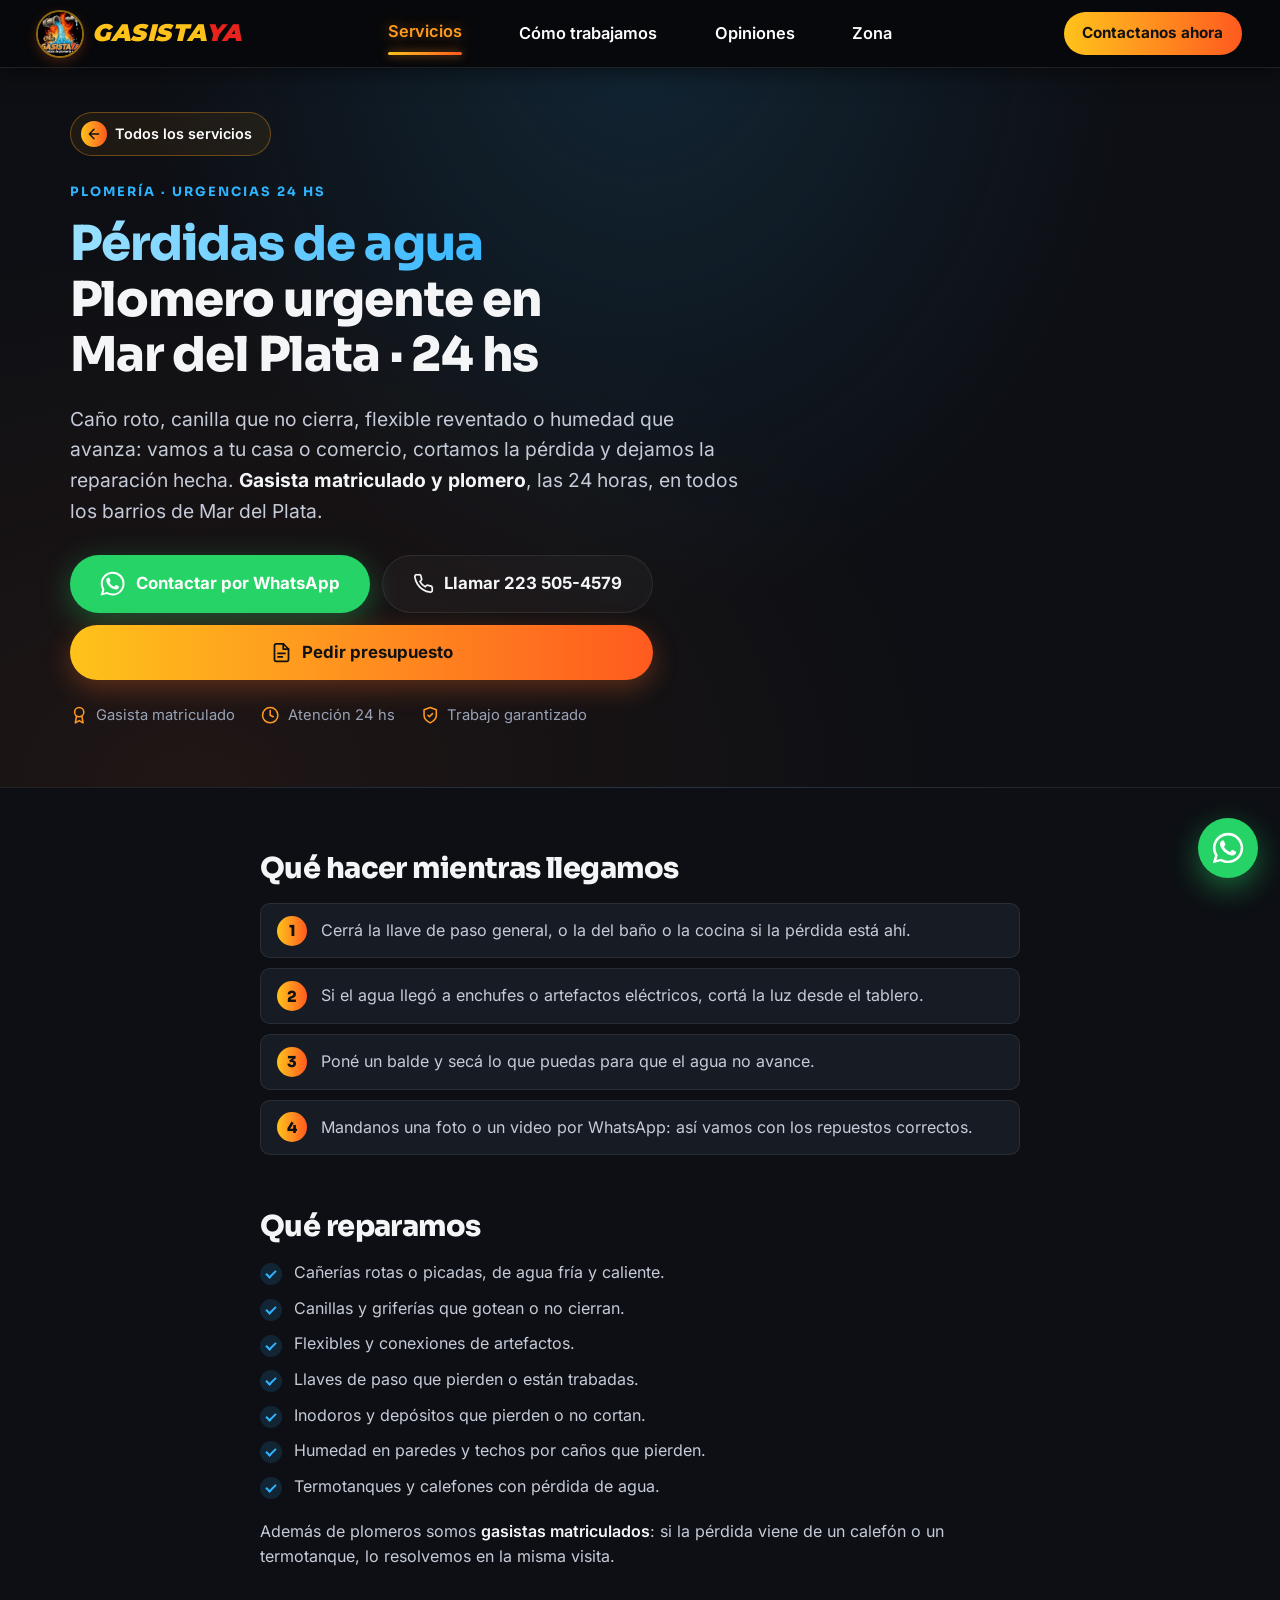
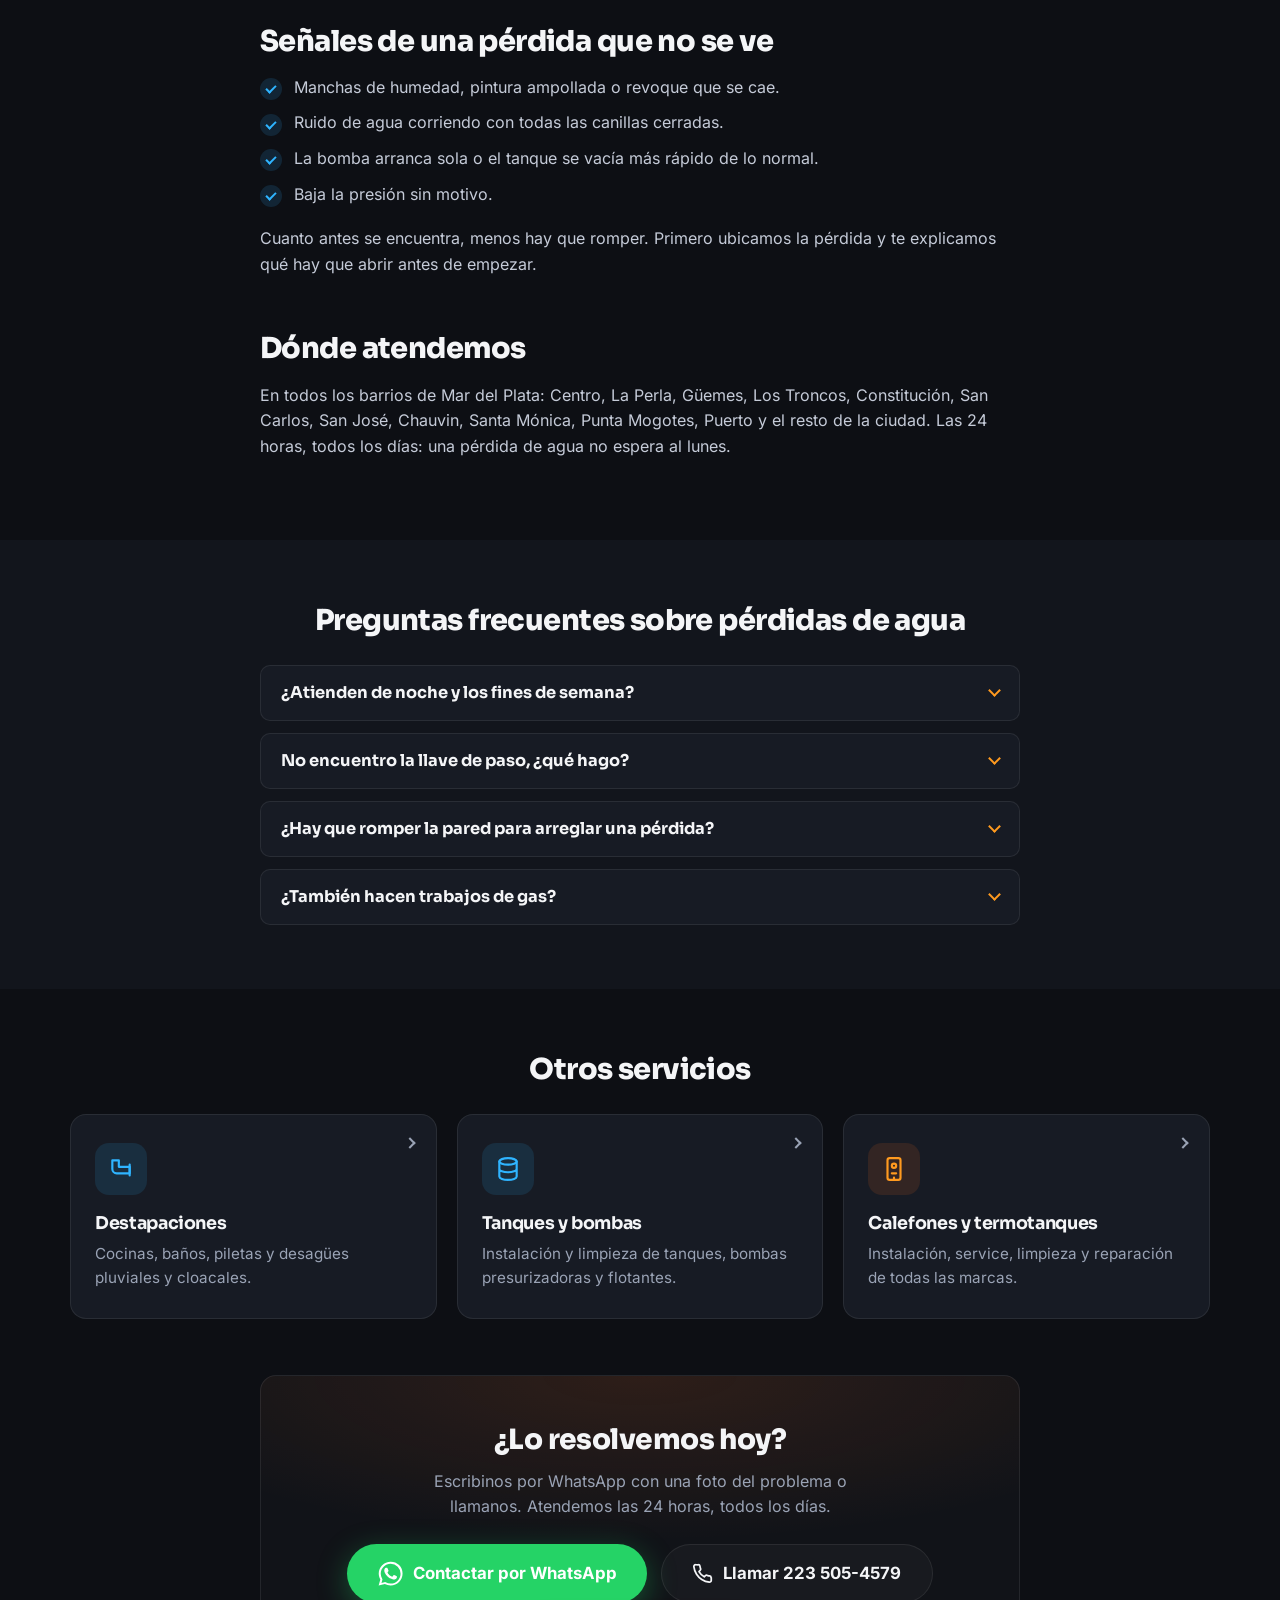
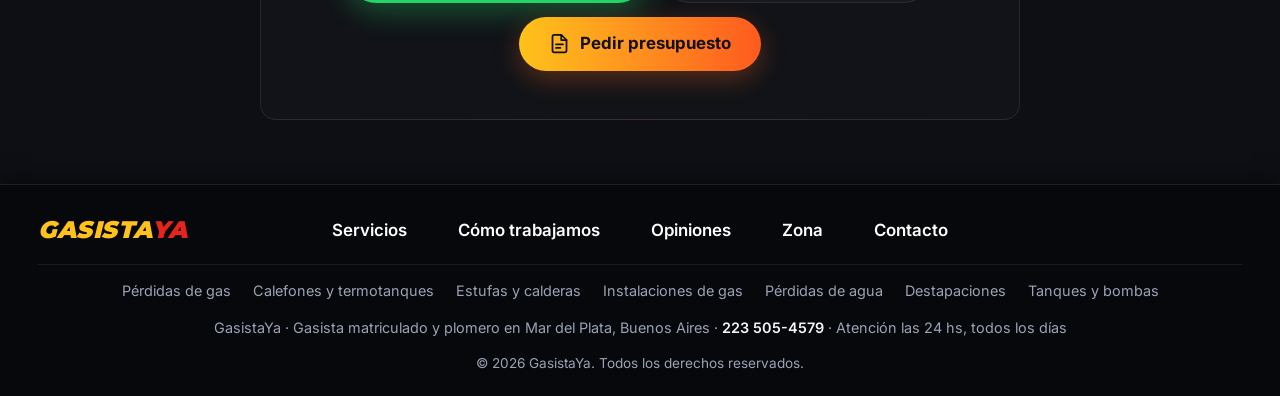
<file: perdidas-de-agua.html>
<!DOCTYPE html>
<html lang="es-AR" class="no-js">
<head>
  <meta charset="UTF-8" />
  <meta name="viewport" content="width=device-width, initial-scale=1.0" />
  <title>Pérdidas de agua en Mar del Plata · Plomero 24 hs | GasistaYa</title>
  <meta name="description" content="Gasista matriculado y plomero en Mar del Plata: reparamos pérdidas de agua, caños rotos, canillas, flexibles y llaves de paso. Urgencias 24 hs." />
  <meta name="theme-color" content="#0d0f14" />
  <link rel="canonical" href="https://gasistaya.com/perdidas-de-agua.html" />

  <!-- Open Graph (vista previa al compartir el link) -->
  <meta property="og:title" content="Pérdidas de agua en Mar del Plata · Plomero 24 hs" />
  <meta property="og:description" content="Gasista matriculado y plomero en Mar del Plata: reparamos pérdidas de agua, caños rotos, canillas, flexibles y llaves de paso. Urgencias 24 hs." />
  <meta property="og:locale" content="es_AR" />
  <meta property="og:site_name" content="GasistaYa" />
  <meta property="og:url" content="https://gasistaya.com/perdidas-de-agua.html" />
  <meta property="og:image" content="https://gasistaya.com/og-image.png" />
  <meta property="og:image:width" content="1200" />
  <meta property="og:image:height" content="630" />
  <meta name="twitter:card" content="summary_large_image" />
  <meta property="og:type" content="website" />

  <link rel="icon" href="favicon.ico" sizes="16x16 32x32 48x48" />
  <link rel="icon" type="image/png" sizes="96x96" href="favicon-96.png" />
  <link rel="apple-touch-icon" href="apple-touch-icon.png" />
  <link rel="preload" href="fonts/inter-latin.woff2" as="font" type="font/woff2" crossorigin />
  <link rel="preload" href="fonts/sora-latin.woff2" as="font" type="font/woff2" crossorigin />
  <link rel="stylesheet" href="styles.css" />

  <!-- Datos estructurados para Google (servicio y ruta de navegación) -->
  <script type="application/ld+json">
  {
    "@context": "https://schema.org",
    "@graph": [
      {
        "@type": "Service",
        "@id": "https://gasistaya.com/perdidas-de-agua.html#servicio",
        "name": "Reparación de pérdidas de agua",
        "serviceType": "Plomería de urgencia",
        "description": "Gasista matriculado y plomero en Mar del Plata: reparamos pérdidas de agua, caños rotos, canillas, flexibles y llaves de paso. Urgencias 24 hs.",
        "url": "https://gasistaya.com/perdidas-de-agua.html",
        "areaServed": { "@type": "City", "name": "Mar del Plata" },
        "provider": {
          "@type": ["Plumber", "HVACBusiness"],
          "@id": "https://gasistaya.com/#negocio",
          "name": "GasistaYa",
          "url": "https://gasistaya.com/",
          "telephone": "+5492235054579",
          "image": "https://gasistaya.com/og-image.png",
          "address": { "@type": "PostalAddress", "addressLocality": "Mar del Plata", "addressRegion": "Buenos Aires", "addressCountry": "AR" }
        }
      },
      {
        "@type": "BreadcrumbList",
        "itemListElement": [
          { "@type": "ListItem", "position": 1, "name": "Inicio", "item": "https://gasistaya.com/" },
          { "@type": "ListItem", "position": 2, "name": "Pérdidas de agua", "item": "https://gasistaya.com/perdidas-de-agua.html" }
        ]
      }
    ]
  }
  </script>
</head>
<body>

  <!-- ============ HEADER ============ -->
  <header class="header" id="header">
    <div class="header__inner">
      <a href="index.html" class="brand" aria-label="GasistaYa, ir al inicio">
        <span class="brand__logo"><img src="logo-gasistaya-192.webp" alt="" width="44" height="44" /></span>
        <span class="brand__name">GASISTA<span>YA</span></span>
      </a>

      <nav class="nav" id="nav" aria-label="Navegación principal">
        <a href="index.html#servicios" class="is-active">Servicios</a>
        <a href="como-trabajamos.html">Cómo trabajamos</a>
        <a href="index.html#opiniones">Opiniones</a>
        <a href="index.html#zona">Zona</a>
        <a href="presupuesto.html" class="nav__cta nav__cta--mobile">Contactanos ahora</a>
      </nav>

      <a href="presupuesto.html" class="nav__cta header__cta">Contactanos ahora</a>

      <button type="button" class="menu-toggle" id="menuToggle" aria-label="Abrir menú" aria-expanded="false" aria-controls="nav">
        <span></span><span></span><span></span>
      </button>
    </div>
  </header>

  <main class="page-service">
    <!-- ============ ENCABEZADO DEL SERVICIO ============ -->
    <section class="service-hero service-hero--water">
      <div class="container">
        <div class="service-hero__inner">
          <a class="back-link" href="index.html#servicios">
            <svg class="back-link__icon" viewBox="0 0 24 24" aria-hidden="true"><path fill="none" stroke="currentColor" stroke-width="2.2" stroke-linecap="round" stroke-linejoin="round" d="M19 12H5M12 19l-7-7 7-7"/></svg>
            Todos los servicios
          </a>
          <span class="eyebrow">Plomería · Urgencias 24 hs</span>
          <h1>
            <span class="gradient-text gradient-text--water">Pérdidas de agua</span>
            Plomero urgente en Mar del Plata · 24 hs
          </h1>
          <p class="lead">Caño roto, canilla que no cierra, flexible reventado o humedad que avanza: vamos a tu casa o comercio, cortamos la pérdida y dejamos la reparación hecha. <strong>Gasista matriculado y plomero</strong>, las 24 horas, en todos los barrios de Mar del Plata.</p>

          <div class="hero__actions">
            <a class="btn btn--whatsapp js-wa" data-msg="Hola GasistaYa, tengo una pérdida de agua y necesito un plomero urgente." href="https://wa.me/5492235054579" target="_blank" rel="noopener">
              <svg class="icon" viewBox="0 0 24 24" aria-hidden="true"><use href="#i-whatsapp"/></svg>
              Contactar por WhatsApp
            </a>
            <a class="btn btn--ghost" href="tel:+5492235054579">
              <svg class="icon" viewBox="0 0 24 24" aria-hidden="true"><use href="#i-phone"/></svg>
              Llamar 223 505-4579
            </a>
            <a class="btn btn--quote" href="presupuesto.html?servicio=perdidas-de-agua">
              <svg class="icon" viewBox="0 0 24 24" aria-hidden="true"><use href="#i-doc"/></svg>
              Pedir presupuesto
            </a>
          </div>

          <ul class="trust">
            <li><svg class="icon" viewBox="0 0 24 24" aria-hidden="true"><use href="#i-badge"/></svg> Gasista matriculado</li>
            <li><svg class="icon" viewBox="0 0 24 24" aria-hidden="true"><use href="#i-clock"/></svg> Atención 24 hs</li>
            <li><svg class="icon" viewBox="0 0 24 24" aria-hidden="true"><use href="#i-shield"/></svg> Trabajo garantizado</li>
          </ul>
        </div>
      </div>
    </section>

    <!-- ============ CONTENIDO ============ -->
    <section class="section">
      <div class="container prose">
        <h2>Qué hacer mientras llegamos</h2>
        <ol class="numlist">
          <li>Cerrá la llave de paso general, o la del baño o la cocina si la pérdida está ahí.</li>
          <li>Si el agua llegó a enchufes o artefactos eléctricos, cortá la luz desde el tablero.</li>
          <li>Poné un balde y secá lo que puedas para que el agua no avance.</li>
          <li>Mandanos una foto o un video por WhatsApp: así vamos con los repuestos correctos.</li>
        </ol>

        <h2>Qué reparamos</h2>
        <ul class="checklist checklist--water">
          <li>Cañerías rotas o picadas, de agua fría y caliente.</li>
          <li>Canillas y griferías que gotean o no cierran.</li>
          <li>Flexibles y conexiones de artefactos.</li>
          <li>Llaves de paso que pierden o están trabadas.</li>
          <li>Inodoros y depósitos que pierden o no cortan.</li>
          <li>Humedad en paredes y techos por caños que pierden.</li>
          <li>Termotanques y calefones con pérdida de agua.</li>
        </ul>
        <p>Además de plomeros somos <strong>gasistas matriculados</strong>: si la pérdida viene de un calefón o un termotanque, lo resolvemos en la misma visita.</p>

        <h2>Señales de una pérdida que no se ve</h2>
        <ul class="checklist checklist--water">
          <li>Manchas de humedad, pintura ampollada o revoque que se cae.</li>
          <li>Ruido de agua corriendo con todas las canillas cerradas.</li>
          <li>La bomba arranca sola o el tanque se vacía más rápido de lo normal.</li>
          <li>Baja la presión sin motivo.</li>
        </ul>
        <p>Cuanto antes se encuentra, menos hay que romper. Primero ubicamos la pérdida y te explicamos qué hay que abrir antes de empezar.</p>

        <h2>Dónde atendemos</h2>
        <p>En todos los barrios de Mar del Plata: Centro, La Perla, Güemes, Los Troncos, Constitución, San Carlos, San José, Chauvin, Santa Mónica, Punta Mogotes, Puerto y el resto de la ciudad. Las 24 horas, todos los días: una pérdida de agua no espera al lunes.</p>
      </div>
    </section>

    <!-- ============ PREGUNTAS FRECUENTES ============ -->
    <section class="section section--alt">
      <div class="container">
        <h2 class="related__title">Preguntas frecuentes sobre pérdidas de agua</h2>
        <div class="faq">
          <details class="faq__item">
            <summary><h3>¿Atienden de noche y los fines de semana?</h3></summary>
            <p>Sí. Tenemos guardia las 24 horas, los 365 días del año, incluidos feriados.</p>
          </details>
          <details class="faq__item">
            <summary><h3>No encuentro la llave de paso, ¿qué hago?</h3></summary>
            <p>Suele estar cerca del medidor de agua o en la entrada de la casa, y muchas veces hay otra en el baño y en la cocina. Si no la encontrás, escribinos y te guiamos por WhatsApp mientras vamos.</p>
          </details>
          <details class="faq__item">
            <summary><h3>¿Hay que romper la pared para arreglar una pérdida?</h3></summary>
            <p>Solo cuando hace falta. Primero ubicamos la pérdida y te explicamos qué hay que abrir y cuánto, antes de empezar.</p>
          </details>
          <details class="faq__item">
            <summary><h3>¿También hacen trabajos de gas?</h3></summary>
            <p>Sí, somos gasistas matriculados. Hacemos pérdidas de gas, calefones, termotanques, estufas e instalaciones.</p>
          </details>
        </div>
      </div>
    </section>

    <!-- ============ OTROS SERVICIOS Y CONTACTO ============ -->
    <section class="section">
      <div class="container">
        <h2 class="related__title">Otros servicios</h2>
        <div class="grid grid--related">
          <article class="card card--water card--link">
            <div class="card__icon card__icon--water"><svg class="icon" viewBox="0 0 24 24"><use href="#i-pipe"/></svg></div>
            <h3><a href="destapaciones.html">Destapaciones</a></h3>
            <p>Cocinas, baños, piletas y desagües pluviales y cloacales.</p>
          </article>
          <article class="card card--water card--link">
            <div class="card__icon card__icon--water"><svg class="icon" viewBox="0 0 24 24"><use href="#i-tank"/></svg></div>
            <h3><a href="tanques-y-bombas.html">Tanques y bombas</a></h3>
            <p>Instalación y limpieza de tanques, bombas presurizadoras y flotantes.</p>
          </article>
          <article class="card card--link">
            <div class="card__icon card__icon--fire"><svg class="icon" viewBox="0 0 24 24"><use href="#i-heater"/></svg></div>
            <h3><a href="calefones-y-termotanques.html">Calefones y termotanques</a></h3>
            <p>Instalación, service, limpieza y reparación de todas las marcas.</p>
          </article>
        </div>

        <div class="cta-band">
          <h2>¿Lo resolvemos hoy?</h2>
          <p>Escribinos por WhatsApp con una foto del problema o llamanos. Atendemos las 24 horas, todos los días.</p>
          <div class="cta-row">
            <a class="btn btn--whatsapp js-wa" data-msg="Hola GasistaYa, tengo una pérdida de agua y necesito un plomero urgente." href="https://wa.me/5492235054579" target="_blank" rel="noopener">
              <svg class="icon" viewBox="0 0 24 24" aria-hidden="true"><use href="#i-whatsapp"/></svg>
              Contactar por WhatsApp
            </a>
            <a class="btn btn--ghost" href="tel:+5492235054579">
              <svg class="icon" viewBox="0 0 24 24" aria-hidden="true"><use href="#i-phone"/></svg>
              Llamar 223 505-4579
            </a>
            <a class="btn btn--quote" href="presupuesto.html?servicio=perdidas-de-agua">
              <svg class="icon" viewBox="0 0 24 24" aria-hidden="true"><use href="#i-doc"/></svg>
              Pedir presupuesto
            </a>
          </div>
        </div>
      </div>
    </section>
  </main>

  <!-- ============ FOOTER ============ -->
  <footer class="footer">
    <div class="footer__inner">
      <span class="brand__name footer__brand">GASISTA<span>YA</span></span>
      <nav class="footer__nav" aria-label="Enlaces del pie">
        <a href="index.html#servicios">Servicios</a>
        <a href="como-trabajamos.html">Cómo trabajamos</a>
        <a href="index.html#opiniones">Opiniones</a>
        <a href="index.html#zona">Zona</a>
        <a href="presupuesto.html">Contacto</a>
      </nav>
      <nav class="footer__services" aria-label="Servicios">
        <a href="perdidas-de-gas.html">Pérdidas de gas</a>
        <a href="calefones-y-termotanques.html">Calefones y termotanques</a>
        <a href="estufas-y-calderas.html">Estufas y calderas</a>
        <a href="instalaciones-de-gas.html">Instalaciones de gas</a>
        <a href="perdidas-de-agua.html">Pérdidas de agua</a>
        <a href="destapaciones.html">Destapaciones</a>
        <a href="tanques-y-bombas.html">Tanques y bombas</a>
      </nav>
      <p class="footer__nap">GasistaYa · Gasista matriculado y plomero en Mar del Plata, Buenos Aires · <a href="tel:+5492235054579">223 505-4579</a> · Atención las 24 hs, todos los días</p>
      <p class="footer__copy">© <span id="year">2026</span> GasistaYa. Todos los derechos reservados.</p>
    </div>
  </footer>

  <!-- Contacto siempre a mano: burbuja de WhatsApp en computadora, barra Llamar / WhatsApp en celular -->
  <a class="wa-float js-wa" data-msg="Hola GasistaYa, tengo una pérdida de agua y necesito un plomero urgente." href="https://wa.me/5492235054579" target="_blank" rel="noopener" aria-label="Escribir por WhatsApp">
    <svg viewBox="0 0 24 24" aria-hidden="true"><use href="#i-whatsapp"/></svg>
  </a>
  <div class="contact-bar" role="group" aria-label="Contacto rápido">
    <a class="contact-bar__btn contact-bar__btn--call" href="tel:+5492235054579">
      <svg class="icon" viewBox="0 0 24 24" aria-hidden="true"><use href="#i-phone"/></svg>
      Llamar
    </a>
    <a class="contact-bar__btn contact-bar__btn--wa js-wa" data-msg="Hola GasistaYa, tengo una pérdida de agua y necesito un plomero urgente." href="https://wa.me/5492235054579" target="_blank" rel="noopener">
      <svg class="icon" viewBox="0 0 24 24" aria-hidden="true"><use href="#i-whatsapp"/></svg>
      WhatsApp
    </a>
  </div>

  <!-- ============ ÍCONOS SVG ============ -->
  <!-- Solo los íconos que usa esta página. Para sumar otro, copiá su <symbol> de una página que lo tenga. -->
  <svg xmlns="http://www.w3.org/2000/svg" style="display:none">
    <symbol id="i-whatsapp" viewBox="0 0 24 24"><path fill="currentColor" d="M17.47 14.38c-.3-.15-1.76-.87-2.03-.97-.27-.1-.47-.15-.67.15-.2.3-.77.97-.94 1.17-.17.2-.35.22-.65.07-.3-.15-1.26-.46-2.4-1.48-.89-.79-1.49-1.77-1.66-2.07-.17-.3-.02-.46.13-.61.13-.13.3-.35.45-.52.15-.17.2-.3.3-.5.1-.2.05-.37-.02-.52-.08-.15-.67-1.62-.92-2.22-.24-.58-.49-.5-.67-.51h-.57c-.2 0-.52.07-.8.37-.27.3-1.04 1.02-1.04 2.48s1.07 2.88 1.21 3.08c.15.2 2.1 3.2 5.08 4.49.71.31 1.26.49 1.69.63.71.22 1.36.19 1.87.12.57-.09 1.76-.72 2-1.41.25-.7.25-1.29.17-1.41-.07-.13-.27-.2-.57-.35M12.05 21.5h-.01a9.4 9.4 0 0 1-4.8-1.32l-.34-.2-3.57.94.95-3.48-.22-.36a9.4 9.4 0 0 1-1.45-5.02c0-5.2 4.24-9.44 9.45-9.44a9.4 9.4 0 0 1 9.44 9.45c0 5.2-4.24 9.44-9.45 9.44M20.08 3.92A11.27 11.27 0 0 0 12.05.6C5.8.6.7 5.7.7 11.95c0 2 .52 3.95 1.52 5.67L.6 23.4l5.9-1.55a11.33 11.33 0 0 0 5.54 1.41h.01c6.25 0 11.34-5.09 11.35-11.35 0-3.03-1.18-5.88-3.32-8.02"/></symbol>
    <symbol id="i-phone" viewBox="0 0 24 24"><path fill="none" stroke="currentColor" stroke-width="2" stroke-linecap="round" stroke-linejoin="round" d="M22 16.9v3a2 2 0 0 1-2.2 2 19.8 19.8 0 0 1-8.6-3.1 19.5 19.5 0 0 1-6-6A19.8 19.8 0 0 1 2.1 4.2 2 2 0 0 1 4.1 2h3a2 2 0 0 1 2 1.7c.1.9.4 1.8.7 2.7a2 2 0 0 1-.5 2.1L8 9.8a16 16 0 0 0 6 6l1.3-1.3a2 2 0 0 1 2.1-.4c.9.3 1.8.6 2.7.7a2 2 0 0 1 1.7 2z"/></symbol>
    <symbol id="i-clock" viewBox="0 0 24 24"><g fill="none" stroke="currentColor" stroke-width="2" stroke-linecap="round"><circle cx="12" cy="12" r="10"/><path d="M12 6v6l4 2"/></g></symbol>
    <symbol id="i-badge" viewBox="0 0 24 24"><g fill="none" stroke="currentColor" stroke-width="2" stroke-linecap="round" stroke-linejoin="round"><circle cx="12" cy="8" r="6"/><path d="M15.5 13 17 22l-5-3-5 3 1.5-9"/></g></symbol>
    <symbol id="i-shield" viewBox="0 0 24 24"><g fill="none" stroke="currentColor" stroke-width="2" stroke-linecap="round" stroke-linejoin="round"><path d="M12 22s8-4 8-10V5l-8-3-8 3v7c0 6 8 10 8 10z"/><path d="m9 12 2 2 4-4"/></g></symbol>
    <symbol id="i-heater" viewBox="0 0 24 24"><g fill="none" stroke="currentColor" stroke-width="2" stroke-linecap="round" stroke-linejoin="round"><rect x="6" y="2" width="12" height="20" rx="2"/><circle cx="12" cy="9" r="2"/><path d="M10 16h4M12 22v-2"/></g></symbol>
    <symbol id="i-doc" viewBox="0 0 24 24"><g fill="none" stroke="currentColor" stroke-width="2" stroke-linecap="round" stroke-linejoin="round"><path d="M14 2H6a2 2 0 0 0-2 2v16a2 2 0 0 0 2 2h12a2 2 0 0 0 2-2V8z"/><path d="M14 2v6h6M8 13h8M8 17h5"/></g></symbol>
    <symbol id="i-pipe" viewBox="0 0 24 24"><g fill="none" stroke="currentColor" stroke-width="2" stroke-linecap="round" stroke-linejoin="round"><path d="M4 4h6v6h10v6H8a4 4 0 0 1-4-4z"/><path d="M20 8v10"/></g></symbol>
    <symbol id="i-tank" viewBox="0 0 24 24"><g fill="none" stroke="currentColor" stroke-width="2" stroke-linecap="round" stroke-linejoin="round"><ellipse cx="12" cy="5" rx="8" ry="3"/><path d="M4 5v14c0 1.7 3.6 3 8 3s8-1.3 8-3V5M4 12c0 1.7 3.6 3 8 3s8-1.3 8-3"/></g></symbol>
  </svg>

  <script src="script.js"></script>
</body>
</html>
</file>
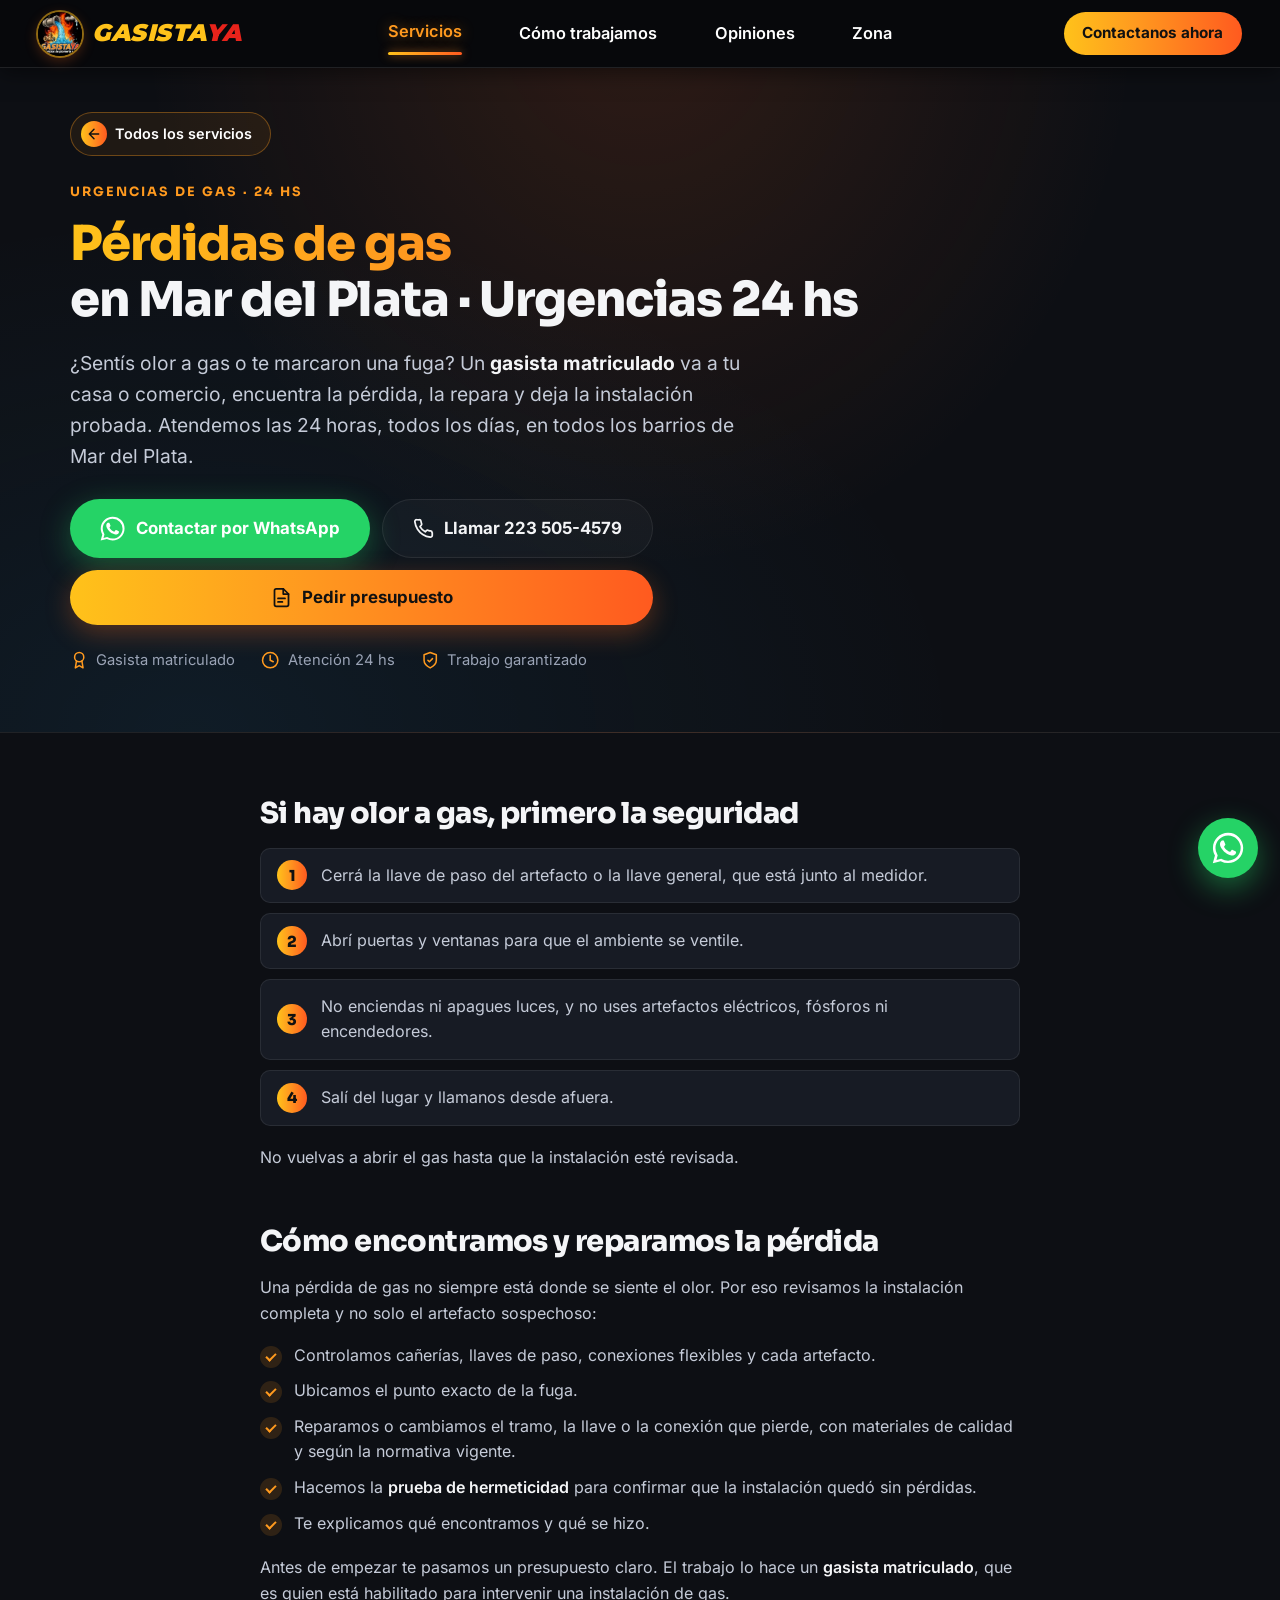
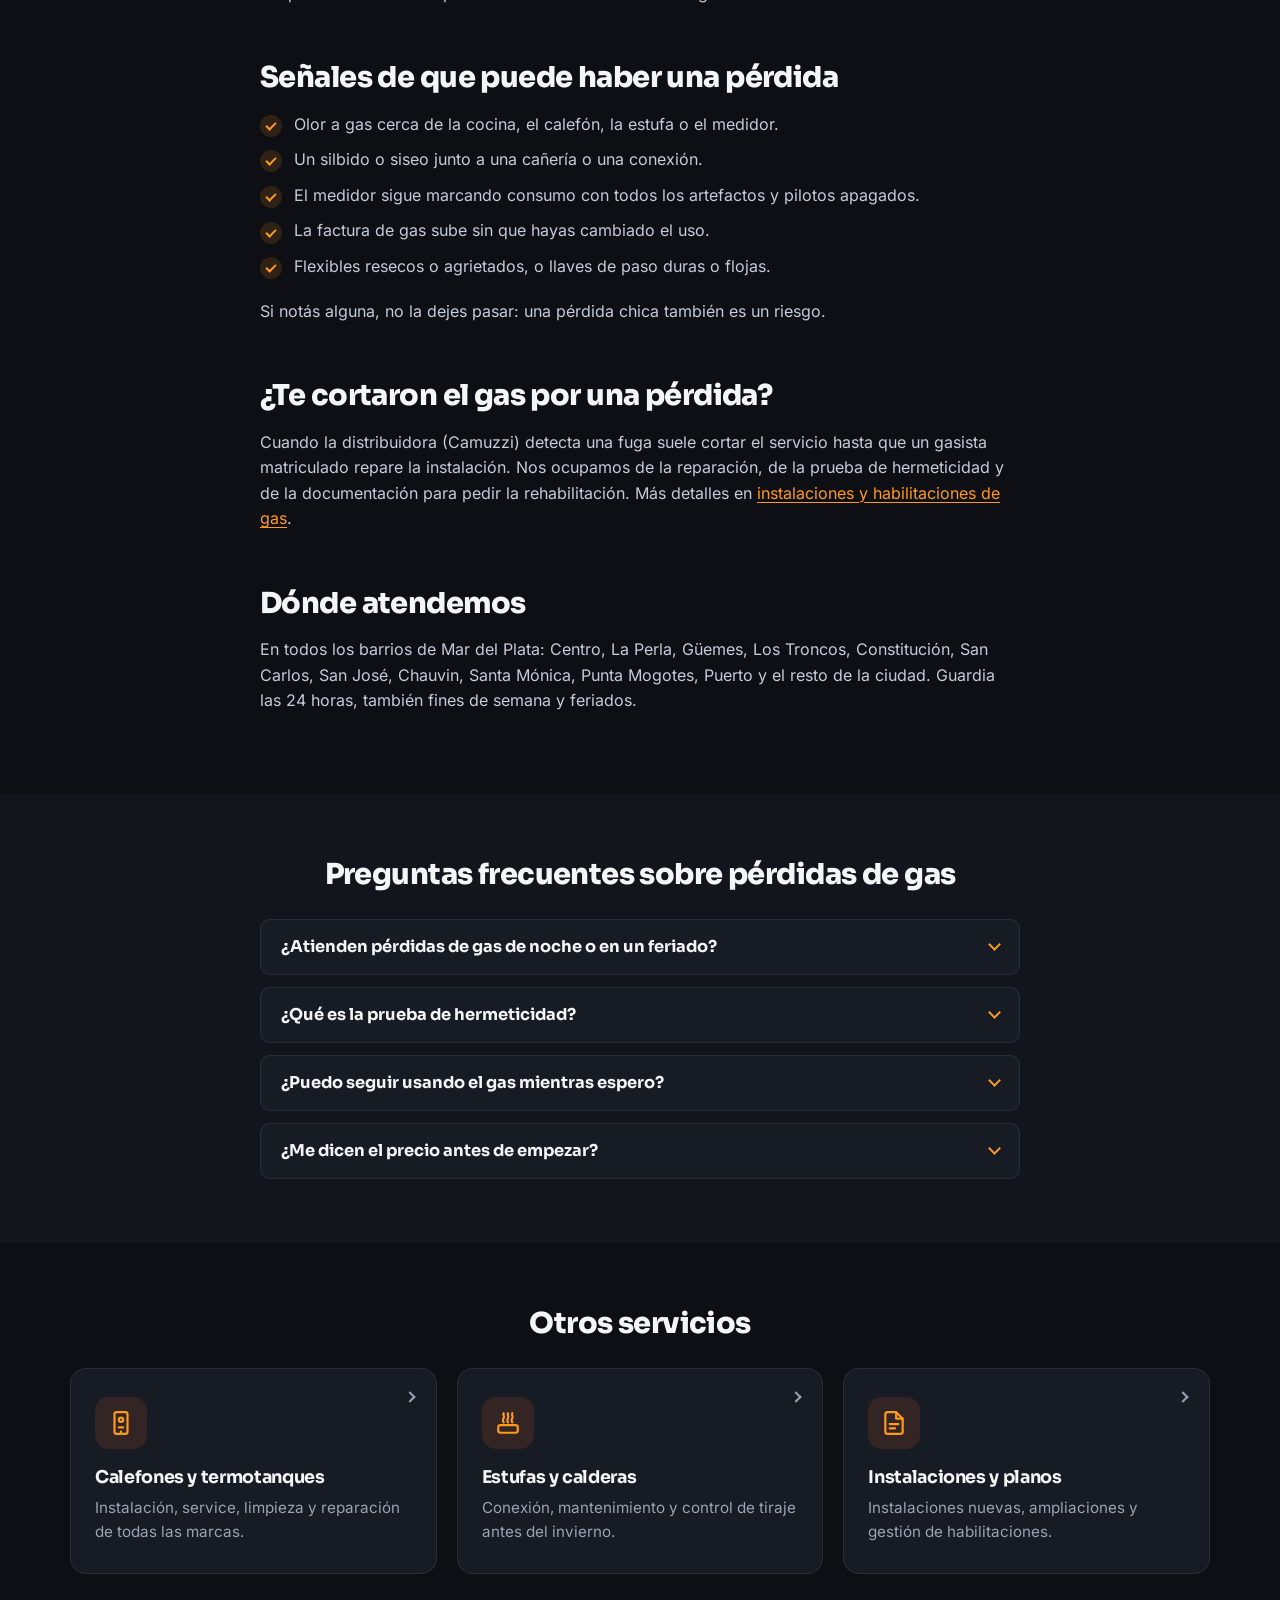
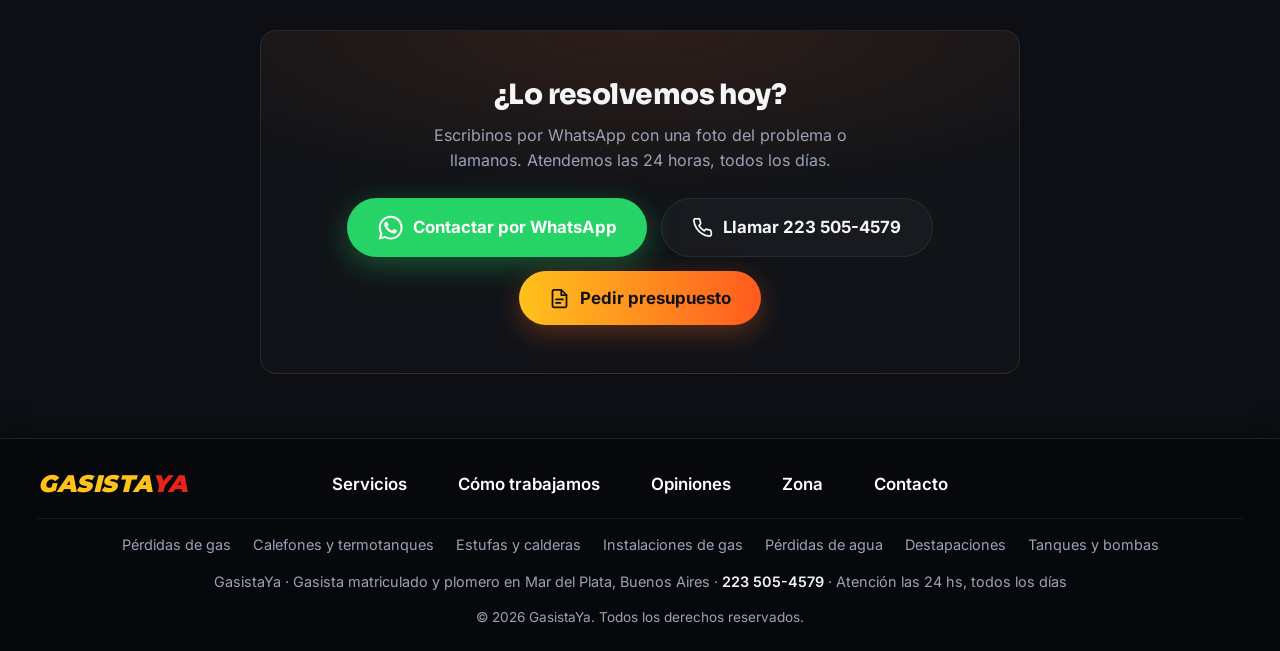
<file: perdidas-de-gas.html>
<!DOCTYPE html>
<html lang="es-AR" class="no-js">
<head>
  <meta charset="UTF-8" />
  <meta name="viewport" content="width=device-width, initial-scale=1.0" />
  <title>Pérdidas de gas en Mar del Plata · Urgencias 24 hs | GasistaYa</title>
  <meta name="description" content="¿Olor a gas? Gasista matriculado en Mar del Plata: detectamos y reparamos pérdidas de gas con prueba de hermeticidad. Urgencias 24 hs. WhatsApp 223 505-4579." />
  <meta name="theme-color" content="#0d0f14" />
  <link rel="canonical" href="https://gasistaya.com/perdidas-de-gas.html" />

  <!-- Open Graph (vista previa al compartir el link) -->
  <meta property="og:title" content="Pérdidas de gas en Mar del Plata · Urgencias 24 hs" />
  <meta property="og:description" content="¿Olor a gas? Gasista matriculado en Mar del Plata: detectamos y reparamos pérdidas de gas con prueba de hermeticidad. Urgencias 24 hs. WhatsApp 223 505-4579." />
  <meta property="og:locale" content="es_AR" />
  <meta property="og:site_name" content="GasistaYa" />
  <meta property="og:url" content="https://gasistaya.com/perdidas-de-gas.html" />
  <meta property="og:image" content="https://gasistaya.com/og-image.png" />
  <meta property="og:image:width" content="1200" />
  <meta property="og:image:height" content="630" />
  <meta name="twitter:card" content="summary_large_image" />
  <meta property="og:type" content="website" />

  <link rel="icon" href="favicon.ico" sizes="16x16 32x32 48x48" />
  <link rel="icon" type="image/png" sizes="96x96" href="favicon-96.png" />
  <link rel="apple-touch-icon" href="apple-touch-icon.png" />
  <link rel="preload" href="fonts/inter-latin.woff2" as="font" type="font/woff2" crossorigin />
  <link rel="preload" href="fonts/sora-latin.woff2" as="font" type="font/woff2" crossorigin />
  <link rel="stylesheet" href="styles.css" />

  <!-- Datos estructurados para Google (servicio y ruta de navegación) -->
  <script type="application/ld+json">
  {
    "@context": "https://schema.org",
    "@graph": [
      {
        "@type": "Service",
        "@id": "https://gasistaya.com/perdidas-de-gas.html#servicio",
        "name": "Detección y reparación de pérdidas de gas",
        "serviceType": "Reparación de pérdidas de gas",
        "description": "¿Olor a gas? Gasista matriculado en Mar del Plata: detectamos y reparamos pérdidas de gas con prueba de hermeticidad. Urgencias 24 hs. WhatsApp 223 505-4579.",
        "url": "https://gasistaya.com/perdidas-de-gas.html",
        "areaServed": { "@type": "City", "name": "Mar del Plata" },
        "provider": {
          "@type": ["Plumber", "HVACBusiness"],
          "@id": "https://gasistaya.com/#negocio",
          "name": "GasistaYa",
          "url": "https://gasistaya.com/",
          "telephone": "+5492235054579",
          "image": "https://gasistaya.com/og-image.png",
          "address": { "@type": "PostalAddress", "addressLocality": "Mar del Plata", "addressRegion": "Buenos Aires", "addressCountry": "AR" }
        }
      },
      {
        "@type": "BreadcrumbList",
        "itemListElement": [
          { "@type": "ListItem", "position": 1, "name": "Inicio", "item": "https://gasistaya.com/" },
          { "@type": "ListItem", "position": 2, "name": "Pérdidas de gas", "item": "https://gasistaya.com/perdidas-de-gas.html" }
        ]
      }
    ]
  }
  </script>
</head>
<body>

  <!-- ============ HEADER ============ -->
  <header class="header" id="header">
    <div class="header__inner">
      <a href="index.html" class="brand" aria-label="GasistaYa, ir al inicio">
        <span class="brand__logo"><img src="logo-gasistaya-192.webp" alt="" width="44" height="44" /></span>
        <span class="brand__name">GASISTA<span>YA</span></span>
      </a>

      <nav class="nav" id="nav" aria-label="Navegación principal">
        <a href="index.html#servicios" class="is-active">Servicios</a>
        <a href="como-trabajamos.html">Cómo trabajamos</a>
        <a href="index.html#opiniones">Opiniones</a>
        <a href="index.html#zona">Zona</a>
        <a href="presupuesto.html" class="nav__cta nav__cta--mobile">Contactanos ahora</a>
      </nav>

      <a href="presupuesto.html" class="nav__cta header__cta">Contactanos ahora</a>

      <button type="button" class="menu-toggle" id="menuToggle" aria-label="Abrir menú" aria-expanded="false" aria-controls="nav">
        <span></span><span></span><span></span>
      </button>
    </div>
  </header>

  <main class="page-service">
    <!-- ============ ENCABEZADO DEL SERVICIO ============ -->
    <section class="service-hero">
      <div class="container">
        <div class="service-hero__inner">
          <a class="back-link" href="index.html#servicios">
            <svg class="back-link__icon" viewBox="0 0 24 24" aria-hidden="true"><path fill="none" stroke="currentColor" stroke-width="2.2" stroke-linecap="round" stroke-linejoin="round" d="M19 12H5M12 19l-7-7 7-7"/></svg>
            Todos los servicios
          </a>
          <span class="eyebrow">Urgencias de gas · 24 hs</span>
          <h1>
            <span class="gradient-text">Pérdidas de gas</span>
            en Mar del Plata · Urgencias 24 hs
          </h1>
          <p class="lead">¿Sentís olor a gas o te marcaron una fuga? Un <strong>gasista matriculado</strong> va a tu casa o comercio, encuentra la pérdida, la repara y deja la instalación probada. Atendemos las 24 horas, todos los días, en todos los barrios de Mar del Plata.</p>

          <div class="hero__actions">
            <a class="btn btn--whatsapp js-wa" data-msg="Hola GasistaYa, tengo una pérdida de gas y necesito atención urgente." href="https://wa.me/5492235054579" target="_blank" rel="noopener">
              <svg class="icon" viewBox="0 0 24 24" aria-hidden="true"><use href="#i-whatsapp"/></svg>
              Contactar por WhatsApp
            </a>
            <a class="btn btn--ghost" href="tel:+5492235054579">
              <svg class="icon" viewBox="0 0 24 24" aria-hidden="true"><use href="#i-phone"/></svg>
              Llamar 223 505-4579
            </a>
            <a class="btn btn--quote" href="presupuesto.html?servicio=perdidas-de-gas">
              <svg class="icon" viewBox="0 0 24 24" aria-hidden="true"><use href="#i-doc"/></svg>
              Pedir presupuesto
            </a>
          </div>

          <ul class="trust">
            <li><svg class="icon" viewBox="0 0 24 24" aria-hidden="true"><use href="#i-badge"/></svg> Gasista matriculado</li>
            <li><svg class="icon" viewBox="0 0 24 24" aria-hidden="true"><use href="#i-clock"/></svg> Atención 24 hs</li>
            <li><svg class="icon" viewBox="0 0 24 24" aria-hidden="true"><use href="#i-shield"/></svg> Trabajo garantizado</li>
          </ul>
        </div>
      </div>
    </section>

    <!-- ============ CONTENIDO ============ -->
    <section class="section">
      <div class="container prose">
        <h2>Si hay olor a gas, primero la seguridad</h2>
        <ol class="numlist">
          <li>Cerrá la llave de paso del artefacto o la llave general, que está junto al medidor.</li>
          <li>Abrí puertas y ventanas para que el ambiente se ventile.</li>
          <li>No enciendas ni apagues luces, y no uses artefactos eléctricos, fósforos ni encendedores.</li>
          <li>Salí del lugar y llamanos desde afuera.</li>
        </ol>
        <p>No vuelvas a abrir el gas hasta que la instalación esté revisada.</p>

        <h2>Cómo encontramos y reparamos la pérdida</h2>
        <p>Una pérdida de gas no siempre está donde se siente el olor. Por eso revisamos la instalación completa y no solo el artefacto sospechoso:</p>
        <ul class="checklist">
          <li>Controlamos cañerías, llaves de paso, conexiones flexibles y cada artefacto.</li>
          <li>Ubicamos el punto exacto de la fuga.</li>
          <li>Reparamos o cambiamos el tramo, la llave o la conexión que pierde, con materiales de calidad y según la normativa vigente.</li>
          <li>Hacemos la <strong>prueba de hermeticidad</strong> para confirmar que la instalación quedó sin pérdidas.</li>
          <li>Te explicamos qué encontramos y qué se hizo.</li>
        </ul>
        <p>Antes de empezar te pasamos un presupuesto claro. El trabajo lo hace un <strong>gasista matriculado</strong>, que es quien está habilitado para intervenir una instalación de gas.</p>

        <h2>Señales de que puede haber una pérdida</h2>
        <ul class="checklist">
          <li>Olor a gas cerca de la cocina, el calefón, la estufa o el medidor.</li>
          <li>Un silbido o siseo junto a una cañería o una conexión.</li>
          <li>El medidor sigue marcando consumo con todos los artefactos y pilotos apagados.</li>
          <li>La factura de gas sube sin que hayas cambiado el uso.</li>
          <li>Flexibles resecos o agrietados, o llaves de paso duras o flojas.</li>
        </ul>
        <p>Si notás alguna, no la dejes pasar: una pérdida chica también es un riesgo.</p>

        <h2>¿Te cortaron el gas por una pérdida?</h2>
        <p>Cuando la distribuidora (Camuzzi) detecta una fuga suele cortar el servicio hasta que un gasista matriculado repare la instalación. Nos ocupamos de la reparación, de la prueba de hermeticidad y de la documentación para pedir la rehabilitación. Más detalles en <a href="instalaciones-de-gas.html">instalaciones y habilitaciones de gas</a>.</p>

        <h2>Dónde atendemos</h2>
        <p>En todos los barrios de Mar del Plata: Centro, La Perla, Güemes, Los Troncos, Constitución, San Carlos, San José, Chauvin, Santa Mónica, Punta Mogotes, Puerto y el resto de la ciudad. Guardia las 24 horas, también fines de semana y feriados.</p>
      </div>
    </section>

    <!-- ============ PREGUNTAS FRECUENTES ============ -->
    <section class="section section--alt">
      <div class="container">
        <h2 class="related__title">Preguntas frecuentes sobre pérdidas de gas</h2>
        <div class="faq">
          <details class="faq__item">
            <summary><h3>¿Atienden pérdidas de gas de noche o en un feriado?</h3></summary>
            <p>Sí. Tenemos guardia las 24 horas, los 365 días del año. Escribinos por WhatsApp o llamanos al 223 505-4579.</p>
          </details>
          <details class="faq__item">
            <summary><h3>¿Qué es la prueba de hermeticidad?</h3></summary>
            <p>Es el control que confirma que la instalación no tiene fugas: se le da presión a la cañería y se verifica con un manómetro que esa presión se mantenga. La hacemos después de cada reparación.</p>
          </details>
          <details class="faq__item">
            <summary><h3>¿Puedo seguir usando el gas mientras espero?</h3></summary>
            <p>No. Si hay olor a gas, dejá la llave de paso cerrada, ventilá y no uses ningún artefacto hasta que la instalación esté revisada.</p>
          </details>
          <details class="faq__item">
            <summary><h3>¿Me dicen el precio antes de empezar?</h3></summary>
            <p>Sí. Revisamos la instalación, te explicamos qué hay que hacer y te pasamos un presupuesto claro antes de empezar.</p>
          </details>
        </div>
      </div>
    </section>

    <!-- ============ OTROS SERVICIOS Y CONTACTO ============ -->
    <section class="section">
      <div class="container">
        <h2 class="related__title">Otros servicios</h2>
        <div class="grid grid--related">
          <article class="card card--link">
            <div class="card__icon card__icon--fire"><svg class="icon" viewBox="0 0 24 24"><use href="#i-heater"/></svg></div>
            <h3><a href="calefones-y-termotanques.html">Calefones y termotanques</a></h3>
            <p>Instalación, service, limpieza y reparación de todas las marcas.</p>
          </article>
          <article class="card card--link">
            <div class="card__icon card__icon--fire"><svg class="icon" viewBox="0 0 24 24"><use href="#i-heat"/></svg></div>
            <h3><a href="estufas-y-calderas.html">Estufas y calderas</a></h3>
            <p>Conexión, mantenimiento y control de tiraje antes del invierno.</p>
          </article>
          <article class="card card--link">
            <div class="card__icon card__icon--fire"><svg class="icon" viewBox="0 0 24 24"><use href="#i-doc"/></svg></div>
            <h3><a href="instalaciones-de-gas.html">Instalaciones y planos</a></h3>
            <p>Instalaciones nuevas, ampliaciones y gestión de habilitaciones.</p>
          </article>
        </div>

        <div class="cta-band">
          <h2>¿Lo resolvemos hoy?</h2>
          <p>Escribinos por WhatsApp con una foto del problema o llamanos. Atendemos las 24 horas, todos los días.</p>
          <div class="cta-row">
            <a class="btn btn--whatsapp js-wa" data-msg="Hola GasistaYa, tengo una pérdida de gas y necesito atención urgente." href="https://wa.me/5492235054579" target="_blank" rel="noopener">
              <svg class="icon" viewBox="0 0 24 24" aria-hidden="true"><use href="#i-whatsapp"/></svg>
              Contactar por WhatsApp
            </a>
            <a class="btn btn--ghost" href="tel:+5492235054579">
              <svg class="icon" viewBox="0 0 24 24" aria-hidden="true"><use href="#i-phone"/></svg>
              Llamar 223 505-4579
            </a>
            <a class="btn btn--quote" href="presupuesto.html?servicio=perdidas-de-gas">
              <svg class="icon" viewBox="0 0 24 24" aria-hidden="true"><use href="#i-doc"/></svg>
              Pedir presupuesto
            </a>
          </div>
        </div>
      </div>
    </section>
  </main>

  <!-- ============ FOOTER ============ -->
  <footer class="footer">
    <div class="footer__inner">
      <span class="brand__name footer__brand">GASISTA<span>YA</span></span>
      <nav class="footer__nav" aria-label="Enlaces del pie">
        <a href="index.html#servicios">Servicios</a>
        <a href="como-trabajamos.html">Cómo trabajamos</a>
        <a href="index.html#opiniones">Opiniones</a>
        <a href="index.html#zona">Zona</a>
        <a href="presupuesto.html">Contacto</a>
      </nav>
      <nav class="footer__services" aria-label="Servicios">
        <a href="perdidas-de-gas.html">Pérdidas de gas</a>
        <a href="calefones-y-termotanques.html">Calefones y termotanques</a>
        <a href="estufas-y-calderas.html">Estufas y calderas</a>
        <a href="instalaciones-de-gas.html">Instalaciones de gas</a>
        <a href="perdidas-de-agua.html">Pérdidas de agua</a>
        <a href="destapaciones.html">Destapaciones</a>
        <a href="tanques-y-bombas.html">Tanques y bombas</a>
      </nav>
      <p class="footer__nap">GasistaYa · Gasista matriculado y plomero en Mar del Plata, Buenos Aires · <a href="tel:+5492235054579">223 505-4579</a> · Atención las 24 hs, todos los días</p>
      <p class="footer__copy">© <span id="year">2026</span> GasistaYa. Todos los derechos reservados.</p>
    </div>
  </footer>

  <!-- Contacto siempre a mano: burbuja de WhatsApp en computadora, barra Llamar / WhatsApp en celular -->
  <a class="wa-float js-wa" data-msg="Hola GasistaYa, tengo una pérdida de gas y necesito atención urgente." href="https://wa.me/5492235054579" target="_blank" rel="noopener" aria-label="Escribir por WhatsApp">
    <svg viewBox="0 0 24 24" aria-hidden="true"><use href="#i-whatsapp"/></svg>
  </a>
  <div class="contact-bar" role="group" aria-label="Contacto rápido">
    <a class="contact-bar__btn contact-bar__btn--call" href="tel:+5492235054579">
      <svg class="icon" viewBox="0 0 24 24" aria-hidden="true"><use href="#i-phone"/></svg>
      Llamar
    </a>
    <a class="contact-bar__btn contact-bar__btn--wa js-wa" data-msg="Hola GasistaYa, tengo una pérdida de gas y necesito atención urgente." href="https://wa.me/5492235054579" target="_blank" rel="noopener">
      <svg class="icon" viewBox="0 0 24 24" aria-hidden="true"><use href="#i-whatsapp"/></svg>
      WhatsApp
    </a>
  </div>

  <!-- ============ ÍCONOS SVG ============ -->
  <!-- Solo los íconos que usa esta página. Para sumar otro, copiá su <symbol> de una página que lo tenga. -->
  <svg xmlns="http://www.w3.org/2000/svg" style="display:none">
    <symbol id="i-whatsapp" viewBox="0 0 24 24"><path fill="currentColor" d="M17.47 14.38c-.3-.15-1.76-.87-2.03-.97-.27-.1-.47-.15-.67.15-.2.3-.77.97-.94 1.17-.17.2-.35.22-.65.07-.3-.15-1.26-.46-2.4-1.48-.89-.79-1.49-1.77-1.66-2.07-.17-.3-.02-.46.13-.61.13-.13.3-.35.45-.52.15-.17.2-.3.3-.5.1-.2.05-.37-.02-.52-.08-.15-.67-1.62-.92-2.22-.24-.58-.49-.5-.67-.51h-.57c-.2 0-.52.07-.8.37-.27.3-1.04 1.02-1.04 2.48s1.07 2.88 1.21 3.08c.15.2 2.1 3.2 5.08 4.49.71.31 1.26.49 1.69.63.71.22 1.36.19 1.87.12.57-.09 1.76-.72 2-1.41.25-.7.25-1.29.17-1.41-.07-.13-.27-.2-.57-.35M12.05 21.5h-.01a9.4 9.4 0 0 1-4.8-1.32l-.34-.2-3.57.94.95-3.48-.22-.36a9.4 9.4 0 0 1-1.45-5.02c0-5.2 4.24-9.44 9.45-9.44a9.4 9.4 0 0 1 9.44 9.45c0 5.2-4.24 9.44-9.45 9.44M20.08 3.92A11.27 11.27 0 0 0 12.05.6C5.8.6.7 5.7.7 11.95c0 2 .52 3.95 1.52 5.67L.6 23.4l5.9-1.55a11.33 11.33 0 0 0 5.54 1.41h.01c6.25 0 11.34-5.09 11.35-11.35 0-3.03-1.18-5.88-3.32-8.02"/></symbol>
    <symbol id="i-phone" viewBox="0 0 24 24"><path fill="none" stroke="currentColor" stroke-width="2" stroke-linecap="round" stroke-linejoin="round" d="M22 16.9v3a2 2 0 0 1-2.2 2 19.8 19.8 0 0 1-8.6-3.1 19.5 19.5 0 0 1-6-6A19.8 19.8 0 0 1 2.1 4.2 2 2 0 0 1 4.1 2h3a2 2 0 0 1 2 1.7c.1.9.4 1.8.7 2.7a2 2 0 0 1-.5 2.1L8 9.8a16 16 0 0 0 6 6l1.3-1.3a2 2 0 0 1 2.1-.4c.9.3 1.8.6 2.7.7a2 2 0 0 1 1.7 2z"/></symbol>
    <symbol id="i-clock" viewBox="0 0 24 24"><g fill="none" stroke="currentColor" stroke-width="2" stroke-linecap="round"><circle cx="12" cy="12" r="10"/><path d="M12 6v6l4 2"/></g></symbol>
    <symbol id="i-badge" viewBox="0 0 24 24"><g fill="none" stroke="currentColor" stroke-width="2" stroke-linecap="round" stroke-linejoin="round"><circle cx="12" cy="8" r="6"/><path d="M15.5 13 17 22l-5-3-5 3 1.5-9"/></g></symbol>
    <symbol id="i-shield" viewBox="0 0 24 24"><g fill="none" stroke="currentColor" stroke-width="2" stroke-linecap="round" stroke-linejoin="round"><path d="M12 22s8-4 8-10V5l-8-3-8 3v7c0 6 8 10 8 10z"/><path d="m9 12 2 2 4-4"/></g></symbol>
    <symbol id="i-heater" viewBox="0 0 24 24"><g fill="none" stroke="currentColor" stroke-width="2" stroke-linecap="round" stroke-linejoin="round"><rect x="6" y="2" width="12" height="20" rx="2"/><circle cx="12" cy="9" r="2"/><path d="M10 16h4M12 22v-2"/></g></symbol>
    <symbol id="i-heat" viewBox="0 0 24 24"><g fill="none" stroke="currentColor" stroke-width="2" stroke-linecap="round" stroke-linejoin="round"><path d="M8 3c-1 1.5 1 3 0 4.5S7 10 8 11.5M12 3c-1 1.5 1 3 0 4.5S11 10 12 11.5M16 3c-1 1.5 1 3 0 4.5S15 10 16 11.5"/><rect x="3" y="14" width="18" height="7" rx="2"/></g></symbol>
    <symbol id="i-doc" viewBox="0 0 24 24"><g fill="none" stroke="currentColor" stroke-width="2" stroke-linecap="round" stroke-linejoin="round"><path d="M14 2H6a2 2 0 0 0-2 2v16a2 2 0 0 0 2 2h12a2 2 0 0 0 2-2V8z"/><path d="M14 2v6h6M8 13h8M8 17h5"/></g></symbol>
  </svg>

  <script src="script.js"></script>
</body>
</html>
</file>
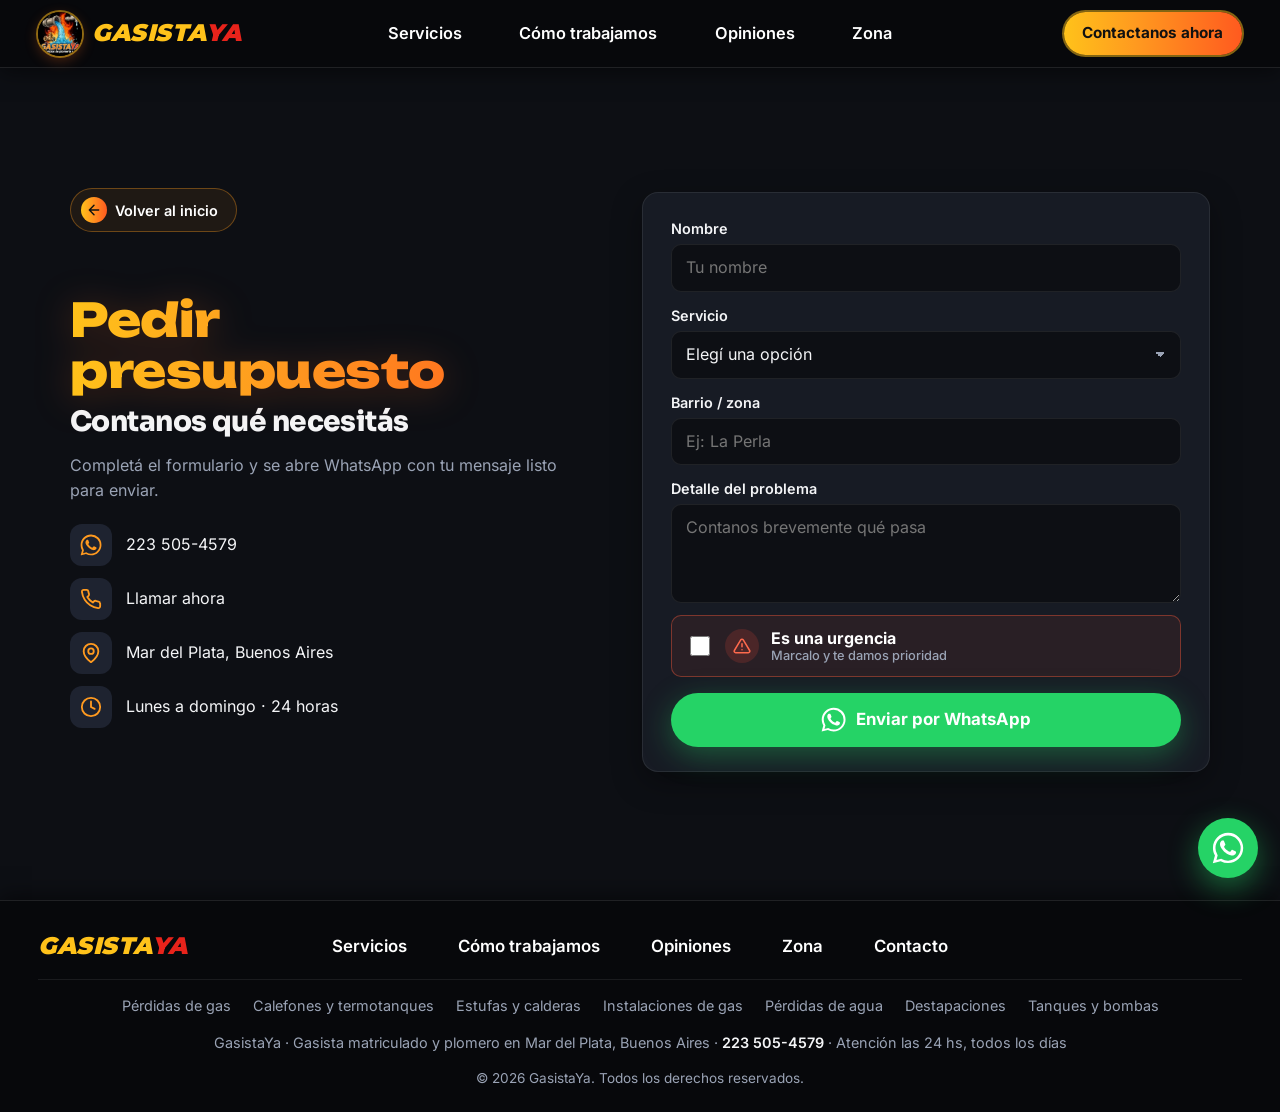
<file: presupuesto.html>
<!DOCTYPE html>
<html lang="es-AR" class="no-js">
<head>
  <meta charset="UTF-8" />
  <meta name="viewport" content="width=device-width, initial-scale=1.0" />
  <title>Pedir presupuesto de gas y plomería en Mar del Plata | GasistaYa</title>
  <meta name="description" content="Pedí tu presupuesto de plomería o gas en Mar del Plata. Completá el formulario y te respondemos por WhatsApp." />
  <meta name="theme-color" content="#0d0f14" />
  <link rel="canonical" href="https://gasistaya.com/presupuesto.html" />

  <!-- Open Graph (vista previa al compartir el link) -->
  <meta property="og:title" content="Pedir presupuesto de gas y plomería en Mar del Plata" />
  <meta property="og:description" content="Contanos qué necesitás y te respondemos por WhatsApp con un presupuesto claro." />
  <meta property="og:locale" content="es_AR" />
  <meta property="og:site_name" content="GasistaYa" />
  <meta property="og:url" content="https://gasistaya.com/presupuesto.html" />
  <meta property="og:image" content="https://gasistaya.com/og-image.png" />
  <meta property="og:image:width" content="1200" />
  <meta property="og:image:height" content="630" />
  <meta name="twitter:card" content="summary_large_image" />
  <meta property="og:type" content="website" />

  <link rel="icon" href="favicon.ico" sizes="16x16 32x32 48x48" />
  <link rel="icon" type="image/png" sizes="96x96" href="favicon-96.png" />
  <link rel="apple-touch-icon" href="apple-touch-icon.png" />
  <link rel="preload" href="fonts/inter-latin.woff2" as="font" type="font/woff2" crossorigin />
  <link rel="preload" href="fonts/sora-latin.woff2" as="font" type="font/woff2" crossorigin />
  <link rel="stylesheet" href="styles.css" />

  <!-- Datos estructurados para Google (ruta de navegación) -->
  <script type="application/ld+json">
  {
    "@context": "https://schema.org",
    "@type": "BreadcrumbList",
    "itemListElement": [
      { "@type": "ListItem", "position": 1, "name": "Inicio", "item": "https://gasistaya.com/" },
      { "@type": "ListItem", "position": 2, "name": "Pedir presupuesto", "item": "https://gasistaya.com/presupuesto.html" }
    ]
  }
  </script>

</head>
<body>

  <!-- ============ HEADER ============ -->
  <header class="header" id="header">
    <div class="header__inner">
      <a href="index.html" class="brand" aria-label="GasistaYa, ir al inicio">
        <span class="brand__logo"><img src="logo-gasistaya-192.webp" alt="" width="44" height="44" /></span>
        <span class="brand__name">GASISTA<span>YA</span></span>
      </a>

      <nav class="nav" id="nav" aria-label="Navegación principal">
        <a href="index.html#servicios">Servicios</a>
        <a href="como-trabajamos.html">Cómo trabajamos</a>
        <a href="index.html#opiniones">Opiniones</a>
        <a href="index.html#zona">Zona</a>
        <a href="presupuesto.html" class="nav__cta nav__cta--mobile">Contactanos ahora</a>
      </nav>

      <a href="presupuesto.html" class="nav__cta header__cta" aria-current="page">Contactanos ahora</a>

      <button type="button" class="menu-toggle" id="menuToggle" aria-label="Abrir menú" aria-expanded="false" aria-controls="nav">
        <span></span><span></span><span></span>
      </button>
    </div>
  </header>

  <main>
    <!-- ============ CONTACTO ============ -->
    <section class="section page-contact" id="contacto">
      <div class="container contact">
        <div class="contact__info">
          <a class="back-link" href="index.html">
            <svg class="back-link__icon" viewBox="0 0 24 24" aria-hidden="true"><path fill="none" stroke="currentColor" stroke-width="2.2" stroke-linecap="round" stroke-linejoin="round" d="M19 12H5M12 19l-7-7 7-7"/></svg>
            Volver al inicio
          </a>
          <span class="eyebrow section-title">Pedir presupuesto</span>
          <h1>Contanos qué necesitás</h1>
          <p>Completá el formulario y se abre WhatsApp con tu mensaje listo para enviar.</p>

          <ul class="contact__list">
            <li>
              <svg class="icon" viewBox="0 0 24 24" aria-hidden="true"><use href="#i-whatsapp"/></svg>
              <a class="js-wa" href="https://wa.me/5492235054579" target="_blank" rel="noopener">223 505-4579</a>
            </li>
            <li>
              <svg class="icon" viewBox="0 0 24 24" aria-hidden="true"><use href="#i-phone"/></svg>
              <a href="tel:+5492235054579">Llamar ahora</a>
            </li>
            <li>
              <svg class="icon" viewBox="0 0 24 24" aria-hidden="true"><use href="#i-pin"/></svg>
              Mar del Plata, Buenos Aires
            </li>
            <li>
              <svg class="icon" viewBox="0 0 24 24" aria-hidden="true"><use href="#i-clock"/></svg>
              Lunes a domingo · 24 horas
            </li>
          </ul>
        </div>

        <form class="form" id="contactForm" novalidate>
          <div class="form__row">
            <label for="name">Nombre</label>
            <input id="name" name="name" type="text" autocomplete="name" placeholder="Tu nombre" required />
          </div>

          <div class="form__row">
            <label for="service">Servicio</label>
            <select id="service" name="service" required>
              <option value="" disabled selected>Elegí una opción</option>
              <option data-key="perdidas-de-gas">Pérdida de gas</option>
              <option data-key="calefones-y-termotanques">Calefón / termotanque</option>
              <option data-key="estufas-y-calderas">Estufa / caldera</option>
              <option data-key="instalaciones-de-gas">Instalación de gas</option>
              <option data-key="perdidas-de-agua">Pérdida de agua</option>
              <option data-key="destapaciones">Destapación</option>
              <option data-key="tanques-y-bombas">Tanque / bomba</option>
              <option data-key="banos-y-cocinas">Baño / cocina</option>
              <option>Otro</option>
            </select>
          </div>

          <div class="form__row">
            <label for="zone">Barrio / zona</label>
            <input id="zone" name="zone" type="text" placeholder="Ej: La Perla" required />
          </div>

          <div class="form__row">
            <label for="message">Detalle del problema</label>
            <textarea id="message" name="message" rows="3" placeholder="Contanos brevemente qué pasa"></textarea>
          </div>

          <label class="form__check form__check--urgent">
            <input type="checkbox" id="urgent" name="urgent" />
            <span class="urgent__icon" aria-hidden="true"><svg viewBox="0 0 24 24"><use href="#i-alert"/></svg></span>
            <span class="urgent__text">
              <strong>Es una urgencia</strong>
              <small>Marcalo y te damos prioridad</small>
            </span>
          </label>

          <p class="form__error" id="formError" role="alert" hidden></p>

          <button type="submit" class="btn btn--whatsapp btn--block">
            <svg class="icon" viewBox="0 0 24 24" aria-hidden="true"><use href="#i-whatsapp"/></svg>
            Enviar por WhatsApp
          </button>
        </form>
      </div>
    </section>
  </main>

  <!-- ============ AGRADECIMIENTO (al enviar el formulario) ============ -->
  <div class="thanks" id="thanks" role="dialog" aria-modal="true" aria-labelledby="thanksTitle" hidden>
    <div class="thanks__card">
      <span class="thanks__spark thanks__spark--1"></span>
      <span class="thanks__spark thanks__spark--2"></span>
      <span class="thanks__spark thanks__spark--3"></span>
      <span class="thanks__spark thanks__spark--4"></span>
      <svg class="thanks__check" viewBox="0 0 52 52" aria-hidden="true">
        <circle class="thanks__circle" cx="26" cy="26" r="24" fill="none"/>
        <path class="thanks__tick" fill="none" d="M15 27l7 7 15-16"/>
      </svg>
      <h2 class="section-title thanks__title" id="thanksTitle">¡Gracias por elegirnos!</h2>
      <p class="thanks__text">Te abrimos WhatsApp con tu mensaje listo. Te respondemos enseguida.</p>
      <button type="button" class="btn btn--quote thanks__close" id="thanksClose">Cerrar</button>
    </div>
  </div>

  <!-- ============ FOOTER ============ -->
  <footer class="footer">
    <div class="footer__inner">
      <span class="brand__name footer__brand">GASISTA<span>YA</span></span>
      <nav class="footer__nav" aria-label="Enlaces del pie">
        <a href="index.html#servicios">Servicios</a>
        <a href="como-trabajamos.html">Cómo trabajamos</a>
        <a href="index.html#opiniones">Opiniones</a>
        <a href="index.html#zona">Zona</a>
        <a href="presupuesto.html">Contacto</a>
      </nav>
      <nav class="footer__services" aria-label="Servicios">
        <a href="perdidas-de-gas.html">Pérdidas de gas</a>
        <a href="calefones-y-termotanques.html">Calefones y termotanques</a>
        <a href="estufas-y-calderas.html">Estufas y calderas</a>
        <a href="instalaciones-de-gas.html">Instalaciones de gas</a>
        <a href="perdidas-de-agua.html">Pérdidas de agua</a>
        <a href="destapaciones.html">Destapaciones</a>
        <a href="tanques-y-bombas.html">Tanques y bombas</a>
      </nav>
      <p class="footer__nap">GasistaYa · Gasista matriculado y plomero en Mar del Plata, Buenos Aires · <a href="tel:+5492235054579">223 505-4579</a> · Atención las 24 hs, todos los días</p>
      <p class="footer__copy">© <span id="year">2026</span> GasistaYa. Todos los derechos reservados.</p>
    </div>
  </footer>

  <!-- Contacto siempre a mano: burbuja de WhatsApp en computadora, barra Llamar / WhatsApp en celular -->
  <a class="wa-float js-wa" href="https://wa.me/5492235054579" target="_blank" rel="noopener" aria-label="Escribir por WhatsApp">
    <svg viewBox="0 0 24 24" aria-hidden="true"><use href="#i-whatsapp"/></svg>
  </a>
  <div class="contact-bar" role="group" aria-label="Contacto rápido">
    <a class="contact-bar__btn contact-bar__btn--call" href="tel:+5492235054579">
      <svg class="icon" viewBox="0 0 24 24" aria-hidden="true"><use href="#i-phone"/></svg>
      Llamar
    </a>
    <a class="contact-bar__btn contact-bar__btn--wa js-wa" href="https://wa.me/5492235054579" target="_blank" rel="noopener">
      <svg class="icon" viewBox="0 0 24 24" aria-hidden="true"><use href="#i-whatsapp"/></svg>
      WhatsApp
    </a>
  </div>

  <!-- ============ ÍCONOS SVG ============ -->
  <!-- Solo los íconos que usa esta página. Para sumar otro, copiá su <symbol> de una página que lo tenga. -->
  <svg xmlns="http://www.w3.org/2000/svg" style="display:none">
    <symbol id="i-whatsapp" viewBox="0 0 24 24"><path fill="currentColor" d="M17.47 14.38c-.3-.15-1.76-.87-2.03-.97-.27-.1-.47-.15-.67.15-.2.3-.77.97-.94 1.17-.17.2-.35.22-.65.07-.3-.15-1.26-.46-2.4-1.48-.89-.79-1.49-1.77-1.66-2.07-.17-.3-.02-.46.13-.61.13-.13.3-.35.45-.52.15-.17.2-.3.3-.5.1-.2.05-.37-.02-.52-.08-.15-.67-1.62-.92-2.22-.24-.58-.49-.5-.67-.51h-.57c-.2 0-.52.07-.8.37-.27.3-1.04 1.02-1.04 2.48s1.07 2.88 1.21 3.08c.15.2 2.1 3.2 5.08 4.49.71.31 1.26.49 1.69.63.71.22 1.36.19 1.87.12.57-.09 1.76-.72 2-1.41.25-.7.25-1.29.17-1.41-.07-.13-.27-.2-.57-.35M12.05 21.5h-.01a9.4 9.4 0 0 1-4.8-1.32l-.34-.2-3.57.94.95-3.48-.22-.36a9.4 9.4 0 0 1-1.45-5.02c0-5.2 4.24-9.44 9.45-9.44a9.4 9.4 0 0 1 9.44 9.45c0 5.2-4.24 9.44-9.45 9.44M20.08 3.92A11.27 11.27 0 0 0 12.05.6C5.8.6.7 5.7.7 11.95c0 2 .52 3.95 1.52 5.67L.6 23.4l5.9-1.55a11.33 11.33 0 0 0 5.54 1.41h.01c6.25 0 11.34-5.09 11.35-11.35 0-3.03-1.18-5.88-3.32-8.02"/></symbol>
    <symbol id="i-phone" viewBox="0 0 24 24"><path fill="none" stroke="currentColor" stroke-width="2" stroke-linecap="round" stroke-linejoin="round" d="M22 16.9v3a2 2 0 0 1-2.2 2 19.8 19.8 0 0 1-8.6-3.1 19.5 19.5 0 0 1-6-6A19.8 19.8 0 0 1 2.1 4.2 2 2 0 0 1 4.1 2h3a2 2 0 0 1 2 1.7c.1.9.4 1.8.7 2.7a2 2 0 0 1-.5 2.1L8 9.8a16 16 0 0 0 6 6l1.3-1.3a2 2 0 0 1 2.1-.4c.9.3 1.8.6 2.7.7a2 2 0 0 1 1.7 2z"/></symbol>
    <symbol id="i-clock" viewBox="0 0 24 24"><g fill="none" stroke="currentColor" stroke-width="2" stroke-linecap="round"><circle cx="12" cy="12" r="10"/><path d="M12 6v6l4 2"/></g></symbol>
    <symbol id="i-alert" viewBox="0 0 24 24"><g fill="none" stroke="currentColor" stroke-width="2" stroke-linecap="round" stroke-linejoin="round"><path d="M10.3 3.9 1.8 18a2 2 0 0 0 1.7 3h17a2 2 0 0 0 1.7-3L13.7 3.9a2 2 0 0 0-3.4 0z"/><path d="M12 9v4M12 17h.01"/></g></symbol>
    <symbol id="i-pin" viewBox="0 0 24 24"><g fill="none" stroke="currentColor" stroke-width="2" stroke-linecap="round" stroke-linejoin="round"><path d="M20 10c0 6-8 12-8 12s-8-6-8-12a8 8 0 0 1 16 0z"/><circle cx="12" cy="10" r="3"/></g></symbol>
  </svg>

  <script src="script.js"></script>
</body>
</html>
</file>
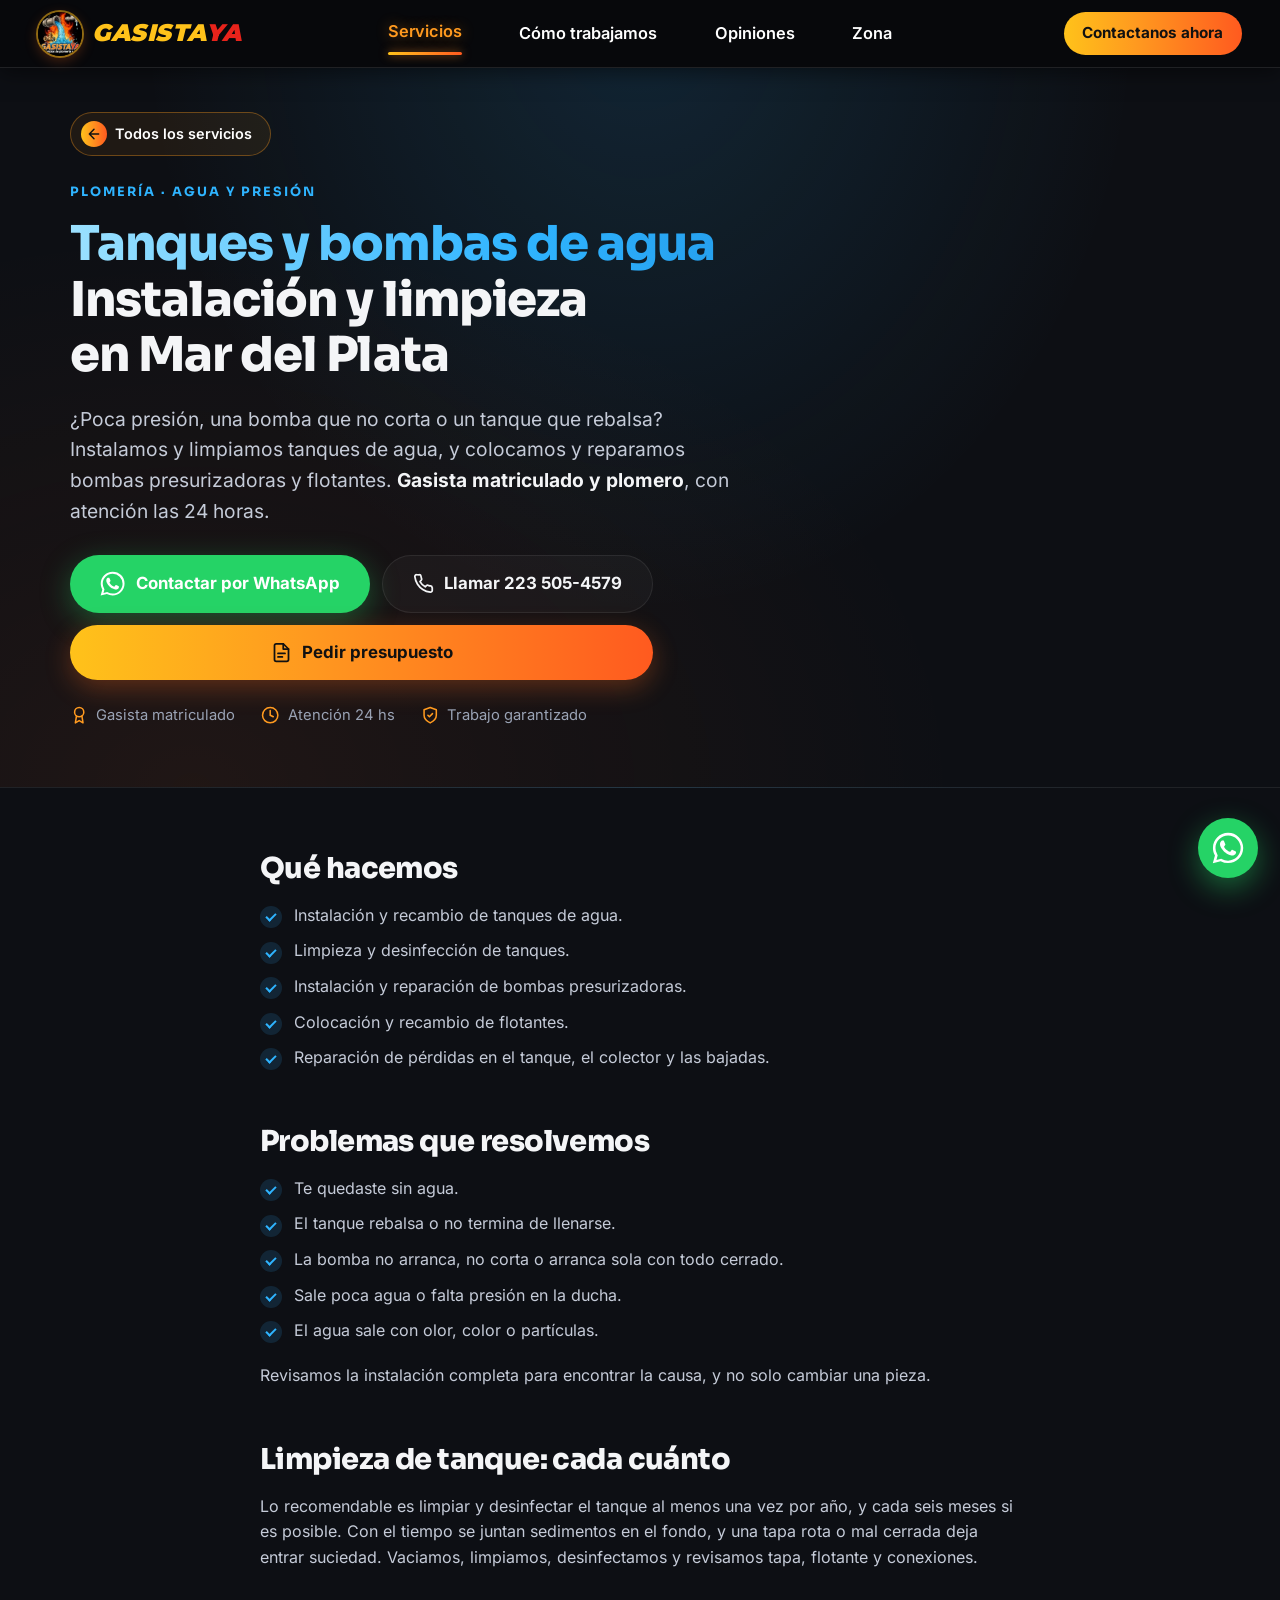
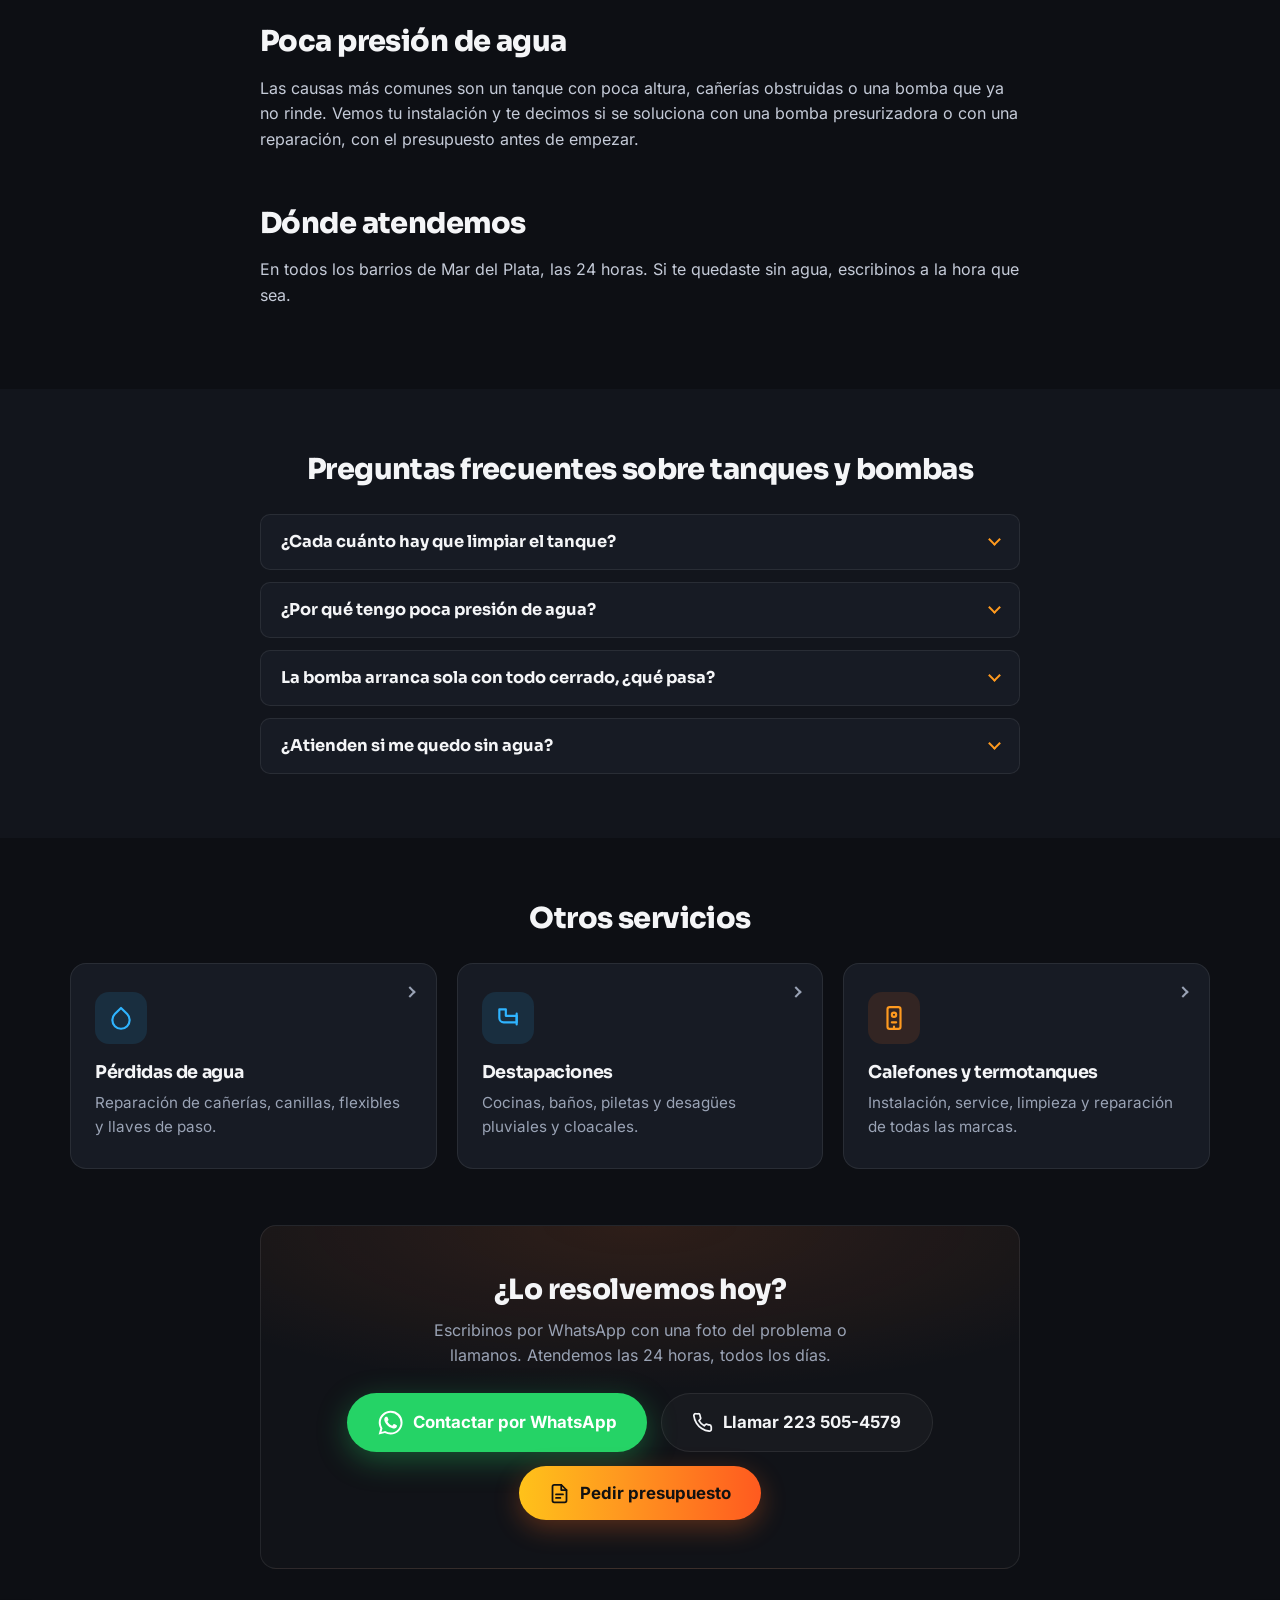
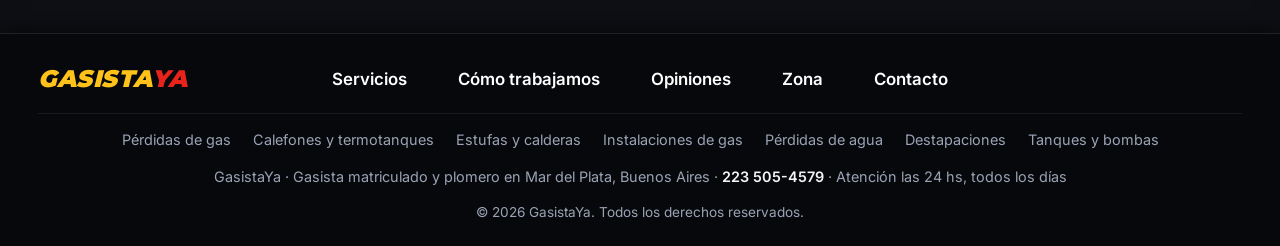
<file: tanques-y-bombas.html>
<!DOCTYPE html>
<html lang="es-AR" class="no-js">
<head>
  <meta charset="UTF-8" />
  <meta name="viewport" content="width=device-width, initial-scale=1.0" />
  <title>Tanques de agua y bombas en Mar del Plata | GasistaYa</title>
  <meta name="description" content="Instalación y limpieza de tanques de agua, bombas presurizadoras y flotantes en Mar del Plata. Solucionamos la falta de agua y de presión. 24 hs." />
  <meta name="theme-color" content="#0d0f14" />
  <link rel="canonical" href="https://gasistaya.com/tanques-y-bombas.html" />

  <!-- Open Graph (vista previa al compartir el link) -->
  <meta property="og:title" content="Tanques de agua y bombas en Mar del Plata" />
  <meta property="og:description" content="Instalación y limpieza de tanques de agua, bombas presurizadoras y flotantes en Mar del Plata. Solucionamos la falta de agua y de presión. 24 hs." />
  <meta property="og:locale" content="es_AR" />
  <meta property="og:site_name" content="GasistaYa" />
  <meta property="og:url" content="https://gasistaya.com/tanques-y-bombas.html" />
  <meta property="og:image" content="https://gasistaya.com/og-image.png" />
  <meta property="og:image:width" content="1200" />
  <meta property="og:image:height" content="630" />
  <meta name="twitter:card" content="summary_large_image" />
  <meta property="og:type" content="website" />

  <link rel="icon" href="favicon.ico" sizes="16x16 32x32 48x48" />
  <link rel="icon" type="image/png" sizes="96x96" href="favicon-96.png" />
  <link rel="apple-touch-icon" href="apple-touch-icon.png" />
  <link rel="preload" href="fonts/inter-latin.woff2" as="font" type="font/woff2" crossorigin />
  <link rel="preload" href="fonts/sora-latin.woff2" as="font" type="font/woff2" crossorigin />
  <link rel="stylesheet" href="styles.css" />

  <!-- Datos estructurados para Google (servicio y ruta de navegación) -->
  <script type="application/ld+json">
  {
    "@context": "https://schema.org",
    "@graph": [
      {
        "@type": "Service",
        "@id": "https://gasistaya.com/tanques-y-bombas.html#servicio",
        "name": "Instalación de tanques y bombas",
        "serviceType": "Tanques de agua y bombas presurizadoras",
        "description": "Instalación y limpieza de tanques de agua, bombas presurizadoras y flotantes en Mar del Plata. Solucionamos la falta de agua y de presión. 24 hs.",
        "url": "https://gasistaya.com/tanques-y-bombas.html",
        "areaServed": { "@type": "City", "name": "Mar del Plata" },
        "provider": {
          "@type": ["Plumber", "HVACBusiness"],
          "@id": "https://gasistaya.com/#negocio",
          "name": "GasistaYa",
          "url": "https://gasistaya.com/",
          "telephone": "+5492235054579",
          "image": "https://gasistaya.com/og-image.png",
          "address": { "@type": "PostalAddress", "addressLocality": "Mar del Plata", "addressRegion": "Buenos Aires", "addressCountry": "AR" }
        }
      },
      {
        "@type": "BreadcrumbList",
        "itemListElement": [
          { "@type": "ListItem", "position": 1, "name": "Inicio", "item": "https://gasistaya.com/" },
          { "@type": "ListItem", "position": 2, "name": "Tanques y bombas", "item": "https://gasistaya.com/tanques-y-bombas.html" }
        ]
      }
    ]
  }
  </script>
</head>
<body>

  <!-- ============ HEADER ============ -->
  <header class="header" id="header">
    <div class="header__inner">
      <a href="index.html" class="brand" aria-label="GasistaYa, ir al inicio">
        <span class="brand__logo"><img src="logo-gasistaya-192.webp" alt="" width="44" height="44" /></span>
        <span class="brand__name">GASISTA<span>YA</span></span>
      </a>

      <nav class="nav" id="nav" aria-label="Navegación principal">
        <a href="index.html#servicios" class="is-active">Servicios</a>
        <a href="como-trabajamos.html">Cómo trabajamos</a>
        <a href="index.html#opiniones">Opiniones</a>
        <a href="index.html#zona">Zona</a>
        <a href="presupuesto.html" class="nav__cta nav__cta--mobile">Contactanos ahora</a>
      </nav>

      <a href="presupuesto.html" class="nav__cta header__cta">Contactanos ahora</a>

      <button type="button" class="menu-toggle" id="menuToggle" aria-label="Abrir menú" aria-expanded="false" aria-controls="nav">
        <span></span><span></span><span></span>
      </button>
    </div>
  </header>

  <main class="page-service">
    <!-- ============ ENCABEZADO DEL SERVICIO ============ -->
    <section class="service-hero service-hero--water">
      <div class="container">
        <div class="service-hero__inner">
          <a class="back-link" href="index.html#servicios">
            <svg class="back-link__icon" viewBox="0 0 24 24" aria-hidden="true"><path fill="none" stroke="currentColor" stroke-width="2.2" stroke-linecap="round" stroke-linejoin="round" d="M19 12H5M12 19l-7-7 7-7"/></svg>
            Todos los servicios
          </a>
          <span class="eyebrow">Plomería · Agua y presión</span>
          <h1>
            <span class="gradient-text gradient-text--water">Tanques y bombas de agua</span>
            Instalación y limpieza en Mar del Plata
          </h1>
          <p class="lead">¿Poca presión, una bomba que no corta o un tanque que rebalsa? Instalamos y limpiamos tanques de agua, y colocamos y reparamos bombas presurizadoras y flotantes. <strong>Gasista matriculado y plomero</strong>, con atención las 24 horas.</p>

          <div class="hero__actions">
            <a class="btn btn--whatsapp js-wa" data-msg="Hola GasistaYa, necesito ayuda con un tanque o una bomba de agua." href="https://wa.me/5492235054579" target="_blank" rel="noopener">
              <svg class="icon" viewBox="0 0 24 24" aria-hidden="true"><use href="#i-whatsapp"/></svg>
              Contactar por WhatsApp
            </a>
            <a class="btn btn--ghost" href="tel:+5492235054579">
              <svg class="icon" viewBox="0 0 24 24" aria-hidden="true"><use href="#i-phone"/></svg>
              Llamar 223 505-4579
            </a>
            <a class="btn btn--quote" href="presupuesto.html?servicio=tanques-y-bombas">
              <svg class="icon" viewBox="0 0 24 24" aria-hidden="true"><use href="#i-doc"/></svg>
              Pedir presupuesto
            </a>
          </div>

          <ul class="trust">
            <li><svg class="icon" viewBox="0 0 24 24" aria-hidden="true"><use href="#i-badge"/></svg> Gasista matriculado</li>
            <li><svg class="icon" viewBox="0 0 24 24" aria-hidden="true"><use href="#i-clock"/></svg> Atención 24 hs</li>
            <li><svg class="icon" viewBox="0 0 24 24" aria-hidden="true"><use href="#i-shield"/></svg> Trabajo garantizado</li>
          </ul>
        </div>
      </div>
    </section>

    <!-- ============ CONTENIDO ============ -->
    <section class="section">
      <div class="container prose">
        <h2>Qué hacemos</h2>
        <ul class="checklist checklist--water">
          <li>Instalación y recambio de tanques de agua.</li>
          <li>Limpieza y desinfección de tanques.</li>
          <li>Instalación y reparación de bombas presurizadoras.</li>
          <li>Colocación y recambio de flotantes.</li>
          <li>Reparación de pérdidas en el tanque, el colector y las bajadas.</li>
        </ul>

        <h2>Problemas que resolvemos</h2>
        <ul class="checklist checklist--water">
          <li>Te quedaste sin agua.</li>
          <li>El tanque rebalsa o no termina de llenarse.</li>
          <li>La bomba no arranca, no corta o arranca sola con todo cerrado.</li>
          <li>Sale poca agua o falta presión en la ducha.</li>
          <li>El agua sale con olor, color o partículas.</li>
        </ul>
        <p>Revisamos la instalación completa para encontrar la causa, y no solo cambiar una pieza.</p>

        <h2>Limpieza de tanque: cada cuánto</h2>
        <p>Lo recomendable es limpiar y desinfectar el tanque al menos una vez por año, y cada seis meses si es posible. Con el tiempo se juntan sedimentos en el fondo, y una tapa rota o mal cerrada deja entrar suciedad. Vaciamos, limpiamos, desinfectamos y revisamos tapa, flotante y conexiones.</p>

        <h2>Poca presión de agua</h2>
        <p>Las causas más comunes son un tanque con poca altura, cañerías obstruidas o una bomba que ya no rinde. Vemos tu instalación y te decimos si se soluciona con una bomba presurizadora o con una reparación, con el presupuesto antes de empezar.</p>

        <h2>Dónde atendemos</h2>
        <p>En todos los barrios de Mar del Plata, las 24 horas. Si te quedaste sin agua, escribinos a la hora que sea.</p>
      </div>
    </section>

    <!-- ============ PREGUNTAS FRECUENTES ============ -->
    <section class="section section--alt">
      <div class="container">
        <h2 class="related__title">Preguntas frecuentes sobre tanques y bombas</h2>
        <div class="faq">
          <details class="faq__item">
            <summary><h3>¿Cada cuánto hay que limpiar el tanque?</h3></summary>
            <p>Al menos una vez por año, y cada seis meses si es posible. Si el agua sale con olor, color o partículas, conviene hacerlo cuanto antes.</p>
          </details>
          <details class="faq__item">
            <summary><h3>¿Por qué tengo poca presión de agua?</h3></summary>
            <p>Lo más habitual es un tanque con poca altura, cañerías obstruidas o una bomba que ya no rinde. Revisamos la instalación y te decimos qué conviene.</p>
          </details>
          <details class="faq__item">
            <summary><h3>La bomba arranca sola con todo cerrado, ¿qué pasa?</h3></summary>
            <p>Casi siempre hay una pérdida en la instalación, como una canilla, un inodoro o un caño, o falla el control de la bomba. Conviene revisarlo pronto: además de gastar luz, la bomba se desgasta.</p>
          </details>
          <details class="faq__item">
            <summary><h3>¿Atienden si me quedo sin agua?</h3></summary>
            <p>Sí. Atendemos las 24 horas, todos los días, incluidos fines de semana y feriados.</p>
          </details>
        </div>
      </div>
    </section>

    <!-- ============ OTROS SERVICIOS Y CONTACTO ============ -->
    <section class="section">
      <div class="container">
        <h2 class="related__title">Otros servicios</h2>
        <div class="grid grid--related">
          <article class="card card--water card--link">
            <div class="card__icon card__icon--water"><svg class="icon" viewBox="0 0 24 24"><use href="#i-drop"/></svg></div>
            <h3><a href="perdidas-de-agua.html">Pérdidas de agua</a></h3>
            <p>Reparación de cañerías, canillas, flexibles y llaves de paso.</p>
          </article>
          <article class="card card--water card--link">
            <div class="card__icon card__icon--water"><svg class="icon" viewBox="0 0 24 24"><use href="#i-pipe"/></svg></div>
            <h3><a href="destapaciones.html">Destapaciones</a></h3>
            <p>Cocinas, baños, piletas y desagües pluviales y cloacales.</p>
          </article>
          <article class="card card--link">
            <div class="card__icon card__icon--fire"><svg class="icon" viewBox="0 0 24 24"><use href="#i-heater"/></svg></div>
            <h3><a href="calefones-y-termotanques.html">Calefones y termotanques</a></h3>
            <p>Instalación, service, limpieza y reparación de todas las marcas.</p>
          </article>
        </div>

        <div class="cta-band">
          <h2>¿Lo resolvemos hoy?</h2>
          <p>Escribinos por WhatsApp con una foto del problema o llamanos. Atendemos las 24 horas, todos los días.</p>
          <div class="cta-row">
            <a class="btn btn--whatsapp js-wa" data-msg="Hola GasistaYa, necesito ayuda con un tanque o una bomba de agua." href="https://wa.me/5492235054579" target="_blank" rel="noopener">
              <svg class="icon" viewBox="0 0 24 24" aria-hidden="true"><use href="#i-whatsapp"/></svg>
              Contactar por WhatsApp
            </a>
            <a class="btn btn--ghost" href="tel:+5492235054579">
              <svg class="icon" viewBox="0 0 24 24" aria-hidden="true"><use href="#i-phone"/></svg>
              Llamar 223 505-4579
            </a>
            <a class="btn btn--quote" href="presupuesto.html?servicio=tanques-y-bombas">
              <svg class="icon" viewBox="0 0 24 24" aria-hidden="true"><use href="#i-doc"/></svg>
              Pedir presupuesto
            </a>
          </div>
        </div>
      </div>
    </section>
  </main>

  <!-- ============ FOOTER ============ -->
  <footer class="footer">
    <div class="footer__inner">
      <span class="brand__name footer__brand">GASISTA<span>YA</span></span>
      <nav class="footer__nav" aria-label="Enlaces del pie">
        <a href="index.html#servicios">Servicios</a>
        <a href="como-trabajamos.html">Cómo trabajamos</a>
        <a href="index.html#opiniones">Opiniones</a>
        <a href="index.html#zona">Zona</a>
        <a href="presupuesto.html">Contacto</a>
      </nav>
      <nav class="footer__services" aria-label="Servicios">
        <a href="perdidas-de-gas.html">Pérdidas de gas</a>
        <a href="calefones-y-termotanques.html">Calefones y termotanques</a>
        <a href="estufas-y-calderas.html">Estufas y calderas</a>
        <a href="instalaciones-de-gas.html">Instalaciones de gas</a>
        <a href="perdidas-de-agua.html">Pérdidas de agua</a>
        <a href="destapaciones.html">Destapaciones</a>
        <a href="tanques-y-bombas.html">Tanques y bombas</a>
      </nav>
      <p class="footer__nap">GasistaYa · Gasista matriculado y plomero en Mar del Plata, Buenos Aires · <a href="tel:+5492235054579">223 505-4579</a> · Atención las 24 hs, todos los días</p>
      <p class="footer__copy">© <span id="year">2026</span> GasistaYa. Todos los derechos reservados.</p>
    </div>
  </footer>

  <!-- Contacto siempre a mano: burbuja de WhatsApp en computadora, barra Llamar / WhatsApp en celular -->
  <a class="wa-float js-wa" data-msg="Hola GasistaYa, necesito ayuda con un tanque o una bomba de agua." href="https://wa.me/5492235054579" target="_blank" rel="noopener" aria-label="Escribir por WhatsApp">
    <svg viewBox="0 0 24 24" aria-hidden="true"><use href="#i-whatsapp"/></svg>
  </a>
  <div class="contact-bar" role="group" aria-label="Contacto rápido">
    <a class="contact-bar__btn contact-bar__btn--call" href="tel:+5492235054579">
      <svg class="icon" viewBox="0 0 24 24" aria-hidden="true"><use href="#i-phone"/></svg>
      Llamar
    </a>
    <a class="contact-bar__btn contact-bar__btn--wa js-wa" data-msg="Hola GasistaYa, necesito ayuda con un tanque o una bomba de agua." href="https://wa.me/5492235054579" target="_blank" rel="noopener">
      <svg class="icon" viewBox="0 0 24 24" aria-hidden="true"><use href="#i-whatsapp"/></svg>
      WhatsApp
    </a>
  </div>

  <!-- ============ ÍCONOS SVG ============ -->
  <!-- Solo los íconos que usa esta página. Para sumar otro, copiá su <symbol> de una página que lo tenga. -->
  <svg xmlns="http://www.w3.org/2000/svg" style="display:none">
    <symbol id="i-whatsapp" viewBox="0 0 24 24"><path fill="currentColor" d="M17.47 14.38c-.3-.15-1.76-.87-2.03-.97-.27-.1-.47-.15-.67.15-.2.3-.77.97-.94 1.17-.17.2-.35.22-.65.07-.3-.15-1.26-.46-2.4-1.48-.89-.79-1.49-1.77-1.66-2.07-.17-.3-.02-.46.13-.61.13-.13.3-.35.45-.52.15-.17.2-.3.3-.5.1-.2.05-.37-.02-.52-.08-.15-.67-1.62-.92-2.22-.24-.58-.49-.5-.67-.51h-.57c-.2 0-.52.07-.8.37-.27.3-1.04 1.02-1.04 2.48s1.07 2.88 1.21 3.08c.15.2 2.1 3.2 5.08 4.49.71.31 1.26.49 1.69.63.71.22 1.36.19 1.87.12.57-.09 1.76-.72 2-1.41.25-.7.25-1.29.17-1.41-.07-.13-.27-.2-.57-.35M12.05 21.5h-.01a9.4 9.4 0 0 1-4.8-1.32l-.34-.2-3.57.94.95-3.48-.22-.36a9.4 9.4 0 0 1-1.45-5.02c0-5.2 4.24-9.44 9.45-9.44a9.4 9.4 0 0 1 9.44 9.45c0 5.2-4.24 9.44-9.45 9.44M20.08 3.92A11.27 11.27 0 0 0 12.05.6C5.8.6.7 5.7.7 11.95c0 2 .52 3.95 1.52 5.67L.6 23.4l5.9-1.55a11.33 11.33 0 0 0 5.54 1.41h.01c6.25 0 11.34-5.09 11.35-11.35 0-3.03-1.18-5.88-3.32-8.02"/></symbol>
    <symbol id="i-phone" viewBox="0 0 24 24"><path fill="none" stroke="currentColor" stroke-width="2" stroke-linecap="round" stroke-linejoin="round" d="M22 16.9v3a2 2 0 0 1-2.2 2 19.8 19.8 0 0 1-8.6-3.1 19.5 19.5 0 0 1-6-6A19.8 19.8 0 0 1 2.1 4.2 2 2 0 0 1 4.1 2h3a2 2 0 0 1 2 1.7c.1.9.4 1.8.7 2.7a2 2 0 0 1-.5 2.1L8 9.8a16 16 0 0 0 6 6l1.3-1.3a2 2 0 0 1 2.1-.4c.9.3 1.8.6 2.7.7a2 2 0 0 1 1.7 2z"/></symbol>
    <symbol id="i-clock" viewBox="0 0 24 24"><g fill="none" stroke="currentColor" stroke-width="2" stroke-linecap="round"><circle cx="12" cy="12" r="10"/><path d="M12 6v6l4 2"/></g></symbol>
    <symbol id="i-badge" viewBox="0 0 24 24"><g fill="none" stroke="currentColor" stroke-width="2" stroke-linecap="round" stroke-linejoin="round"><circle cx="12" cy="8" r="6"/><path d="M15.5 13 17 22l-5-3-5 3 1.5-9"/></g></symbol>
    <symbol id="i-shield" viewBox="0 0 24 24"><g fill="none" stroke="currentColor" stroke-width="2" stroke-linecap="round" stroke-linejoin="round"><path d="M12 22s8-4 8-10V5l-8-3-8 3v7c0 6 8 10 8 10z"/><path d="m9 12 2 2 4-4"/></g></symbol>
    <symbol id="i-heater" viewBox="0 0 24 24"><g fill="none" stroke="currentColor" stroke-width="2" stroke-linecap="round" stroke-linejoin="round"><rect x="6" y="2" width="12" height="20" rx="2"/><circle cx="12" cy="9" r="2"/><path d="M10 16h4M12 22v-2"/></g></symbol>
    <symbol id="i-doc" viewBox="0 0 24 24"><g fill="none" stroke="currentColor" stroke-width="2" stroke-linecap="round" stroke-linejoin="round"><path d="M14 2H6a2 2 0 0 0-2 2v16a2 2 0 0 0 2 2h12a2 2 0 0 0 2-2V8z"/><path d="M14 2v6h6M8 13h8M8 17h5"/></g></symbol>
    <symbol id="i-drop" viewBox="0 0 24 24"><path fill="none" stroke="currentColor" stroke-width="2" stroke-linecap="round" stroke-linejoin="round" d="M12 2.7 6.3 8.3a8 8 0 1 0 11.4 0z"/></symbol>
    <symbol id="i-pipe" viewBox="0 0 24 24"><g fill="none" stroke="currentColor" stroke-width="2" stroke-linecap="round" stroke-linejoin="round"><path d="M4 4h6v6h10v6H8a4 4 0 0 1-4-4z"/><path d="M20 8v10"/></g></symbol>
  </svg>

  <script src="script.js"></script>
</body>
</html>
</file>
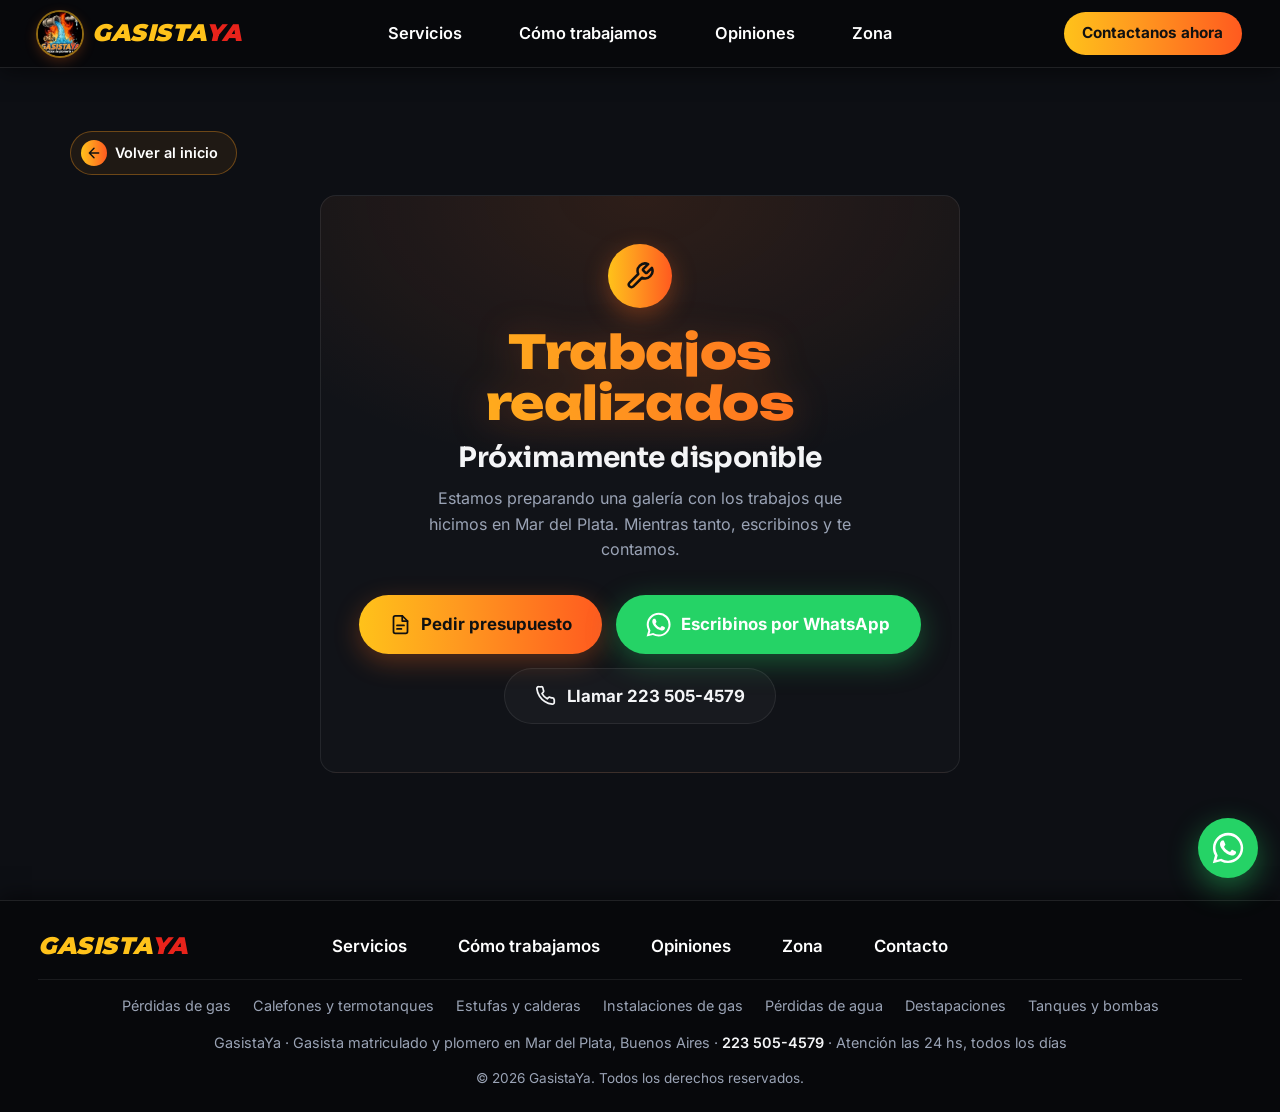
<file: trabajos-realizados.html>
<!DOCTYPE html>
<html lang="es-AR" class="no-js">
<head>
  <meta charset="UTF-8" />
  <meta name="viewport" content="width=device-width, initial-scale=1.0" />
  <title>Trabajos realizados · GasistaYa</title>
  <meta name="description" content="Trabajos realizados de plomería y gas de GasistaYa en Mar del Plata. Próximamente disponible." />
  <meta name="theme-color" content="#0d0f14" />
  <!-- Sin contenido todavía: no indexar hasta cargar la galería (quitar esta línea entonces) -->
  <meta name="robots" content="noindex, follow" />
  <link rel="canonical" href="https://gasistaya.com/trabajos-realizados.html" />

  <!-- Open Graph (vista previa al compartir el link) -->
  <meta property="og:title" content="Trabajos realizados · GasistaYa" />
  <meta property="og:description" content="Galería de trabajos de gas y plomería en Mar del Plata." />
  <meta property="og:locale" content="es_AR" />
  <meta property="og:site_name" content="GasistaYa" />
  <meta property="og:url" content="https://gasistaya.com/trabajos-realizados.html" />
  <meta property="og:image" content="https://gasistaya.com/og-image.png" />
  <meta property="og:image:width" content="1200" />
  <meta property="og:image:height" content="630" />
  <meta name="twitter:card" content="summary_large_image" />
  <meta property="og:type" content="website" />

  <link rel="icon" href="favicon.ico" sizes="16x16 32x32 48x48" />
  <link rel="icon" type="image/png" sizes="96x96" href="favicon-96.png" />
  <link rel="apple-touch-icon" href="apple-touch-icon.png" />
  <link rel="preload" href="fonts/inter-latin.woff2" as="font" type="font/woff2" crossorigin />
  <link rel="preload" href="fonts/sora-latin.woff2" as="font" type="font/woff2" crossorigin />
  <link rel="stylesheet" href="styles.css" />

</head>
<body>

  <!-- ============ HEADER ============ -->
  <header class="header" id="header">
    <div class="header__inner">
      <a href="index.html" class="brand" aria-label="GasistaYa, ir al inicio">
        <span class="brand__logo"><img src="logo-gasistaya-192.webp" alt="" width="44" height="44" /></span>
        <span class="brand__name">GASISTA<span>YA</span></span>
      </a>

      <nav class="nav" id="nav" aria-label="Navegación principal">
        <a href="index.html#servicios">Servicios</a>
        <a href="como-trabajamos.html">Cómo trabajamos</a>
        <a href="index.html#opiniones">Opiniones</a>
        <a href="index.html#zona">Zona</a>
        <a href="presupuesto.html" class="nav__cta nav__cta--mobile">Contactanos ahora</a>
      </nav>

      <a href="presupuesto.html" class="nav__cta header__cta">Contactanos ahora</a>

      <button type="button" class="menu-toggle" id="menuToggle" aria-label="Abrir menú" aria-expanded="false" aria-controls="nav">
        <span></span><span></span><span></span>
      </button>
    </div>
  </header>

  <main>
    <!-- ============ TRABAJOS REALIZADOS ============ -->
    <section class="section page-soon" id="trabajos">
      <div class="container">
        <a class="back-link" href="index.html">
          <svg class="back-link__icon" viewBox="0 0 24 24" aria-hidden="true"><path fill="none" stroke="currentColor" stroke-width="2.2" stroke-linecap="round" stroke-linejoin="round" d="M19 12H5M12 19l-7-7 7-7"/></svg>
          Volver al inicio
        </a>
        <div class="soon reveal">
          <span class="soon__icon"><svg class="icon" viewBox="0 0 24 24" aria-hidden="true"><use href="#i-wrench"/></svg></span>
          <span class="eyebrow section-title">Trabajos realizados</span>
          <h1>Próximamente disponible</h1>
          <p>Estamos preparando una galería con los trabajos que hicimos en Mar del Plata. Mientras tanto, escribinos y te contamos.</p>
          <div class="cta-row">
            <a class="btn btn--quote" href="presupuesto.html">
              <svg class="icon" viewBox="0 0 24 24" aria-hidden="true"><use href="#i-doc"/></svg>
              Pedir presupuesto
            </a>
            <a class="btn btn--whatsapp js-wa" href="https://wa.me/5492235054579" target="_blank" rel="noopener">
              <svg class="icon" viewBox="0 0 24 24" aria-hidden="true"><use href="#i-whatsapp"/></svg>
              Escribinos por WhatsApp
            </a>
            <a class="btn btn--ghost" href="tel:+5492235054579">
              <svg class="icon" viewBox="0 0 24 24" aria-hidden="true"><use href="#i-phone"/></svg>
              Llamar 223 505-4579
            </a>
          </div>
        </div>
      </div>
    </section>

  </main>


  <!-- ============ FOOTER ============ -->
  <footer class="footer">
    <div class="footer__inner">
      <span class="brand__name footer__brand">GASISTA<span>YA</span></span>
      <nav class="footer__nav" aria-label="Enlaces del pie">
        <a href="index.html#servicios">Servicios</a>
        <a href="como-trabajamos.html">Cómo trabajamos</a>
        <a href="index.html#opiniones">Opiniones</a>
        <a href="index.html#zona">Zona</a>
        <a href="presupuesto.html">Contacto</a>
      </nav>
      <nav class="footer__services" aria-label="Servicios">
        <a href="perdidas-de-gas.html">Pérdidas de gas</a>
        <a href="calefones-y-termotanques.html">Calefones y termotanques</a>
        <a href="estufas-y-calderas.html">Estufas y calderas</a>
        <a href="instalaciones-de-gas.html">Instalaciones de gas</a>
        <a href="perdidas-de-agua.html">Pérdidas de agua</a>
        <a href="destapaciones.html">Destapaciones</a>
        <a href="tanques-y-bombas.html">Tanques y bombas</a>
      </nav>
      <p class="footer__nap">GasistaYa · Gasista matriculado y plomero en Mar del Plata, Buenos Aires · <a href="tel:+5492235054579">223 505-4579</a> · Atención las 24 hs, todos los días</p>
      <p class="footer__copy">© <span id="year">2026</span> GasistaYa. Todos los derechos reservados.</p>
    </div>
  </footer>

  <!-- Contacto siempre a mano: burbuja de WhatsApp en computadora, barra Llamar / WhatsApp en celular -->
  <a class="wa-float js-wa" href="https://wa.me/5492235054579" target="_blank" rel="noopener" aria-label="Escribir por WhatsApp">
    <svg viewBox="0 0 24 24" aria-hidden="true"><use href="#i-whatsapp"/></svg>
  </a>
  <div class="contact-bar" role="group" aria-label="Contacto rápido">
    <a class="contact-bar__btn contact-bar__btn--call" href="tel:+5492235054579">
      <svg class="icon" viewBox="0 0 24 24" aria-hidden="true"><use href="#i-phone"/></svg>
      Llamar
    </a>
    <a class="contact-bar__btn contact-bar__btn--wa js-wa" href="https://wa.me/5492235054579" target="_blank" rel="noopener">
      <svg class="icon" viewBox="0 0 24 24" aria-hidden="true"><use href="#i-whatsapp"/></svg>
      WhatsApp
    </a>
  </div>

  <!-- ============ ÍCONOS SVG ============ -->
  <!-- Solo los íconos que usa esta página. Para sumar otro, copiá su <symbol> de una página que lo tenga. -->
  <svg xmlns="http://www.w3.org/2000/svg" style="display:none">
    <symbol id="i-whatsapp" viewBox="0 0 24 24"><path fill="currentColor" d="M17.47 14.38c-.3-.15-1.76-.87-2.03-.97-.27-.1-.47-.15-.67.15-.2.3-.77.97-.94 1.17-.17.2-.35.22-.65.07-.3-.15-1.26-.46-2.4-1.48-.89-.79-1.49-1.77-1.66-2.07-.17-.3-.02-.46.13-.61.13-.13.3-.35.45-.52.15-.17.2-.3.3-.5.1-.2.05-.37-.02-.52-.08-.15-.67-1.62-.92-2.22-.24-.58-.49-.5-.67-.51h-.57c-.2 0-.52.07-.8.37-.27.3-1.04 1.02-1.04 2.48s1.07 2.88 1.21 3.08c.15.2 2.1 3.2 5.08 4.49.71.31 1.26.49 1.69.63.71.22 1.36.19 1.87.12.57-.09 1.76-.72 2-1.41.25-.7.25-1.29.17-1.41-.07-.13-.27-.2-.57-.35M12.05 21.5h-.01a9.4 9.4 0 0 1-4.8-1.32l-.34-.2-3.57.94.95-3.48-.22-.36a9.4 9.4 0 0 1-1.45-5.02c0-5.2 4.24-9.44 9.45-9.44a9.4 9.4 0 0 1 9.44 9.45c0 5.2-4.24 9.44-9.45 9.44M20.08 3.92A11.27 11.27 0 0 0 12.05.6C5.8.6.7 5.7.7 11.95c0 2 .52 3.95 1.52 5.67L.6 23.4l5.9-1.55a11.33 11.33 0 0 0 5.54 1.41h.01c6.25 0 11.34-5.09 11.35-11.35 0-3.03-1.18-5.88-3.32-8.02"/></symbol>
    <symbol id="i-phone" viewBox="0 0 24 24"><path fill="none" stroke="currentColor" stroke-width="2" stroke-linecap="round" stroke-linejoin="round" d="M22 16.9v3a2 2 0 0 1-2.2 2 19.8 19.8 0 0 1-8.6-3.1 19.5 19.5 0 0 1-6-6A19.8 19.8 0 0 1 2.1 4.2 2 2 0 0 1 4.1 2h3a2 2 0 0 1 2 1.7c.1.9.4 1.8.7 2.7a2 2 0 0 1-.5 2.1L8 9.8a16 16 0 0 0 6 6l1.3-1.3a2 2 0 0 1 2.1-.4c.9.3 1.8.6 2.7.7a2 2 0 0 1 1.7 2z"/></symbol>
    <symbol id="i-doc" viewBox="0 0 24 24"><g fill="none" stroke="currentColor" stroke-width="2" stroke-linecap="round" stroke-linejoin="round"><path d="M14 2H6a2 2 0 0 0-2 2v16a2 2 0 0 0 2 2h12a2 2 0 0 0 2-2V8z"/><path d="M14 2v6h6M8 13h8M8 17h5"/></g></symbol>
    <symbol id="i-wrench" viewBox="0 0 24 24"><path fill="none" stroke="currentColor" stroke-width="2" stroke-linecap="round" stroke-linejoin="round" d="M14.7 6.3a1 1 0 0 0 0 1.4l1.6 1.6a1 1 0 0 0 1.4 0l3.8-3.8a6 6 0 0 1-7.9 7.9l-6.9 6.9a2.1 2.1 0 0 1-3-3l6.9-6.9a6 6 0 0 1 7.9-7.9z"/></symbol>
  </svg>

  <script src="script.js"></script>
</body>
</html>
</file>
<file: styles.css>
/* =========================================================
   GasistaYa · Estilos
   ---------------------------------------------------------
    1. Fuentes y variables        12. Pasos y ventajas
    2. Base                       13. Contacto y formulario
    3. Botones y enlaces          14. Páginas internas de una pantalla
    4. Header y menú              15. Páginas de servicio
    5. Hero del inicio            16. Footer
    6. Alerta de gas              17. Contacto fijo (burbuja y barra)
    7. Secciones y títulos        18. Cartel de agradecimiento
    8. Tarjetas de servicios      19. Animación de aparición
    9. Opiniones                  20. Responsive
   10. Zona de cobertura          21. Movimiento reducido
   11. Preguntas frecuentes
   ========================================================= */

/* ---------- 1. Fuentes y variables ---------- */
/* Fuentes alojadas en el sitio: archivos variables, subconjunto latino */
@font-face {
  font-family: "Inter";
  font-style: normal; font-weight: 400 700; font-display: swap;
  src: url("fonts/inter-latin.woff2") format("woff2");
}
@font-face {
  font-family: "Montserrat";
  font-style: normal; font-weight: 800 900; font-display: swap;
  src: url("fonts/montserrat-latin.woff2") format("woff2");
}
@font-face {
  font-family: "Sora";
  font-style: normal; font-weight: 600 800; font-display: swap;
  src: url("fonts/sora-latin.woff2") format("woff2");
}
@font-face {
  font-family: "Unbounded";
  font-style: normal; font-weight: 700 800; font-display: swap;
  src: url("fonts/unbounded-latin.woff2") format("woff2");
}

:root {
  --bg: #0d0f14;
  --bg-alt: #12151c;
  --bg-deep: #07080b;  /* header, footer y menú mobile */
  --surface: #171b24;
  --surface-2: #1e2330;
  --border: rgba(255, 255, 255, .08);

  --text: #f4f5f7;
  --text-soft: #c5cbd8; /* texto largo de lectura */
  --muted: #9aa3b5;

  --orange: #ff9a1f;
  --orange-2: #ff5a1f;
  --blue: #2fb4ff;
  --green: #25d366;
  --green-dark: #1ebe57;
  --yellow: #ffc21a;
  --red: #e8231b;

  --gradient-fire: linear-gradient(90deg, var(--yellow) 0%, var(--orange) 40%, var(--orange-2) 100%);

  --radius: 16px;
  --radius-sm: 10px;
  --shadow: 0 10px 30px rgba(0, 0, 0, .35);
  --header-h: 68px;

  --font: "Inter", system-ui, -apple-system, "Segoe UI", Roboto, sans-serif;
  --font-display: "Montserrat", "Inter", sans-serif; /* solo para el nombre de la marca */
  --font-heading: "Sora", "Inter", sans-serif;       /* todos los títulos */
  --font-section: "Unbounded", "Sora", sans-serif;   /* títulos de sección grandes */
}

/* ---------- 2. Base ---------- */
*,
*::before,
*::after { box-sizing: border-box; }

html { scroll-behavior: smooth; scroll-padding-top: var(--header-h); }

body {
  margin: 0;
  font-family: var(--font);
  font-size: 16px;
  line-height: 1.6;
  color: var(--text);
  background: var(--bg);
  -webkit-font-smoothing: antialiased;
  overflow-x: hidden;
}

img { max-width: 100%; display: block; }
a { color: inherit; text-decoration: none; }
h1, h2, h3 { font-family: var(--font-heading); line-height: 1.15; margin: 0 0 .5em; letter-spacing: -.02em; text-wrap: balance; }
p { margin: 0 0 1em; }

.container { width: min(1140px, 100% - 32px); margin-inline: auto; }

.icon { width: 1.25em; height: 1.25em; flex-shrink: 0; }

.gradient-text {
  background: var(--gradient-fire);
  -webkit-background-clip: text;
  background-clip: text;
  color: transparent;
}

/* ---------- 3. Botones y enlaces ---------- */
.btn {
  display: inline-flex;
  align-items: center;
  justify-content: center;
  gap: .6em;
  padding: 1em 1.8em;
  border-radius: 999px;
  border: 0;
  font: 700 1.05rem/1 var(--font);
  cursor: pointer;
  transition: transform .2s ease, box-shadow .2s ease, background .2s ease;
}
.btn:hover { transform: translateY(-2px); }
.btn:focus-visible { outline: 3px solid var(--orange); outline-offset: 3px; }

.btn--whatsapp {
  background: var(--green);
  color: #fff;
  box-shadow: 0 0 0 0 rgba(37, 211, 102, .5), 0 8px 30px rgba(37, 211, 102, .35);
}
.btn--whatsapp:hover { background: var(--green-dark); box-shadow: 0 10px 36px rgba(37, 211, 102, .5); }
.btn--whatsapp .icon { width: 1.5em; height: 1.5em; }

.btn--ghost {
  background: rgba(255, 255, 255, .03);
  color: var(--text);
  border: 1.5px solid var(--border);
}
.btn--ghost:hover { border-color: var(--orange); color: var(--orange); }

.btn--quote { background: var(--gradient-fire); color: #111; box-shadow: 0 8px 26px rgba(255, 106, 31, .3); }
.btn--quote:hover { filter: brightness(1.08); }

.btn--block { width: 100%; }

/* Fila de botones centrada */
.cta-row {
  display: flex; flex-wrap: wrap; justify-content: center; gap: 14px;
  margin-top: 32px;
}

/* Enlace "Volver" */
.back-link {
  display: flex;
  width: fit-content;
  align-items: center;
  gap: 8px;
  margin-bottom: 14px;
  padding: 8px 18px 8px 10px;
  border-radius: 999px;
  border: 1px solid rgba(255, 154, 31, .35);
  background: rgba(255, 154, 31, .08);
  color: #fff;
  font-size: .9rem;
  font-weight: 600;
  transition: background .25s, border-color .25s, color .25s, box-shadow .25s;
}
.back-link__icon {
  width: 26px; height: 26px;
  padding: 5px;
  border-radius: 50%;
  background: var(--gradient-fire);
  color: #111;
  transition: transform .25s ease;
}
.back-link:hover {
  border-color: var(--orange);
  background: rgba(255, 154, 31, .16);
  box-shadow: 0 6px 20px rgba(255, 106, 31, .25);
}
.back-link:hover .back-link__icon { transform: translateX(-4px); }
.back-link:focus-visible { outline: 2px solid var(--orange); outline-offset: 3px; }

/* ---------- 4. Header y menú ---------- */
.header {
  position: fixed;
  inset: 0 0 auto 0;
  height: var(--header-h);
  z-index: 50;
  background: var(--bg-deep);
  border-bottom: 1px solid rgba(255, 255, 255, .1);
  box-shadow: 0 4px 20px rgba(0, 0, 0, .5);
  transition: background .3s ease, box-shadow .3s ease;
}
.header.is-scrolled {
  background: rgba(7, 8, 11, .92);
  -webkit-backdrop-filter: blur(12px);
  backdrop-filter: blur(12px);
  box-shadow: 0 6px 24px rgba(0, 0, 0, .6);
}
.header__inner {
  height: 100%;
  padding-inline: clamp(16px, 3vw, 40px);
  display: grid;
  grid-template-columns: 1fr auto 1fr;
  align-items: center;
  gap: 24px;
}
.brand { justify-self: start; display: inline-flex; align-items: center; gap: 10px; }
.brand__logo {
  width: 44px; height: 44px;
  flex-shrink: 0;
  border-radius: 50%;
  overflow: hidden;
  background: #000;
  box-shadow: 0 0 0 2px rgba(255, 194, 26, .5), 0 4px 14px rgba(255, 106, 31, .3);
}
.brand__logo img {
  width: 100%; height: 100%;
  object-fit: cover;
  /* Acerca la ilustración (canillas y fuego) para que se distinga en tamaño chico */
  transform: scale(1.6);
  transform-origin: 50% 38%;
}

.brand__name {
  font-family: var(--font-display);
  font-weight: 900;
  font-style: italic;
  font-size: 1.5rem;
  letter-spacing: .5px;
  color: var(--yellow);
}
.brand__name span { color: var(--red); }

.nav { display: flex; align-items: center; gap: clamp(32px, 4.5vw, 64px); }
.nav a {
  position: relative;
  padding: 6px 0;
  font-weight: 600;
  font-size: 1.02rem;
  color: #fff;
  transition: color .3s ease, transform .3s ease, text-shadow .3s ease;
}
/* Subrayado con el degradé del logo que crece desde el centro */
.nav a:not(.nav__cta)::after {
  content: "";
  position: absolute;
  left: 0; right: 0; bottom: -4px;
  height: 3px;
  border-radius: 3px;
  background: var(--gradient-fire);
  box-shadow: 0 0 10px rgba(255, 140, 30, .7);
  transform: scaleX(0);
  transform-origin: center;
  transition: transform .35s cubic-bezier(.65, 0, .35, 1);
}
.nav a:not(.nav__cta):hover,
.nav a.is-active {
  color: var(--orange);
  transform: translateY(-2px);
  text-shadow: 0 0 14px rgba(255, 154, 31, .45);
}
.nav a:not(.nav__cta):hover::after,
.nav a.is-active::after { transform: scaleX(1); }
.nav__cta {
  color: #111;
  background: var(--gradient-fire);
  padding: .6em 1.2em;
  border-radius: 999px;
  font-weight: 700;
}
.nav__cta:hover { filter: brightness(1.08); }
.nav a.nav__cta, .nav a.nav__cta:hover { color: #111; }
.header__cta { justify-self: end; font-size: .95rem; white-space: nowrap; }
.header__cta[aria-current="page"] { box-shadow: 0 0 0 2px rgba(255, 194, 26, .5); }
.nav .nav__cta--mobile { display: none; }

.menu-toggle {
  display: none;
  width: 44px; height: 44px;
  background: none; border: 0; cursor: pointer;
  flex-direction: column; justify-content: center; gap: 6px;
  padding: 10px;
}
.menu-toggle span {
  display: block; height: 2px; width: 100%;
  background: var(--text); border-radius: 2px;
  transition: transform .3s, opacity .3s;
}
.menu-toggle[aria-expanded="true"] span:nth-child(1) { transform: translateY(8px) rotate(45deg); }
.menu-toggle[aria-expanded="true"] span:nth-child(2) { opacity: 0; }
.menu-toggle[aria-expanded="true"] span:nth-child(3) { transform: translateY(-8px) rotate(-45deg); }

/* ---------- 5. Hero del inicio ---------- */
.hero {
  position: relative;
  min-height: 100vh;
  min-height: 100svh;
  display: flex;
  align-items: center;
  padding: calc(var(--header-h) + 24px) 0 48px;
  overflow: hidden;
  background:
    radial-gradient(ellipse at 20% 100%, rgba(47, 180, 255, .10), transparent 50%),
    radial-gradient(ellipse at 50% 0%, rgba(255, 106, 31, .12), transparent 55%),
    var(--bg);
}
.hero__glow {
  position: absolute;
  width: 600px; height: 600px;
  top: -200px; left: 50%;
  transform: translateX(-50%);
  background: radial-gradient(circle, rgba(255, 140, 30, .18), transparent 65%);
  filter: blur(40px);
  pointer-events: none;
}
.hero__inner {
  position: relative;
  display: grid;
  grid-template-columns: 1fr 1.25fr;
  align-items: center;
  gap: 56px;
}

/* Logo animado: entra, flota y lo rodea un halo que gira, con fuego de un lado
   y agua del otro (los dos oficios: gas y plomería) */
.hero__logo {
  position: relative;
  isolation: isolate; /* el halo (z-index: -1) queda detrás del logo, no detrás del hero */
  aspect-ratio: 1;
  max-width: 360px;
  width: 100%;
  justify-self: center;
  border-radius: 24px;
  box-shadow: 0 0 0 1px var(--border);
  animation: logo-in .9s cubic-bezier(.2, .9, .3, 1) both, logo-float 7s ease-in-out .9s infinite;
}
/* El fondo negro va en la imagen y en el texto de reemplazo: tapa el halo que pasa por detrás */
.hero__logo img {
  display: block;
  width: 100%; height: 100%;
  object-fit: cover;
  border-radius: inherit;
  background: #000;
}
/* Texto de reemplazo si la imagen del logo no carga */
.hero__logo-text { display: none; }
.hero__logo--fallback .hero__logo-text {
  display: flex; flex-direction: column; align-items: center; justify-content: center;
  height: 100%;
  border-radius: inherit;
  background: #000;
  font: 900 italic clamp(2.2rem, 5vw, 3.2rem)/1 var(--font-display);
  color: var(--yellow);
}
.hero__logo-text span { color: var(--red); }
.hero__logo-text small {
  margin-top: 14px;
  font: 600 1rem var(--font);
  color: var(--muted);
}

.hero__logo::before,
.hero__logo::after { content: ""; position: absolute; pointer-events: none; }
/* Halo: un círculo difuminado más grande que el logo, que gira por detrás */
.hero__logo::before {
  inset: -13%;
  z-index: -1;
  border-radius: 50%;
  background: conic-gradient(from 0deg,
    var(--orange-2) 0deg, #ffb52e 50deg, transparent 115deg,
    transparent 170deg, #1fa8ff 205deg, #8ae0ff 250deg, transparent 305deg,
    transparent 345deg, var(--orange-2) 360deg);
  filter: blur(40px);
  opacity: .9;
  animation: logo-orbit 12s linear infinite;
}
/* Borde de luz: mismos colores y misma velocidad que el halo */
.hero__logo::after {
  inset: 0;
  padding: 2px; /* grosor del borde */
  border-radius: inherit;
  background: conic-gradient(from var(--logo-angle, 0deg),
    var(--orange-2) 0deg, #ffd35c 45deg, transparent 105deg,
    transparent 175deg, #1fa8ff 205deg, #b5ecff 245deg, transparent 300deg,
    transparent 345deg, var(--orange-2) 360deg);
  /* La máscara deja a la vista solo el borde */
  -webkit-mask: linear-gradient(#000 0 0) content-box, linear-gradient(#000 0 0);
  mask: linear-gradient(#000 0 0) content-box, linear-gradient(#000 0 0);
  -webkit-mask-composite: xor;
  mask-composite: exclude;
  animation: logo-ring 12s linear infinite;
}

/* Ángulo del borde de luz, declarado como ángulo para poder animarlo */
@property --logo-angle {
  syntax: "<angle>";
  initial-value: 0deg;
  inherits: false;
}
/* La entrada mueve el logo pero no lo oculta: es la imagen principal de la página */
@keyframes logo-in {
  from { transform: translateY(26px) scale(.9); }
  to   { transform: none; }
}
@keyframes logo-float {
  0%, 100% { transform: translateY(0); }
  50% { transform: translateY(-12px); }
}
@keyframes logo-orbit { to { transform: rotate(360deg); } }
@keyframes logo-ring  { to { --logo-angle: 360deg; } }

/* El texto del hero se pinta por encima del halo cuando quedan cerca (celular) */
.hero__content { position: relative; }

/* Cartel de estado ("Disponibles ahora") */
.status {
  display: inline-flex; align-items: center; gap: 14px;
  padding: 8px 18px 8px 14px;
  border-radius: 10px;
  background: linear-gradient(180deg, rgba(255, 255, 255, .06), rgba(255, 255, 255, .02));
  border: 1px solid rgba(255, 255, 255, .1);
  box-shadow: inset 0 1px 0 rgba(255, 255, 255, .06), 0 8px 24px rgba(0, 0, 0, .25);
  backdrop-filter: blur(8px);
  -webkit-backdrop-filter: blur(8px);
  font-size: .78rem; font-weight: 600;
  letter-spacing: .08em; text-transform: uppercase;
  margin-bottom: 22px;
  position: relative;
  overflow: hidden;
  isolation: isolate;
  animation: status-in .7s cubic-bezier(.2, .8, .2, 1) both, status-glow 3s ease-in-out 1s infinite;
}
/* Brillo que cruza la etiqueta cada pocos segundos */
.status::before {
  content: "";
  position: absolute; inset: 0;
  z-index: -1;
  background: linear-gradient(110deg, transparent 30%, rgba(74, 222, 128, .28) 50%, transparent 70%);
  transform: translateX(-120%);
  animation: status-shine 3.5s ease-in-out 1.2s infinite;
}
@keyframes status-in {
  from { opacity: 0; transform: translateY(-10px) scale(.96); }
  to   { opacity: 1; transform: none; }
}
@keyframes status-shine {
  0%        { transform: translateX(-120%); }
  45%, 100% { transform: translateX(120%); }
}
@keyframes status-glow {
  0%, 100% { border-color: rgba(255, 255, 255, .1); box-shadow: inset 0 1px 0 rgba(255, 255, 255, .06), 0 8px 24px rgba(0, 0, 0, .25); }
  50%      { border-color: rgba(74, 222, 128, .55); box-shadow: inset 0 1px 0 rgba(255, 255, 255, .06), 0 8px 24px rgba(0, 0, 0, .25), 0 0 22px rgba(37, 211, 102, .3); }
}
.status__live { display: inline-flex; align-items: center; gap: 9px; color: #4ade80; }
.status__sep { width: 1px; height: 14px; background: rgba(255, 255, 255, .18); }
.status__info { display: inline-flex; align-items: center; gap: 7px; color: var(--muted); }
.status__icon { width: 14px; height: 14px; }
.status__dot {
  width: 8px; height: 8px; border-radius: 50%;
  background: var(--green);
  box-shadow: 0 0 0 0 rgba(37, 211, 102, .7);
  animation: pulse 2s infinite;
}
@keyframes pulse {
  0%   { box-shadow: 0 0 0 0 rgba(37, 211, 102, .7); }
  70%  { box-shadow: 0 0 0 10px rgba(37, 211, 102, 0); }
  100% { box-shadow: 0 0 0 0 rgba(37, 211, 102, 0); }
}

.hero__title {
  font-weight: 900;
  font-size: clamp(1.75rem, 3.6vw, 2.75rem);
  letter-spacing: -.3px;
}
.hero__title .gradient-text { display: block; }

.hero__subtitle {
  font-size: clamp(1.05rem, 1.6vw, 1.2rem);
  color: var(--muted);
  max-width: 560px;
}
.hero__subtitle strong { color: var(--text); }

/* WhatsApp y Llamar lado a lado, Presupuesto a lo ancho (también en las páginas de servicio) */
.hero__actions { display: inline-grid; grid-template-columns: auto auto; gap: 12px; margin: 26px 0; }
.hero__actions .btn--quote { grid-column: 1 / -1; }

.trust {
  list-style: none; padding: 0; margin: 0;
  display: flex; flex-wrap: wrap; gap: 10px 26px;
  color: var(--muted); font-size: .92rem;
}
.trust li { display: inline-flex; align-items: center; gap: 8px; }
.trust .icon { color: var(--orange); }
/* Puntaje de Google: enlace a las opiniones, en su propio renglón */
.trust a {
  display: inline-flex; align-items: center; gap: 8px;
  text-decoration: underline;
  text-decoration-color: rgba(255, 255, 255, .25);
  text-underline-offset: 4px;
  transition: color .2s;
}
.trust a:hover { color: var(--text); }
.trust .icon--star { color: var(--yellow); }
.trust__rating { flex-basis: 100%; }

/* ---------- 6. Alerta de gas ---------- */
.alert-band {
  position: relative;
  background: linear-gradient(100deg, #b3140c 0%, #e0300f 55%, #ff6a1f 100%);
  box-shadow: 0 10px 40px rgba(224, 48, 15, .35);
  overflow: hidden;
}
/* Franjas de advertencia arriba y abajo */
.alert-band::before,
.alert-band::after {
  content: "";
  position: absolute; left: 0; right: 0;
  height: 6px;
  background: repeating-linear-gradient(-45deg, var(--yellow) 0 14px, #111 14px 28px);
}
.alert-band::before { top: 0; }
.alert-band::after { bottom: 0; }

.alert-band__inner {
  display: flex; align-items: center; gap: 24px;
  padding-block: 30px;
}
.alert-band__icon {
  flex-shrink: 0;
  width: 64px; height: 64px;
  display: grid; place-items: center;
  border-radius: 50%;
  background: var(--yellow);
  color: #111;
  animation: alert-pulse 1.8s infinite;
}
.alert-band__icon .icon { width: 34px; height: 34px; }
@keyframes alert-pulse {
  0%   { box-shadow: 0 0 0 0 rgba(255, 194, 26, .8); }
  70%  { box-shadow: 0 0 0 16px rgba(255, 194, 26, 0); }
  100% { box-shadow: 0 0 0 0 rgba(255, 194, 26, 0); }
}

.alert-band__body { flex: 1; }
.alert-band__title {
  font: 900 clamp(1.3rem, 2.4vw, 1.75rem)/1.15 var(--font-heading);
  color: #fff;
  margin-bottom: 12px;
  text-transform: uppercase;
  letter-spacing: .3px;
}
.alert-band__highlight {
  display: inline-block;
  margin-left: 6px;
  padding: 2px 12px;
  border-radius: 8px;
  background: #111;
  color: var(--yellow);
  transform: rotate(-2deg);
  box-shadow: 0 4px 14px rgba(0, 0, 0, .35);
}
.alert-band__steps {
  list-style: none; padding: 0; margin: 0;
  display: flex; flex-wrap: wrap; gap: 8px 10px;
}
.alert-band__steps li {
  display: inline-flex; align-items: center; gap: 8px;
  padding: 6px 14px 6px 6px;
  border-radius: 999px;
  background: rgba(0, 0, 0, .25);
  color: #fff;
  font-weight: 600;
  font-size: .92rem;
}
.alert-band__steps span {
  width: 22px; height: 22px;
  display: grid; place-items: center;
  border-radius: 50%;
  background: #fff;
  color: #c4190d;
  font-size: .78rem; font-weight: 800;
}

.alert-band__btn {
  flex-shrink: 0;
  background: #111;
  color: var(--yellow);
  border: 2px solid var(--yellow);
  text-transform: uppercase;
  letter-spacing: .5px;
  box-shadow: 0 8px 24px rgba(0, 0, 0, .45);
}
.alert-band__btn:hover { background: var(--yellow); color: #111; }

/* ---------- 7. Secciones y títulos ---------- */
.section { padding: 100px 0; }
.section--alt { background: var(--bg-alt); }

.section__head { text-align: center; max-width: 640px; margin: 0 auto 56px; }
.section__head p { color: var(--muted); }

.eyebrow {
  display: inline-block;
  font-family: var(--font-heading);
  font-size: .8rem; font-weight: 700;
  letter-spacing: 2px; text-transform: uppercase;
  color: var(--orange);
  margin-bottom: 12px;
}

/* Títulos de sección grandes con degradé: Servicios, Opiniones, Zona de cobertura, etc. */
.section-title {
  font-family: var(--font-section);
  font-size: clamp(1.9rem, 4vw, 2.9rem);
  font-weight: 800;
  line-height: 1.1;
  letter-spacing: -.01em;
  text-transform: none;
  background: var(--gradient-fire);
  -webkit-background-clip: text;
  background-clip: text;
  color: transparent;
  filter: drop-shadow(0 4px 18px rgba(255, 106, 31, .25));
}

/* Subtítulo que acompaña a cada .section-title */
.section__head h1,
.section__head h2,
.zona__text h2,
.contact h1 { font-weight: 800; font-size: clamp(1.35rem, 2.4vw, 1.75rem); }

/* ---------- 8. Tarjetas de servicios ---------- */
.grid { display: grid; gap: 20px; }
.grid--services { grid-template-columns: repeat(4, 1fr); }

.card {
  background: var(--surface);
  border: 1px solid var(--border);
  border-radius: var(--radius);
  padding: 28px 24px;
  transition: transform .25s ease, border-color .25s ease, box-shadow .25s ease;
}
.card:hover {
  transform: translateY(-4px);
  border-color: rgba(255, 154, 31, .35);
  box-shadow: var(--shadow);
}
/* Servicios de agua: hover celeste */
.card--water:hover {
  border-color: rgba(47, 180, 255, .45);
  box-shadow: var(--shadow), 0 0 24px rgba(47, 180, 255, .15);
}
.card h3 { font-size: 1.1rem; }
.card p { color: var(--muted); font-size: .95rem; margin: 0; }

.card__icon {
  width: 52px; height: 52px;
  display: grid; place-items: center;
  border-radius: 14px;
  margin-bottom: 18px;
}
.card__icon .icon { width: 26px; height: 26px; }
.card__icon--fire  { background: rgba(255, 106, 31, .12); color: var(--orange); }
.card__icon--water { background: rgba(47, 180, 255, .12); color: var(--blue); }

/* Tarjeta con enlace: toda la tarjeta es clickeable */
.card--link { position: relative; }
.card--link h3 a::after { content: ""; position: absolute; inset: 0; border-radius: var(--radius); }
.card--link h3 a:focus-visible { outline: none; }
.card--link:has(a:focus-visible) { outline: 2px solid var(--orange); outline-offset: 3px; }
/* Flechita que indica que lleva a otra página */
.card--link::after {
  content: "";
  position: absolute; top: 24px; right: 22px;
  width: 8px; height: 8px;
  border-top: 2px solid var(--muted);
  border-right: 2px solid var(--muted);
  transform: rotate(45deg);
  transition: transform .25s ease, border-color .25s ease;
}
.card--link:hover::after { border-color: var(--orange); transform: translateX(3px) rotate(45deg); }
.card--water.card--link:hover::after { border-color: var(--blue); }

#servicios .eyebrow { margin-bottom: 14px; }

/* ---------- 9. Opiniones ---------- */
.rating {
  display: inline-flex; flex-wrap: wrap; align-items: center; justify-content: center; gap: 6px 10px;
  padding: 8px 18px;
  border-radius: 999px;
  background: rgba(255, 194, 26, .08);
  border: 1px solid rgba(255, 194, 26, .3);
  color: var(--text);
  font-size: .95rem; font-weight: 500;
}
.rating__stars { color: var(--yellow); letter-spacing: 2px; }
.rating strong { font-weight: 800; }

.grid--reviews { grid-template-columns: repeat(2, 1fr); max-width: 920px; margin-inline: auto; }
.review {
  position: relative;
  margin: 0;
  padding: 30px 24px 22px;
  display: flex; flex-direction: column; gap: 14px;
  background: var(--surface);
  border: 1px solid var(--border);
  border-radius: var(--radius);
}
/* Comilla decorativa */
.review::before {
  content: "\201C";
  position: absolute; top: 6px; left: 18px;
  font: 800 3.2rem/1 var(--font-heading);
  color: var(--orange);
  opacity: .55;
}
.review blockquote { margin: 0; padding-top: 20px; color: var(--text); line-height: 1.55; }
.review figcaption { margin-top: auto; color: var(--muted); font-size: .88rem; }
.review figcaption strong { color: var(--text); font-weight: 600; }

/* ---------- 10. Zona de cobertura ---------- */
.zona { display: grid; grid-template-columns: 1fr 1.1fr; gap: 28px 56px; align-items: start; }
.zona .zona__title {
  grid-column: 1 / -1;
  justify-self: center;
  text-align: center;
  margin: 0 0 20px;
}
.zona__text p { color: var(--muted); }

/* Barrios: cada uno muestra su ubicación en el mapa */
.tags { list-style: none; padding: 0; margin: 24px 0 0; display: flex; flex-wrap: wrap; gap: 10px; }
.tag {
  padding: 7px 14px;
  border-radius: 999px;
  background: var(--surface-2);
  border: 1px solid var(--border);
  color: var(--text);
  font: 500 .88rem var(--font);
  cursor: pointer;
  transition: background .2s, border-color .2s, color .2s, transform .2s;
}
.tag:hover { border-color: var(--orange); color: var(--orange); transform: translateY(-2px); }
.tag:focus-visible { outline: 2px solid var(--orange); outline-offset: 2px; }
.tag.is-active {
  background: var(--gradient-fire);
  border-color: transparent;
  color: #111;
  font-weight: 700;
}
.zona__map {
  border-radius: var(--radius);
  overflow: hidden;
  border: 1px solid var(--border);
  aspect-ratio: 4 / 3;
  box-shadow: var(--shadow);
}
.zona__map iframe {
  width: 100%; height: 100%; border: 0;
  /* Oscurece el mapa para que combine con el sitio */
  filter: grayscale(.4) invert(.9) hue-rotate(180deg) contrast(.9);
}

/* ---------- 11. Preguntas frecuentes ---------- */
.faq { max-width: 760px; margin-inline: auto; display: grid; gap: 12px; }
.faq__item {
  background: var(--surface);
  border: 1px solid var(--border);
  border-radius: var(--radius-sm);
  transition: border-color .2s ease;
}
.faq__item[open] { border-color: rgba(255, 154, 31, .35); }
.faq__item summary {
  list-style: none;
  cursor: pointer;
  display: flex; align-items: center; justify-content: space-between; gap: 16px;
  padding: 16px 20px;
}
.faq__item summary::-webkit-details-marker { display: none; }
/* Flecha que gira al abrir */
.faq__item summary::after {
  content: "";
  flex-shrink: 0;
  width: 9px; height: 9px;
  margin-top: -4px;
  border-right: 2px solid var(--orange);
  border-bottom: 2px solid var(--orange);
  transform: rotate(45deg);
  transition: transform .25s ease, margin .25s ease;
}
.faq__item[open] summary::after { transform: rotate(-135deg); margin-top: 4px; }
.faq__item summary:focus-visible { outline: 2px solid var(--orange); outline-offset: 2px; border-radius: var(--radius-sm); }
.faq__item h3 { margin: 0; font-size: 1.02rem; font-weight: 700; letter-spacing: 0; line-height: 1.35; }
.faq__item p { margin: 0; padding: 0 20px 18px; color: var(--text-soft); }
.faq__item p a { color: var(--orange); text-decoration: underline; text-underline-offset: 3px; }
.faq__item p a:hover { color: var(--yellow); }

/* ---------- 12. Pasos y ventajas ---------- */
.steps {
  list-style: none; padding: 0; margin: 0 0 56px;
  display: grid; grid-template-columns: repeat(3, 1fr); gap: 24px;
}
.step {
  position: relative;
  text-align: center;
  padding: 36px 24px 28px;
  background: var(--surface);
  border: 1px solid var(--border);
  border-radius: var(--radius);
}
.step__num {
  display: inline-grid; place-items: center;
  width: 54px; height: 54px;
  border-radius: 50%;
  background: var(--gradient-fire);
  color: #111;
  font: 900 1.4rem var(--font-heading);
  margin-bottom: 16px;
  box-shadow: 0 8px 24px rgba(255, 106, 31, .35);
}
.step h3 { font-size: 1.2rem; }
.step p { color: var(--muted); margin: 0; }

.features {
  display: grid; grid-template-columns: repeat(4, 1fr); gap: 20px;
}
.feature {
  padding: 22px;
  border-left: 3px solid var(--orange);
  background: rgba(255, 255, 255, .02);
  border-radius: 0 var(--radius-sm) var(--radius-sm) 0;
}
.feature strong {
  display: block;
  font: 800 1.3rem var(--font-heading);
  margin-bottom: 4px;
}
.feature span { color: var(--muted); font-size: .92rem; }

/* ---------- 13. Contacto y formulario ---------- */
.contact { display: grid; grid-template-columns: 1fr 1.1fr; gap: 56px; align-items: start; }
.contact__info p { color: var(--muted); }
.contact__list { list-style: none; padding: 0; margin: 28px 0 0; display: grid; gap: 16px; }
.contact__list li { display: flex; align-items: center; gap: 14px; }
.contact__list .icon {
  width: 42px; height: 42px; padding: 10px;
  border-radius: 12px;
  background: var(--surface-2);
  color: var(--orange);
}
.contact__list a:hover { color: var(--orange); }

.form {
  background: var(--surface);
  border: 1px solid var(--border);
  border-radius: var(--radius);
  padding: 32px;
  box-shadow: var(--shadow);
}
.form__row { display: grid; gap: 6px; margin-bottom: 18px; }
.form label { font-size: .9rem; font-weight: 600; }
.form input[type="text"],
.form select,
.form textarea {
  width: 100%;
  padding: 13px 14px;
  font: inherit;
  color: var(--text);
  background: var(--bg);
  border: 1px solid var(--border);
  border-radius: var(--radius-sm);
  transition: border-color .2s, box-shadow .2s;
}
/* Flecha del desplegable dibujada con degradés */
.form select {
  appearance: none;
  background-image: linear-gradient(45deg, transparent 50%, var(--muted) 50%), linear-gradient(135deg, var(--muted) 50%, transparent 50%);
  background-position: calc(100% - 20px) 50%, calc(100% - 15px) 50%;
  background-size: 5px 5px;
  background-repeat: no-repeat;
}
.form textarea { resize: vertical; min-height: 110px; }
.form input:focus, .form select:focus, .form textarea:focus {
  outline: none;
  border-color: var(--orange);
  box-shadow: 0 0 0 3px rgba(255, 154, 31, .2);
}
.form .is-invalid { border-color: #ff5a5a !important; }
.form .form__check { display: flex; align-items: center; gap: 10px; margin-bottom: 22px; cursor: pointer; font-weight: 500; }
.form__check input { width: 18px; height: 18px; accent-color: var(--orange); }
/* Casilla de urgencia destacada */
.form .form__check--urgent {
  gap: 12px;
  padding: 12px 14px;
  border-radius: var(--radius-sm);
  border: 1px solid rgba(255, 90, 60, .4);
  background: rgba(255, 90, 60, .08);
  transition: background .25s ease, border-color .25s ease, box-shadow .25s ease;
}
.form__check--urgent:hover { border-color: rgba(255, 90, 60, .7); background: rgba(255, 90, 60, .12); }
.form__check--urgent input { width: 20px; height: 20px; flex-shrink: 0; accent-color: #ff4d3a; cursor: pointer; }
.urgent__icon {
  display: grid; place-items: center;
  width: 34px; height: 34px; flex-shrink: 0;
  border-radius: 50%;
  background: rgba(255, 77, 58, .16);
  color: #ff6a4d;
}
.urgent__icon svg { width: 18px; height: 18px; }
.urgent__text { display: flex; flex-direction: column; line-height: 1.25; }
.urgent__text strong { font-size: 1rem; font-weight: 700; color: #fff; }
.urgent__text small { font-size: .8rem; font-weight: 500; color: var(--muted); }
.form__check--urgent:has(input:checked) {
  border-color: #ff4d3a;
  background: rgba(255, 77, 58, .16);
  box-shadow: 0 0 0 3px rgba(255, 77, 58, .15), 0 8px 24px rgba(255, 77, 58, .2);
}
.form__check--urgent:has(input:checked) .urgent__icon {
  background: #ff4d3a; color: #fff;
  animation: urgent-pulse 1.6s ease-in-out infinite;
}
@keyframes urgent-pulse {
  0%, 100% { box-shadow: 0 0 0 0 rgba(255, 77, 58, .6); }
  50%      { box-shadow: 0 0 0 8px rgba(255, 77, 58, 0); }
}
.form__error {
  color: #ff8a8a;
  background: rgba(255, 90, 90, .1);
  border: 1px solid rgba(255, 90, 90, .3);
  padding: 10px 14px;
  border-radius: var(--radius-sm);
  font-size: .9rem;
}

/* ---------- 14. Páginas internas de una pantalla ---------- */
/* Presupuesto, Cómo trabajamos y Trabajos realizados: el contenido queda centrado en la pantalla */
.page-contact,
.page-steps,
.page-soon {
  min-height: 100vh;
  min-height: 100svh;
  display: flex;
  align-items: center;
  padding: calc(var(--header-h) + 16px) 0 24px;
}
.page-steps .back-link,
.page-soon .back-link { margin: -40px 0 20px; }

/* Presupuesto */
.page-contact { padding-top: calc(var(--header-h) + 20px); }
.page-contact .contact { align-items: center; }
.page-contact .back-link { margin-top: -48px; margin-bottom: 62px; }
.page-contact .eyebrow { margin-bottom: 10px; }
.page-contact .contact__list { margin-top: 20px; gap: 12px; }
.page-contact .form { padding: 24px 28px; }
.page-contact .form__row { margin-bottom: 12px; gap: 4px; }
.page-contact .form input[type="text"],
.page-contact .form select,
.page-contact .form textarea { padding: 10px 14px; }
.page-contact .form textarea { min-height: 76px; }
.page-contact .form__check { margin-bottom: 16px; }
.page-contact .btn--block { padding-block: .85em; }

/* Cómo trabajamos: versión compacta para que la página entre entera en la pantalla */
.page-steps .section__head { margin-bottom: 44px; }
.page-steps .eyebrow { margin-bottom: 18px; }
.page-steps .section__head h1 { margin: 0; }
.page-steps .steps,
.page-steps .features { max-width: 920px; margin-inline: auto; }
.page-steps .steps { margin-bottom: 28px; gap: 16px; }
.page-steps .step { padding: 16px 18px 14px; }
.page-steps .step__num { width: 36px; height: 36px; font-size: 1rem; margin-bottom: 8px; }
.page-steps .step h3 { font-size: 1rem; margin-bottom: 4px; }
.page-steps .step p { font-size: .88rem; line-height: 1.45; margin: 0; }
.page-steps .features { gap: 12px; }
.page-steps .feature { padding: 10px 14px; }
.page-steps .feature strong { font-size: 1rem; }
.page-steps .feature span { font-size: .8rem; line-height: 1.45; display: block; }
.page-steps .cta-row { margin-top: 44px; }
.page-steps .cta-row .btn { padding: 1.05em 2.1em; font-size: 1.12rem; }

/* Trabajos realizados (próximamente) */
.page-soon { padding-bottom: 40px; }
.page-soon .eyebrow { display: block; margin-bottom: 14px; }
.soon__icon {
  display: inline-grid; place-items: center;
  width: 64px; height: 64px;
  margin-bottom: 18px;
  border-radius: 50%;
  background: var(--gradient-fire);
  color: #111;
  box-shadow: 0 8px 24px rgba(255, 106, 31, .35);
}
.soon__icon .icon { width: 30px; height: 30px; }
.soon h1 { font-size: clamp(1.35rem, 2.4vw, 1.75rem); }

/* Recuadro destacado: "Próximamente" (.soon) y cierre de las páginas de servicio (.cta-band) */
.soon,
.cta-band {
  margin-inline: auto;
  padding: 48px 32px;
  text-align: center;
  border: 1px solid var(--border);
  border-radius: var(--radius);
  background: radial-gradient(120% 80% at 50% 0%, rgba(255, 106, 31, .12), transparent 60%), rgba(255, 255, 255, .02);
}
.soon { max-width: 640px; }
.cta-band { max-width: 760px; }
.soon h1, .cta-band h2 { margin-bottom: 12px; }
.cta-band h2 { font-size: clamp(1.35rem, 2.4vw, 1.75rem); font-weight: 800; }
.soon p, .cta-band p { color: var(--muted); margin: 0 auto; max-width: 460px; }
.cta-band .cta-row { margin-top: 24px; }

/* Página no encontrada (404) */
.page-404 { text-align: center; }

/* ---------- 15. Páginas de servicio ---------- */
.service-hero {
  padding: calc(var(--header-h) + 44px) 0 60px;
  background:
    radial-gradient(ellipse at 15% 100%, rgba(47, 180, 255, .08), transparent 50%),
    radial-gradient(ellipse at 50% 0%, rgba(255, 106, 31, .14), transparent 55%),
    var(--bg);
  border-bottom: 1px solid var(--border);
}
/* Servicios de agua: el celeste pasa a ser el color principal */
.service-hero--water {
  background:
    radial-gradient(ellipse at 15% 100%, rgba(255, 106, 31, .08), transparent 50%),
    radial-gradient(ellipse at 50% 0%, rgba(47, 180, 255, .14), transparent 55%),
    var(--bg);
}
.service-hero__inner { max-width: 820px; }
.service-hero .back-link { margin-bottom: 26px; }
.service-hero .eyebrow { display: block; margin-bottom: 14px; }
.service-hero--water .eyebrow { color: var(--blue); }
.service-hero h1 { font-weight: 800; font-size: clamp(1.9rem, 4.4vw, 3rem); margin-bottom: .45em; }
.service-hero h1 .gradient-text { display: block; }
.gradient-text--water { background-image: linear-gradient(90deg, #9be1ff 0%, var(--blue) 55%, #1e8fe0 100%); }
.lead { font-size: clamp(1.05rem, 1.6vw, 1.2rem); color: var(--text-soft); max-width: 680px; margin: 0; }
.lead strong { color: var(--text); }
.service-hero .hero__actions { margin: 28px 0 24px; }
.service-hero .trust { justify-content: flex-start; }

.page-service .section { padding: 64px 0; }

/* Texto largo */
.prose { max-width: 760px; margin-inline: auto; }
.prose > :first-child { margin-top: 0; }
.prose h2 { font-size: clamp(1.35rem, 2.6vw, 1.8rem); font-weight: 800; margin: 1.9em 0 .6em; }
.prose p, .prose li { color: var(--text-soft); }
.prose strong { color: var(--text); font-weight: 600; }
.prose a { color: var(--orange); text-decoration: underline; text-underline-offset: 3px; }
.prose a:hover { color: var(--yellow); }

/* Lista con tildes */
.checklist { list-style: none; padding: 0; margin: 0 0 1.2em; display: grid; gap: 10px; }
.checklist li { position: relative; padding-left: 34px; }
.checklist li::before {
  content: "";
  position: absolute; left: 0; top: .2em;
  width: 22px; height: 22px;
  border-radius: 50%;
  background: rgba(255, 154, 31, .14);
}
.checklist li::after {
  content: "";
  position: absolute; left: 8px; top: calc(.2em + 5px);
  width: 6px; height: 10px;
  border: solid var(--orange);
  border-width: 0 2px 2px 0;
  transform: rotate(45deg);
}
.checklist--water li::before { background: rgba(47, 180, 255, .14); }
.checklist--water li::after { border-color: var(--blue); }

/* Pasos numerados (qué hacer mientras llegamos) */
.numlist { list-style: none; counter-reset: paso; padding: 0; margin: 0 0 1.2em; display: grid; gap: 10px; }
.numlist li {
  counter-increment: paso;
  position: relative;
  padding: 14px 16px 14px 60px;
  background: var(--surface);
  border: 1px solid var(--border);
  border-radius: var(--radius-sm);
}
.numlist li::before {
  content: counter(paso);
  position: absolute; left: 16px; top: 50%;
  transform: translateY(-50%);
  width: 30px; height: 30px;
  display: grid; place-items: center;
  border-radius: 50%;
  background: var(--gradient-fire);
  color: #111;
  font: 800 .95rem var(--font-heading);
}

/* Aviso de seguridad */
.callout {
  margin: 1.6em 0;
  padding: 16px 20px;
  border-left: 3px solid var(--orange-2);
  border-radius: 0 var(--radius-sm) var(--radius-sm) 0;
  background: rgba(255, 90, 31, .09);
}
.prose .callout p { margin: 0; color: var(--text); }

/* Otros servicios y cierre */
.related__title { text-align: center; font-size: clamp(1.35rem, 2.6vw, 1.8rem); font-weight: 800; margin-bottom: 28px; }
.grid--related { grid-template-columns: repeat(3, 1fr); }
.grid--related + .cta-band { margin-top: 56px; }

/* ---------- 16. Footer ---------- */
.footer {
  border-top: 1px solid rgba(255, 255, 255, .1);
  padding: 26px 0 22px;
  background: var(--bg-deep);
  box-shadow: 0 -4px 20px rgba(0, 0, 0, .5);
}
.footer__inner {
  padding-inline: clamp(16px, 3vw, 40px);
  display: grid;
  grid-template-columns: 1fr auto 1fr;
  gap: 14px 24px;
  align-items: center;
}
.footer p { color: var(--muted); font-size: .92rem; margin: 0; }
.footer__brand { justify-self: start; }
/* justify-content: si los enlaces pasan a dos renglones, quedan centrados */
.footer__nav {
  justify-self: center;
  display: flex; flex-wrap: wrap; justify-content: center; gap: 16px clamp(28px, 4vw, 52px);
  color: #fff; font-size: 1.05rem; font-weight: 600;
}
.footer__nav a:hover { color: var(--orange); }
/* Enlaces a cada servicio y datos de contacto del negocio */
.footer__services {
  grid-column: 1 / -1;
  display: flex; flex-wrap: wrap; justify-content: center; gap: 8px 22px;
  padding-top: 14px;
  border-top: 1px solid var(--border);
  color: var(--muted); font-size: .9rem;
}
.footer__services a:hover { color: var(--orange); }
.footer .footer__nap { grid-column: 1 / -1; text-align: center; font-size: .9rem; }
.footer__nap a { color: var(--text); font-weight: 600; }
.footer__nap a:hover { color: var(--orange); }
.footer .footer__copy { grid-column: 1 / -1; text-align: center; font-size: .85rem; }

/* ---------- 17. Contacto fijo (burbuja y barra) ---------- */
/* En computadora: burbuja de WhatsApp. En celular la reemplaza la barra (ver Responsive). */
.wa-float {
  position: fixed;
  right: 22px; bottom: 22px;
  width: 60px; height: 60px;
  display: grid; place-items: center;
  border-radius: 50%;
  background: var(--green);
  color: #fff;
  z-index: 60;
  box-shadow: 0 10px 30px rgba(37, 211, 102, .45);
  transition: transform .2s;
  animation: pulse 2.5s infinite;
}
.wa-float svg { width: 32px; height: 32px; }
.wa-float:hover { transform: scale(1.08); }

.contact-bar {
  display: none;
  position: fixed;
  left: 0; right: 0; bottom: 0;
  z-index: 60;
  grid-template-columns: 1fr 1fr; gap: 10px;
  padding: 10px 12px calc(10px + env(safe-area-inset-bottom, 0px));
  background: rgba(7, 8, 11, .94);
  backdrop-filter: blur(12px);
  -webkit-backdrop-filter: blur(12px);
  border-top: 1px solid rgba(255, 255, 255, .1);
  box-shadow: 0 -6px 24px rgba(0, 0, 0, .5);
}
.contact-bar__btn {
  display: flex; align-items: center; justify-content: center; gap: 8px;
  min-height: 48px;
  border-radius: 999px;
  font: 700 1.02rem/1 var(--font);
}
.contact-bar__btn .icon { width: 1.35em; height: 1.35em; }
.contact-bar__btn--call { background: var(--gradient-fire); color: #111; }
.contact-bar__btn--wa { background: var(--green); color: #fff; }
.contact-bar__btn:focus-visible { outline: 3px solid #fff; outline-offset: 2px; }

/* ---------- 18. Cartel de agradecimiento (al enviar el formulario) ---------- */
.thanks {
  position: fixed; inset: 0;
  z-index: 100;
  display: grid; place-items: center;
  padding: 16px;
  background: rgba(5, 6, 9, .75);
  backdrop-filter: blur(6px);
  -webkit-backdrop-filter: blur(6px);
  opacity: 0;
  transition: opacity .3s ease;
}
.thanks[hidden] { display: none; }
.thanks.is-open { opacity: 1; }
.thanks__card {
  position: relative;
  width: min(420px, 100%);
  padding: 40px 28px 30px;
  text-align: center;
  background: radial-gradient(120% 80% at 50% 0%, rgba(37, 211, 102, .14), transparent 60%), var(--surface);
  border: 1px solid rgba(37, 211, 102, .3);
  border-radius: var(--radius);
  box-shadow: 0 24px 60px rgba(0, 0, 0, .5);
  transform: translateY(20px) scale(.9);
  opacity: 0;
  transition: transform .5s cubic-bezier(.2, 1.4, .4, 1), opacity .3s ease;
}
.thanks.is-open .thanks__card { transform: none; opacity: 1; }

/* Tilde que se dibuja */
.thanks__check { width: 84px; height: 84px; margin: 0 auto 18px; display: block; }
.thanks__circle {
  stroke: var(--green); stroke-width: 3;
  stroke-dasharray: 151; stroke-dashoffset: 151;
}
.thanks__tick {
  stroke: var(--green); stroke-width: 4; stroke-linecap: round; stroke-linejoin: round;
  stroke-dasharray: 36; stroke-dashoffset: 36;
}
.thanks.is-open .thanks__circle { animation: thanks-draw .6s ease-out .25s forwards; }
.thanks.is-open .thanks__tick   { animation: thanks-draw .4s ease-out .8s forwards; }
.thanks.is-open .thanks__check  { animation: thanks-pop .4s ease-out 1.15s; }

.thanks__title { font-size: clamp(1.5rem, 5vw, 1.9rem); margin-bottom: 10px; }
.thanks__text { color: var(--muted); margin: 0 0 24px; }
.thanks__close { padding: .75em 2em; }
.thanks__title, .thanks__text, .thanks__close { opacity: 0; transform: translateY(10px); }
.thanks.is-open .thanks__title { animation: thanks-up .5s ease-out 1s forwards; }
.thanks.is-open .thanks__text  { animation: thanks-up .5s ease-out 1.15s forwards; }
.thanks.is-open .thanks__close { animation: thanks-up .5s ease-out 1.3s forwards; }

/* Chispas alrededor del tilde */
.thanks__spark {
  position: absolute; top: 82px; left: 50%;
  width: 8px; height: 8px; border-radius: 50%;
  opacity: 0;
}
/* Cada chispa vuela hacia (--x, --y) */
.thanks__spark--1 { background: var(--green);    --x: -80px; --y: -50px; }
.thanks__spark--2 { background: var(--yellow);   --x: 70px;  --y: -60px; }
.thanks__spark--3 { background: var(--orange-2); --x: -70px; --y: 30px; }
.thanks__spark--4 { background: var(--green);    --x: 80px;  --y: 35px; }
.thanks.is-open .thanks__spark { animation: thanks-spark .8s ease-out 1.1s; }

@keyframes thanks-draw { to { stroke-dashoffset: 0; } }
@keyframes thanks-pop  { 50% { transform: scale(1.12); } }
@keyframes thanks-up   { to { opacity: 1; transform: none; } }
@keyframes thanks-spark {
  from { opacity: 1; transform: translate(-50%, 0); }
  to   { opacity: 0; transform: translate(var(--x), var(--y)) scale(.4); }
}

/* ---------- 19. Animación de aparición ---------- */
/* script.js agrega .is-visible cuando el elemento entra en pantalla; sin JavaScript se ve todo */
.reveal { opacity: 0; transform: translateY(24px); transition: opacity .7s ease, transform .7s ease; }
.reveal.is-visible { opacity: 1; transform: none; }
.no-js .reveal { opacity: 1; transform: none; }

/* ---------- 20. Responsive ---------- */
/* Escritorio: al tocar "Servicios" en el menú, la sección entra completa en la pantalla */
@media (min-width: 861px) {
  #servicios {
    min-height: calc(100vh - var(--header-h));
    min-height: calc(100svh - var(--header-h));
    display: flex;
    align-items: center;
    padding: 32px 0;
  }
  #servicios .section__head { margin-bottom: 28px; }
  #servicios .eyebrow { margin-bottom: 10px; }
  #servicios .section__head h2 { margin-bottom: .3em; }
  #servicios .section__head p { margin: 0; }
  #servicios .grid { gap: 16px; }
  #servicios .card { padding: 18px 20px; }
  #servicios .card__icon { width: 42px; height: 42px; border-radius: 12px; margin-bottom: 12px; }
  #servicios .card__icon .icon { width: 22px; height: 22px; }
  #servicios .card h3 { font-size: 1rem; margin-bottom: 4px; }
  #servicios .card p { font-size: .88rem; line-height: 1.45; }
}

/* Pantallas medianas: con 4 links en el menú se achica el espacio */
@media (min-width: 861px) and (max-width: 1100px) {
  .nav { gap: 22px; }
  .nav a { font-size: .95rem; }
}

@media (max-width: 1000px) {
  .grid--services { grid-template-columns: repeat(2, 1fr); }
  .features { grid-template-columns: repeat(2, 1fr); }
}

/* Celulares y tablets chicas */
@media (max-width: 860px) {
  /* Header: menú desplegable */
  .menu-toggle { display: flex; justify-self: end; }
  .header__inner { grid-template-columns: 1fr auto; }
  .header__cta { display: none; }
  .nav .nav__cta--mobile { display: block; }
  .nav {
    position: fixed;
    top: var(--header-h); left: 0; right: 0;
    flex-direction: column;
    align-items: stretch;
    gap: 0;
    padding: 12px 16px 24px;
    background: var(--bg-deep);
    -webkit-backdrop-filter: blur(12px);
    backdrop-filter: blur(12px);
    border-bottom: 1px solid var(--border);
    transform: translateY(-120%);
    transition: transform .3s ease;
  }
  .nav.is-open { transform: none; }
  .nav a { padding: 14px 4px; border-bottom: 1px solid var(--border); font-size: 1rem; }
  .nav a:not(.nav__cta)::after { display: none; }
  .nav a:not(.nav__cta):hover, .nav a.is-active { transform: none; }
  .nav .nav__cta { margin-top: 14px; text-align: center; border: 0; padding: 14px; }
  .header.menu-open { background: var(--bg-deep); }

  /* Hero: una columna, centrado */
  .hero__inner { grid-template-columns: 1fr; text-align: center; gap: 20px; }
  .hero { min-height: auto; padding-top: calc(var(--header-h) + 16px); }
  /* Logo más chico: entra pero no flota, y el halo se achica con él */
  .hero__logo { max-width: 170px; border-radius: 18px; animation: logo-in .8s cubic-bezier(.2, .9, .3, 1) both; }
  .hero__logo::before { inset: -14%; filter: blur(24px); }
  .status { margin-bottom: 14px; }
  /* El título se achica para que cada renglón entre entero */
  .hero__title { font-size: clamp(1.25rem, 6.5vw, 1.75rem); }
  .hero__subtitle { margin-inline: auto; }
  .hero__actions, .trust { justify-content: center; }
  .trust__rating { justify-content: center; }

  /* Alerta de gas */
  .alert-band__inner { flex-direction: column; text-align: center; }
  .alert-band__steps { justify-content: center; }

  /* Grillas y espacios */
  .steps { grid-template-columns: 1fr; }
  .zona, .contact { grid-template-columns: 1fr; gap: 36px; }
  .grid--reviews, .grid--related { grid-template-columns: 1fr; }
  .section { padding: 72px 0; }
  .page-service .section { padding: 48px 0; }
  .service-hero { padding: calc(var(--header-h) + 28px) 0 44px; }

  /* "Volver": sin el margen negativo de escritorio, que acá lo escondía detrás del header */
  .page-steps .back-link,
  .page-soon .back-link,
  .page-contact .back-link { margin: 0 0 20px; }

  /* Contacto fijo: la barra Llamar / WhatsApp reemplaza a la burbuja */
  .contact-bar { display: grid; }
  .wa-float { display: none; }
  /* Lugar para que la barra no tape el final de la página */
  body { padding-bottom: calc(68px + env(safe-area-inset-bottom, 0px)); }
  /* Mientras se completa el formulario, la barra se oculta para no quitar espacio al teclado */
  body:has(.form input:focus, .form select:focus, .form textarea:focus) .contact-bar { display: none; }
}

@media (max-width: 760px) {
  .hero__actions { display: grid; grid-template-columns: 1fr; }
  .hero__actions .btn { width: 100%; }
}

@media (max-width: 560px) {
  .grid--services, .features { grid-template-columns: 1fr; }
  .form { padding: 22px; }
  .footer__inner { grid-template-columns: 1fr; justify-items: center; text-align: center; }
  .footer__brand, .footer__nav { justify-self: center; text-align: center; }
}

@media (max-width: 480px) {
  /* El cartel de estado se compacta para entrar siempre en un solo renglón */
  .status { white-space: nowrap; gap: 10px; padding: 7px 12px 7px 10px; font-size: .7rem; letter-spacing: .04em; }
  .status__live { gap: 7px; }
  .status__info { gap: 5px; }
  .soon, .cta-band { padding: 36px 20px; }
}

@media (max-width: 374px) {
  .status { font-size: .64rem; gap: 8px; }
}

/* ---------- 21. Movimiento reducido ---------- */
@media (prefers-reduced-motion: reduce) {
  *, *::before, *::after { animation: none !important; transition: none !important; }
  html { scroll-behavior: auto; }
  .reveal { opacity: 1; transform: none; }
  /* Cartel de agradecimiento: se muestra directamente el estado final */
  .thanks__card, .thanks__title, .thanks__text, .thanks__close { opacity: 1; transform: none; }
  .thanks__circle, .thanks__tick { stroke-dashoffset: 0; }
  .thanks__spark { display: none; }
}
</file>
